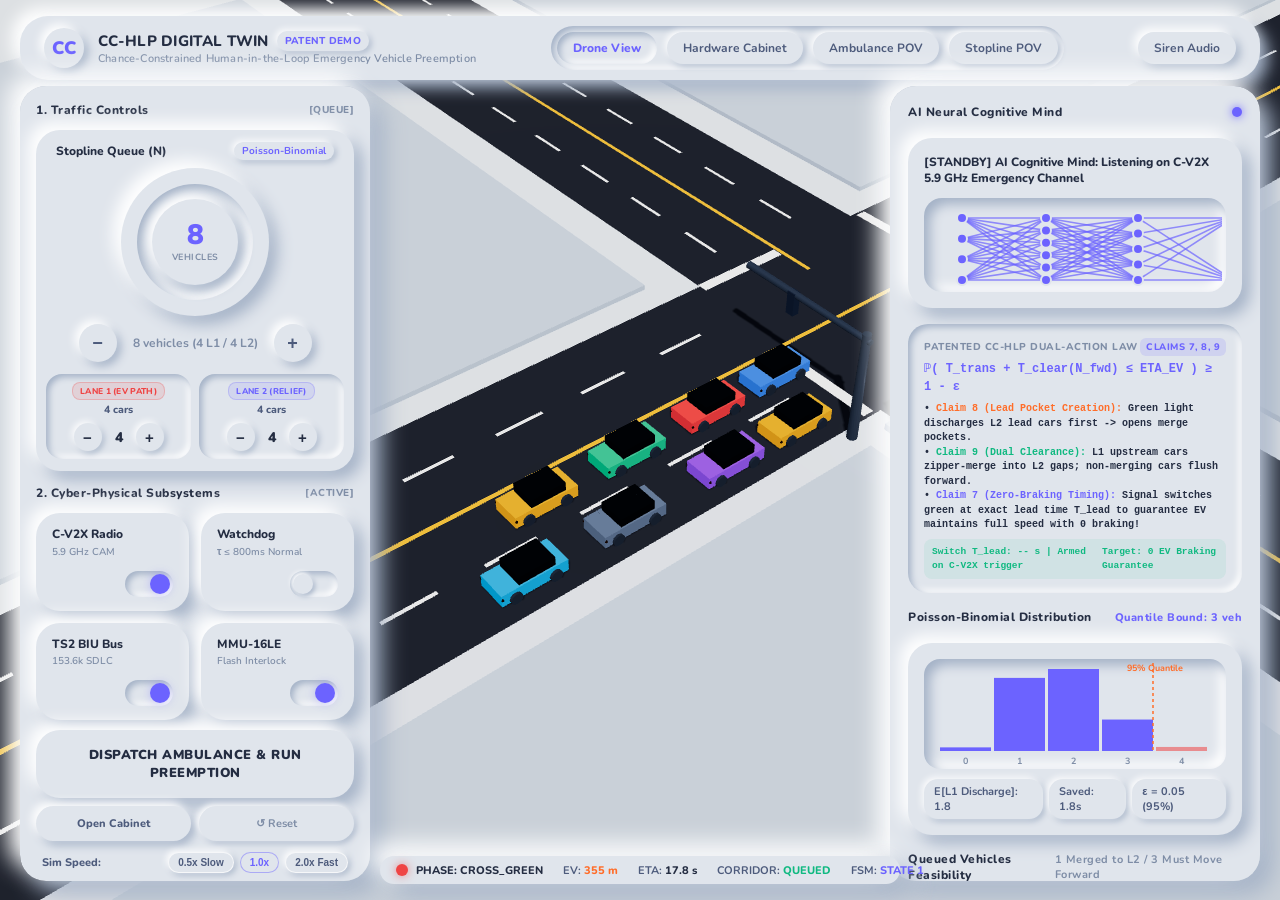
<file: index.html>
<!DOCTYPE html>
<html lang="en">
<head>
  <meta charset="UTF-8">
  <meta name="viewport" content="width=device-width, initial-scale=1.0">
  <title>CC-HLP Cyber-Physical Digital Twin // Neumorphic Smart-Control Suite</title>
  <link rel="icon" type="image/svg+xml" href="favicon.svg">
  <link rel="preconnect" href="https://fonts.googleapis.com">
  <link rel="preconnect" href="https://fonts.gstatic.com" crossorigin>
  <link href="https://fonts.googleapis.com/css2?family=Nunito:wght@400;600;700;800;900&family=Poppins:wght@400;500;600;700&display=swap" rel="stylesheet">
  <style>
    :root {
      /* Neumorphism Signature Palette */
      --neu-bg: #E0E5EC;
      --neu-light: #FFFFFF;
      --neu-dark: #A3B1C6;
      --neu-slate: #4D5B7C;
      --neu-dark-slate: #242D42;
      --neu-muted: #7E8DA6;
      
      /* Accessibility & Emergency Accents */
      --accent-purple: #6C63FF;
      --accent-purple-glow: rgba(108, 99, 255, 0.35);
      --accent-orange: #FF6D29;
      --accent-green: #10B981;
      --accent-red: #EF4444;
      --accent-amber: #F59E0B;
      --accent-cyan: #0284C7;

      /* Standard Shadows */
      --shadow-extruded: -8px -8px 16px var(--neu-light), 8px 8px 16px var(--neu-dark);
      --shadow-extruded-lg: -12px -12px 24px var(--neu-light), 12px 12px 24px var(--neu-dark);
      --shadow-extruded-sm: -4px -4px 10px var(--neu-light), 4px 4px 10px var(--neu-dark);
      --shadow-extruded-xs: -2px -2px 6px var(--neu-light), 2px 2px 6px var(--neu-dark);

      /* Inset (Pressed / Wells / Tracks) */
      --shadow-inset: inset 4px 4px 8px var(--neu-dark), inset -4px -4px 8px var(--neu-light);
      --shadow-inset-deep: inset 6px 6px 12px var(--neu-dark), inset -6px -6px 12px var(--neu-light);
      --shadow-inset-sm: inset 3px 3px 6px var(--neu-dark), inset -3px -3px 6px var(--neu-light);

      --font-stack: 'Nunito', 'Poppins', -apple-system, BlinkMacSystemFont, "Segoe UI", Roboto, sans-serif;
    }

    * {
      box-sizing: border-box;
      margin: 0;
      padding: 0;
      user-select: none;
      -webkit-font-smoothing: antialiased;
    }

    body, html {
      width: 100%;
      height: 100%;
      overflow: hidden;
      background-color: var(--neu-bg);
      font-family: var(--font-stack);
      color: var(--neu-slate);
    }

    /* 3D WebGL Canvas Layer */
    #webgl-canvas {
      position: absolute;
      top: 0;
      left: 0;
      width: 100%;
      height: 100%;
      z-index: 1;
      outline: none;
    }

    /* Neumorphic Top Navigation Bar */
    header {
      position: absolute;
      top: 16px;
      left: 20px;
      right: 20px;
      height: 64px;
      z-index: 10;
      display: flex;
      align-items: center;
      justify-content: space-between;
      padding: 0 24px;
      background: var(--neu-bg);
      border-radius: 28px;
      box-shadow: var(--shadow-extruded);
    }

    .brand-group {
      display: flex;
      align-items: center;
      gap: 14px;
    }

    .logo-badge {
      width: 40px;
      height: 40px;
      border-radius: 50%;
      background: var(--neu-bg);
      box-shadow: var(--shadow-extruded-sm);
      display: flex;
      align-items: center;
      justify-content: center;
      font-weight: 900;
      font-size: 18px;
      color: var(--accent-purple);
    }

    .brand-title h1 {
      font-size: 15px;
      font-weight: 800;
      color: var(--neu-dark-slate);
      letter-spacing: 0.3px;
      display: flex;
      align-items: center;
      gap: 8px;
    }

    .brand-title p {
      font-size: 11px;
      font-weight: 600;
      color: var(--neu-muted);
      letter-spacing: 0.2px;
    }

    /* Camera Switcher Buttons (Neumorphic Inset/Extruded Toggle Group) */
    .camera-switcher {
      display: flex;
      gap: 10px;
      background: var(--neu-bg);
      padding: 6px;
      border-radius: 24px;
      box-shadow: var(--shadow-inset-sm);
    }

    .cam-btn {
      background: var(--neu-bg);
      border: none;
      color: var(--neu-slate);
      padding: 8px 16px;
      border-radius: 20px;
      font-size: 12px;
      font-weight: 700;
      font-family: inherit;
      cursor: pointer;
      transition: all 0.2s cubic-bezier(0.4, 0, 0.2, 1);
      display: flex;
      align-items: center;
      gap: 6px;
      box-shadow: var(--shadow-extruded-xs);
    }

    .cam-btn:hover {
      color: var(--neu-dark-slate);
      transform: translateY(-1px);
    }

    .cam-btn.active {
      color: var(--accent-purple);
      box-shadow: var(--shadow-inset-sm);
      transform: translateY(0);
      font-weight: 800;
    }

    .header-actions {
      display: flex;
      align-items: center;
      gap: 12px;
    }

    .siren-toggle {
      background: var(--neu-bg);
      border: none;
      border-radius: 20px;
      color: var(--neu-slate);
      padding: 8px 16px;
      font-size: 12px;
      font-weight: 700;
      font-family: inherit;
      cursor: pointer;
      display: flex;
      align-items: center;
      gap: 6px;
      box-shadow: var(--shadow-extruded-sm);
      transition: all 0.2s ease;
    }

    .siren-toggle:hover {
      transform: translateY(-1px);
    }

    .siren-toggle.active {
      box-shadow: var(--shadow-inset-sm);
      color: var(--accent-red);
      font-weight: 800;
    }

    /* Left Control Sidebar in Soft Neumorphism */
    .left-panel {
      position: absolute;
      top: 86px;
      left: 20px;
      width: 350px;
      max-height: calc(100vh - 105px);
      z-index: 10;
      background: var(--neu-bg);
      border-radius: 26px;
      padding: 16px 16px 36px 16px;
      overflow-y: auto;
      overflow-x: hidden;
      box-shadow: var(--shadow-extruded-lg);
      display: flex;
      flex-direction: column;
      gap: 10px;
      transition: transform 0.4s cubic-bezier(0.16, 1, 0.3, 1), opacity 0.35s ease;
    }

    .left-panel::-webkit-scrollbar,
    .right-panel::-webkit-scrollbar {
      width: 4px;
    }
    .left-panel::-webkit-scrollbar-track,
    .right-panel::-webkit-scrollbar-track {
      background: transparent;
    }
    .left-panel::-webkit-scrollbar-thumb,
    .right-panel::-webkit-scrollbar-thumb {
      background: rgba(148, 163, 184, 0.4);
      border-radius: 4px;
    }
    .left-panel::-webkit-scrollbar-thumb:hover,
    .right-panel::-webkit-scrollbar-thumb:hover {
      background: rgba(148, 163, 184, 0.7);
    }

    .panel-heading {
      font-size: 12px;
      font-weight: 800;
      letter-spacing: 0.5px;
      color: var(--neu-dark-slate);
      display: flex;
      align-items: center;
      justify-content: space-between;
      padding-bottom: 2px;
    }

    /* =========================================================================
       SIGNATURE NEUMORPHIC THERMOSTAT DIAL (QUEUE COUNT N)
       ========================================================================= */
    .dial-card {
      background: var(--neu-bg);
      border-radius: 24px;
      padding: 12px 10px;
      box-shadow: var(--shadow-extruded);
      display: flex;
      flex-direction: column;
      align-items: center;
      gap: 8px;
    }

    .dial-header {
      width: 100%;
      display: flex;
      justify-content: space-between;
      align-items: center;
      padding: 0 10px;
    }

    .dial-header h3 {
      font-size: 12px;
      font-weight: 800;
      color: var(--neu-dark-slate);
    }

    .dial-header span {
      font-size: 10px;
      font-weight: 700;
      color: var(--accent-purple);
      background: var(--neu-bg);
      padding: 2px 8px;
      border-radius: 10px;
      box-shadow: var(--shadow-extruded-xs);
    }

    .thermostat-dial-wrapper {
      position: relative;
      width: 148px;
      height: 148px;
      display: flex;
      align-items: center;
      justify-content: center;
    }

    /* Outer Extruded Base Ring */
    .dial-outer-ring {
      width: 148px;
      height: 148px;
      border-radius: 50%;
      background: var(--neu-bg);
      box-shadow: var(--shadow-extruded);
      display: flex;
      align-items: center;
      justify-content: center;
    }

    /* Concave Inset Track Ring */
    .dial-inset-track {
      width: 116px;
      height: 116px;
      border-radius: 50%;
      background: var(--neu-bg);
      box-shadow: var(--shadow-inset-deep);
      display: flex;
      align-items: center;
      justify-content: center;
    }

    /* Center Extruded Knob */
    .dial-center-knob {
      width: 86px;
      height: 86px;
      border-radius: 50%;
      background: var(--neu-bg);
      box-shadow: -5px -5px 12px var(--neu-light), 5px 5px 12px var(--neu-dark);
      display: flex;
      flex-direction: column;
      align-items: center;
      justify-content: center;
      cursor: pointer;
      transition: transform 0.2s cubic-bezier(0.175, 0.885, 0.32, 1.275);
    }

    .dial-center-knob:hover {
      transform: scale(1.02);
    }

    .dial-center-knob:active {
      box-shadow: var(--shadow-inset-sm);
    }

    .dial-val-number {
      font-size: 28px;
      font-weight: 900;
      line-height: 1;
      color: var(--accent-purple);
      letter-spacing: -1px;
    }

    .dial-val-label {
      font-size: 9px;
      font-weight: 700;
      color: var(--neu-muted);
      text-transform: uppercase;
      letter-spacing: 0.5px;
      margin-top: 2px;
    }

    /* Stepper Buttons for Circular Dial */
    .dial-controls {
      display: flex;
      align-items: center;
      gap: 16px;
    }

    .dial-btn {
      width: 38px;
      height: 38px;
      border-radius: 50%;
      background: var(--neu-bg);
      border: none;
      box-shadow: var(--shadow-extruded-sm);
      color: var(--neu-slate);
      font-size: 18px;
      font-weight: 800;
      cursor: pointer;
      display: flex;
      align-items: center;
      justify-content: center;
      transition: all 0.15s ease;
    }

    .dial-btn:hover {
      color: var(--accent-purple);
      transform: scale(1.05);
    }

    .dial-btn:active {
      box-shadow: var(--shadow-inset-sm);
      transform: scale(0.96);
    }

    /* Independent Dual-Lane Stepper Grid */
    .lane-queue-grid {
      width: 100%;
      display: grid;
      grid-template-columns: 1fr 1fr;
      gap: 8px;
      margin-top: 4px;
    }

    .lane-queue-card {
      background: var(--neu-bg);
      border-radius: 16px;
      padding: 8px 6px;
      box-shadow: var(--shadow-inset-sm);
      display: flex;
      flex-direction: column;
      align-items: center;
      gap: 6px;
    }

    .lane-queue-header {
      display: flex;
      flex-direction: column;
      align-items: center;
      gap: 2px;
      width: 100%;
    }

    .lane-badge {
      font-size: 8.5px;
      font-weight: 800;
      padding: 2px 7px;
      border-radius: 8px;
      letter-spacing: 0.3px;
    }

    .l1-badge {
      background: rgba(239, 68, 68, 0.12);
      color: var(--accent-red);
      border: 1px solid rgba(239, 68, 68, 0.25);
    }

    .l2-badge {
      background: rgba(108, 99, 255, 0.12);
      color: var(--accent-purple);
      border: 1px solid rgba(108, 99, 255, 0.25);
    }

    .lane-count-val {
      font-size: 10.5px;
      font-weight: 800;
      color: var(--neu-slate);
    }

    .lane-stepper-row {
      display: flex;
      align-items: center;
      justify-content: center;
      gap: 8px;
    }

    .dial-btn-sm {
      width: 28px;
      height: 28px;
      border-radius: 50%;
      background: var(--neu-bg);
      border: none;
      box-shadow: var(--shadow-extruded-xs);
      color: var(--neu-dark-slate);
      font-size: 15px;
      font-weight: 800;
      cursor: pointer;
      display: flex;
      align-items: center;
      justify-content: center;
      transition: all 0.15s ease;
    }

    .dial-btn-sm:hover {
      box-shadow: -2px -2px 6px var(--neu-light), 2px 2px 6px var(--neu-dark);
      color: var(--accent-purple);
    }

    .dial-btn-sm:active {
      box-shadow: var(--shadow-inset-xs);
      transform: scale(0.94);
    }

    .lane-stepper-display {
      font-size: 14px;
      font-weight: 900;
      color: var(--neu-dark-slate);
      min-width: 18px;
      text-align: center;
    }

    /* =========================================================================
       4 ROOM TOGGLE CARDS (CYBER-PHYSICAL SUBSYSTEMS)
       ========================================================================= */
    .toggle-grid {
      display: grid;
      grid-template-columns: repeat(2, 1fr);
      gap: 12px;
    }

    .neu-toggle-card {
      background: var(--neu-bg);
      border-radius: 24px;
      padding: 14px 16px;
      box-shadow: var(--shadow-extruded);
      display: flex;
      flex-direction: column;
      justify-content: space-between;
      gap: 12px;
      transition: all 0.2s ease;
      cursor: pointer;
    }

    .neu-toggle-card:hover {
      transform: translateY(-2px);
    }

    .toggle-text h4 {
      font-size: 12px;
      font-weight: 800;
      color: var(--neu-dark-slate);
      line-height: 1.3;
    }

    .toggle-text p {
      font-size: 10px;
      font-weight: 600;
      color: var(--neu-muted);
      margin-top: 2px;
    }

    /* Neumorphic Sliding Switch */
    .neu-switch {
      align-self: flex-end;
      width: 48px;
      height: 26px;
      border-radius: 13px;
      background: var(--neu-bg);
      box-shadow: var(--shadow-inset-sm);
      position: relative;
      cursor: pointer;
      transition: background 0.25s ease;
    }

    .neu-switch-knob {
      position: absolute;
      top: 3px;
      left: 3px;
      width: 20px;
      height: 20px;
      border-radius: 50%;
      background: var(--neu-bg);
      box-shadow: -2px -2px 5px var(--neu-light), 2px 2px 5px var(--neu-dark);
      transition: transform 0.25s cubic-bezier(0.175, 0.885, 0.32, 1.275), background 0.2s ease;
    }

    .neu-toggle-card.active .neu-switch-knob {
      transform: translateX(22px);
      background: var(--accent-purple);
      box-shadow: 0 0 10px var(--accent-purple-glow);
    }

    .neu-toggle-card.danger.active .neu-switch-knob {
      transform: translateX(22px);
      background: var(--accent-red);
      box-shadow: 0 0 10px rgba(239, 68, 68, 0.5);
    }

    /* =========================================================================
       PILL SLIDERS (CONTINUOUS SIMULATION PARAMETERS)
       ========================================================================= */
    .slider-card {
      background: var(--neu-bg);
      border-radius: 24px;
      padding: 16px 18px;
      box-shadow: var(--shadow-extruded);
      display: flex;
      flex-direction: column;
      gap: 10px;
    }

    .slider-label-row {
      display: flex;
      justify-content: space-between;
      align-items: center;
      font-size: 12px;
      font-weight: 700;
      color: var(--neu-slate);
    }

    .slider-val-tag {
      font-weight: 800;
      color: var(--accent-purple);
      font-size: 12px;
    }

    /* Inset Pill Slider Track */
    .pill-slider-container {
      position: relative;
      width: 100%;
      height: 16px;
      background: var(--neu-bg);
      border-radius: 8px;
      box-shadow: var(--shadow-inset-deep);
      display: flex;
      align-items: center;
      cursor: pointer;
    }

    .pill-slider-fill {
      height: 10px;
      margin-left: 3px;
      border-radius: 5px;
      background: linear-gradient(90deg, #6C63FF, #8B85FF);
      pointer-events: none;
      transition: width 0.08s ease;
    }

    .pill-slider-input {
      position: absolute;
      top: 0;
      left: 0;
      width: 100%;
      height: 100%;
      opacity: 0;
      cursor: pointer;
      margin: 0;
    }

    /* =========================================================================
       TACTILE ACTION BUTTONS
       ========================================================================= */
    .btn-neu-primary {
      background: var(--neu-bg);
      color: var(--neu-dark-slate);
      border: none;
      padding: 16px 20px;
      border-radius: 24px;
      font-family: inherit;
      font-weight: 900;
      font-size: 13px;
      letter-spacing: 0.5px;
      cursor: pointer;
      display: flex;
      align-items: center;
      justify-content: center;
      gap: 10px;
      box-shadow: var(--shadow-extruded);
      transition: all 0.2s cubic-bezier(0.16, 1, 0.3, 1);
    }

    .btn-neu-primary:hover {
      transform: translateY(-2px);
      color: var(--accent-purple);
      box-shadow: var(--shadow-extruded-lg);
    }

    .btn-neu-primary:active, .btn-neu-primary.running {
      transform: translateY(1px);
      box-shadow: var(--shadow-inset);
      color: var(--accent-purple);
    }

    .btn-neu-cabinet {
      background: var(--neu-bg);
      border: none;
      color: var(--neu-slate);
      padding: 13px 18px;
      border-radius: 20px;
      font-family: inherit;
      font-weight: 800;
      font-size: 12px;
      cursor: pointer;
      display: flex;
      align-items: center;
      justify-content: center;
      gap: 8px;
      box-shadow: var(--shadow-extruded-sm);
      transition: all 0.2s ease;
    }

    .btn-neu-cabinet:hover {
      color: var(--accent-purple);
      transform: translateY(-1px);
    }

    .btn-neu-cabinet:active {
      box-shadow: var(--shadow-inset-sm);
      transform: translateY(0);
    }

    .btn-neu-reset {
      background: var(--neu-bg);
      border: none;
      color: var(--neu-muted);
      padding: 11px 16px;
      border-radius: 18px;
      font-family: inherit;
      font-weight: 700;
      font-size: 12px;
      cursor: pointer;
      box-shadow: var(--shadow-extruded-xs);
      transition: all 0.2s;
    }

    .btn-neu-reset:hover {
      color: var(--neu-dark-slate);
    }

    .btn-neu-reset:active {
      box-shadow: var(--shadow-inset-sm);
    }

    .sim-speed-btn {
      background: var(--neu-bg);
      border: 1px solid rgba(255, 255, 255, 0.7);
      border-radius: 12px;
      padding: 4px 9px;
      font-size: 10px;
      font-weight: 800;
      color: var(--neu-slate);
      box-shadow: var(--shadow-extruded-xs);
      cursor: pointer;
      transition: all 0.2s cubic-bezier(0.16, 1, 0.3, 1);
    }

    .sim-speed-btn:hover {
      color: var(--accent-purple);
      transform: translateY(-1px);
    }

    .sim-speed-btn.active {
      box-shadow: var(--shadow-inset-xs);
      color: var(--accent-purple);
      border-color: rgba(108, 99, 255, 0.45);
      background: var(--neu-bg);
    }

    /* =========================================================================
       RIGHT AI MIND & PATENT COGNITIVE PANEL
       ========================================================================= */
    .right-panel {
      position: absolute;
      top: 86px;
      right: 20px;
      width: 370px;
      max-height: calc(100vh - 105px);
      z-index: 10;
      background: var(--neu-bg);
      border-radius: 26px;
      padding: 18px 18px 36px 18px;
      overflow-y: auto;
      overflow-x: hidden;
      box-shadow: var(--shadow-extruded-lg);
      display: flex;
      flex-direction: column;
      gap: 12px;
      transition: transform 0.4s cubic-bezier(0.16, 1, 0.3, 1), opacity 0.35s ease;
    }

    /* AI Neural Cognitive Monitor */
    .neu-neural-card {
      background: var(--neu-bg);
      border-radius: 24px;
      padding: 16px;
      box-shadow: var(--shadow-extruded);
      display: flex;
      flex-direction: column;
      gap: 12px;
    }

    .thinking-status {
      display: flex;
      align-items: center;
      gap: 8px;
      font-size: 12px;
      font-weight: 800;
      color: var(--neu-dark-slate);
    }

    .pulse-dot {
      width: 10px;
      height: 10px;
      border-radius: 50%;
      background: var(--accent-purple);
      box-shadow: 0 0 10px var(--accent-purple);
      animation: pulse-ring 1.8s infinite;
    }

    @keyframes pulse-ring {
      0% { transform: scale(0.9); opacity: 0.6; }
      50% { transform: scale(1.3); opacity: 1; }
      100% { transform: scale(0.9); opacity: 0.6; }
    }

    .neu-svg-box {
      width: 100%;
      height: 94px;
      background: var(--neu-bg);
      border-radius: 18px;
      box-shadow: var(--shadow-inset-deep);
      overflow: hidden;
      padding: 4px;
    }

    /* Math Formula Block */
    .neu-math-block {
      background: var(--neu-bg);
      border-radius: 20px;
      padding: 14px 16px;
      box-shadow: var(--shadow-inset-sm);
      font-family: 'Courier New', monospace;
      font-size: 12px;
      line-height: 1.5;
      color: var(--neu-dark-slate);
    }

    .math-formula-title {
      font-size: 10px;
      text-transform: uppercase;
      color: var(--neu-muted);
      margin-bottom: 4px;
      font-family: var(--font-stack);
      font-weight: 800;
      letter-spacing: 0.5px;
    }

    /* Distribution Canvas Card */
    .neu-dist-card {
      background: var(--neu-bg);
      border-radius: 24px;
      padding: 16px;
      box-shadow: var(--shadow-extruded);
      display: flex;
      flex-direction: column;
      gap: 10px;
    }

    .cvs-inset-well {
      width: 100%;
      height: 110px;
      border-radius: 16px;
      background: var(--neu-bg);
      box-shadow: var(--shadow-inset-deep);
      overflow: hidden;
      display: flex;
      align-items: center;
      justify-content: center;
    }

    #dist-canvas {
      width: 100%;
      height: 110px;
      display: block;
    }

    .dist-meta {
      display: flex;
      justify-content: space-between;
      gap: 6px;
    }

    .dist-badge {
      background: var(--neu-bg);
      padding: 5px 10px;
      border-radius: 14px;
      box-shadow: var(--shadow-extruded-xs);
      font-size: 11px;
      font-weight: 700;
      color: var(--neu-slate);
    }

    /* Live Queued Vehicles Feasibility Feed */
    .vehicle-p-list {
      display: flex;
      flex-direction: column;
      gap: 8px;
      max-height: 160px;
      overflow-y: auto;
      padding: 4px;
    }

    .neu-v-item {
      display: flex;
      align-items: center;
      justify-content: space-between;
      background: var(--neu-bg);
      padding: 10px 14px;
      border-radius: 18px;
      box-shadow: var(--shadow-extruded-sm);
      font-size: 12px;
      font-weight: 700;
      transition: all 0.2s ease;
    }

    .neu-v-item:hover {
      transform: translateX(2px);
    }

    .neu-p-bar-track {
      width: 64px;
      height: 8px;
      background: var(--neu-bg);
      box-shadow: var(--shadow-inset-sm);
      border-radius: 4px;
      overflow: hidden;
      margin-left: 8px;
    }

    .neu-p-bar-fill {
      height: 100%;
      border-radius: 4px;
      transition: width 0.3s ease;
    }

    /* =========================================================================
       BOTTOM TELEMETRY BANNER
       ========================================================================= */
    .telemetry-banner {
      position: absolute;
      bottom: 16px;
      left: 50%;
      transform: translateX(-50%);
      z-index: 20;
      background: var(--neu-bg);
      border-radius: 20px;
      padding: 6px 16px;
      display: flex;
      align-items: center;
      gap: 10px;
      font-size: 11px;
      font-weight: 700;
      box-shadow: var(--shadow-extruded-lg);
      color: var(--neu-slate);
      white-space: nowrap;
      pointer-events: auto;
      max-width: calc(100vw - 760px);
    }
    @media (max-width: 1180px) {
      .telemetry-banner {
        font-size: 10px;
        padding: 5px 12px;
        gap: 8px;
        max-width: calc(100vw - 720px);
      }
    }

    .signal-indicator {
      display: flex;
      align-items: center;
      gap: 8px;
      font-weight: 800;
      color: var(--neu-dark-slate);
    }

    .signal-bulb {
      width: 12px;
      height: 12px;
      border-radius: 50%;
      background: var(--accent-red);
      box-shadow: 0 0 10px rgba(239, 68, 68, 0.6);
      transition: all 0.3s ease;
    }

    .signal-bulb.green {
      background: var(--accent-green);
      box-shadow: 0 0 12px rgba(16, 185, 129, 0.8);
    }

    .signal-bulb.amber {
      background: var(--accent-amber);
      box-shadow: 0 0 12px rgba(245, 158, 11, 0.8);
    }

    .telemetry-divider {
      width: 2px;
      height: 16px;
      background: var(--neu-dark);
      border-radius: 1px;
      opacity: 0.5;
    }

    /* =========================================================================
       NEMA TS2 CABINET HARDWARE INSPECTION CARDS (RIGHT PANEL INTEGRATION)
       ========================================================================= */
    #panel-cabinet-view {
      animation: fadeIn 0.3s cubic-bezier(0.16, 1, 0.3, 1);
    }

    @keyframes fadeIn {
      from { opacity: 0; transform: translateY(8px); }
      to { opacity: 1; transform: translateY(0); }
    }

    .neu-hw-card {
      background: var(--neu-bg);
      border-radius: 16px;
      padding: 9px 12px;
      box-shadow: var(--shadow-extruded-sm);
      cursor: pointer;
      transition: all 0.2s;
      display: flex;
      flex-direction: column;
      gap: 4px;
      border: 1px solid rgba(255, 255, 255, 0.6);
    }

    .neu-hw-card:hover {
      transform: translateY(-2px);
      box-shadow: var(--shadow-extruded);
    }

    .neu-hw-card.selected {
      box-shadow: var(--shadow-inset-sm);
      background: var(--neu-bg);
      border-color: rgba(108, 99, 255, 0.4);
    }

    .hw-icon {
      font-size: 16px;
    }

    .hw-name {
      font-size: 12px;
      font-weight: 800;
      color: var(--neu-dark-slate);
    }

    .hw-claim {
      font-size: 9.5px;
      color: var(--accent-purple);
      font-weight: 800;
    }

    .hw-desc {
      font-size: 10.5px;
      font-weight: 600;
      color: var(--neu-muted);
      line-height: 1.35;
    }

    .neu-hw-detail {
      background: var(--neu-bg);
      border-radius: 16px;
      padding: 12px 14px;
      box-shadow: var(--shadow-inset-sm);
      font-size: 11px;
      line-height: 1.45;
    }

    /* Custom Neumorphic Scrollbar */
    ::-webkit-scrollbar {
      width: 6px;
    }
    ::-webkit-scrollbar-track {
      background: var(--neu-bg);
    }
    ::-webkit-scrollbar-thumb {
      background: var(--neu-dark);
      border-radius: 3px;
    }
  </style>
  <script src="three.min.js"></script>
</head>
<body>

  <!-- WebGL Render Canvas -->
  <div id="webgl-canvas"></div>

  <!-- Neumorphic Header -->
  <header>
    <div class="brand-group">
      <div class="logo-badge">CC</div>
      <div class="brand-title">
        <h1>CC-HLP DIGITAL TWIN <span style="font-size:10px; padding:3px 8px; border-radius:12px; background:var(--neu-bg); color:var(--accent-purple); box-shadow:var(--shadow-extruded-xs); font-weight:800;">PATENT DEMO</span></h1>
        <p>Chance-Constrained Human-in-the-Loop Emergency Vehicle Preemption</p>
      </div>
    </div>

    <!-- Camera Switcher -->
    <div class="camera-switcher">
      <button class="cam-btn active" id="btn-cam-drone" title="Wide Corridor Aerial View">Drone View</button>
      <button class="cam-btn" id="btn-cam-cabinet" title="Zoom into roadside hardware">Hardware Cabinet</button>
      <button class="cam-btn" id="btn-cam-ambulance" title="Follow approaching ambulance">Ambulance POV</button>
      <button class="cam-btn" id="btn-cam-stopline" title="Queued cars at stopline">Stopline POV</button>
    </div>

    <!-- Actions -->
    <div class="header-actions">
      <button class="siren-toggle" id="btn-siren-audio">Siren Audio</button>
    </div>
  </header>

  <!-- Left Simulation Controls Panel -->
  <div class="left-panel">
    <div class="panel-heading">
      <span>1. Traffic Controls</span>
      <span style="font-size:10px; font-weight:800; color:var(--neu-muted);">[QUEUE]</span>
    </div>

    <!-- SIGNATURE NEUMORPHIC THERMOSTAT DIAL (QUEUE COUNT N) -->
    <div class="dial-card">
      <div class="dial-header">
        <h3>Stopline Queue (N)</h3>
        <span id="dial-badge">Poisson-Binomial</span>
      </div>

      <div class="thermostat-dial-wrapper">
        <div class="dial-outer-ring">
          <div class="dial-inset-track">
            <div class="dial-center-knob" id="dial-knob" title="Click or use buttons to adjust cars">
              <span class="dial-val-number" id="dial-queue-num">8</span>
              <span class="dial-val-label">Vehicles</span>
            </div>
          </div>
        </div>
      </div>

      <!-- Stepper Buttons for Queue Dial -->
      <div class="dial-controls">
        <button class="dial-btn" id="btn-dial-minus" title="Decrease Queue">−</button>
        <span style="font-size:12px; font-weight:700; color:var(--neu-muted);" id="val-queue-count">8 vehicles (4 L1 / 4 L2)</span>
        <button class="dial-btn" id="btn-dial-plus" title="Increase Queue">+</button>
      </div>

      <!-- Independent Dual-Lane Steppers -->
      <div class="lane-queue-grid">
        <!-- Lane 1 Stepper -->
        <div class="lane-queue-card l1-card">
          <div class="lane-queue-header">
            <span class="lane-badge l1-badge">LANE 1 (EV PATH)</span>
            <span class="lane-count-val" id="val-l1-count">4 cars</span>
          </div>
          <div class="lane-stepper-row">
            <button class="dial-btn-sm" id="btn-l1-minus" title="Decrease Lane 1 Queue">−</button>
            <span class="lane-stepper-display" id="num-l1-display">4</span>
            <button class="dial-btn-sm" id="btn-l1-plus" title="Increase Lane 1 Queue">+</button>
          </div>
        </div>

        <!-- Lane 2 Stepper -->
        <div class="lane-queue-card l2-card">
          <div class="lane-queue-header">
            <span class="lane-badge l2-badge">LANE 2 (RELIEF)</span>
            <span class="lane-count-val" id="val-l2-count">4 cars</span>
          </div>
          <div class="lane-stepper-row">
            <button class="dial-btn-sm" id="btn-l2-minus" title="Decrease Lane 2 Queue">−</button>
            <span class="lane-stepper-display" id="num-l2-display">4</span>
            <button class="dial-btn-sm" id="btn-l2-plus" title="Increase Lane 2 Queue">+</button>
          </div>
        </div>
      </div>

      <!-- Hidden standard slider for sync & backward compatibility -->
      <input type="range" id="slider-queue" min="2" max="20" step="1" value="8" style="display:none;">
    </div>

    <div class="panel-heading" style="margin-top:4px;">
      <span>2. Cyber-Physical Subsystems</span>
      <span style="font-size:10px; font-weight:800; color:var(--neu-muted);">[ACTIVE]</span>
    </div>

    <!-- 4 ROOM TOGGLE CARDS (MATCHING USER REFERENCE DESIGN) -->
    <div class="toggle-grid">
      <!-- Card 1: C-V2X Radio / Participatory App -->
      <div class="neu-toggle-card active" id="card-toggle-v2x" title="Toggle 5.9 GHz C-V2X vehicular radio (CAM messages)">
        <div class="toggle-text">
          <h4>C-V2X Radio</h4>
          <p id="sub-v2x">5.9 GHz CAM</p>
        </div>
        <div class="neu-switch" id="switch-v2x">
          <div class="neu-switch-knob"></div>
        </div>
      </div>

      <!-- Card 2: Latency Watchdog -->
      <div class="neu-toggle-card danger" id="btn-toggle-latency" title="Toggle controller heartbeat watchdog timer (&tau; &le; 800ms)">
        <div class="toggle-text">
          <h4>Watchdog</h4>
          <p id="sub-watchdog">&tau; &le; 800ms Normal</p>
        </div>
        <div class="neu-switch" id="switch-latency">
          <div class="neu-switch-knob"></div>
        </div>
        <input type="checkbox" id="check-latency" style="display:none;">
      </div>

      <!-- Card 3: NEMA TS2 BIU Bus -->
      <div class="neu-toggle-card active" id="card-toggle-biu" title="Toggle 153.6 kbps NEMA TS2 BIU SDLC detector bus">
        <div class="toggle-text">
          <h4>TS2 BIU Bus</h4>
          <p id="sub-biu">153.6k SDLC</p>
        </div>
        <div class="neu-switch" id="switch-biu">
          <div class="neu-switch-knob"></div>
        </div>
      </div>

      <!-- Card 4: MMU Conflict Interlock -->
      <div class="neu-toggle-card active" id="card-toggle-mmu" title="Toggle MMU-16LE hardware conflict monitor interlock">
        <div class="toggle-text">
          <h4>MMU-16LE</h4>
          <p id="sub-mmu">Flash Interlock</p>
        </div>
        <div class="neu-switch" id="switch-mmu">
          <div class="neu-switch-knob"></div>
        </div>
      </div>
    </div>

    <!-- Prominent Action Controls -->
    <div style="display:flex; flex-direction:column; gap:8px;">
      <button class="btn-neu-primary" id="btn-run-preemption">
        <span>DISPATCH AMBULANCE & RUN PREEMPTION</span>
      </button>

      <div style="display:grid; grid-template-columns: 1fr 1fr; gap:8px;">
        <button class="btn-neu-cabinet" id="btn-open-cabinet-direct" style="padding:10px 8px; font-size:11px;">
          <span>Open Cabinet</span>
        </button>
        <button class="btn-neu-reset" id="btn-reset-sim" style="padding:10px 8px; font-size:11px;">
          <span>↺ Reset</span>
        </button>
      </div>

      <!-- Simulation Playback Speed -->
      <div style="display:flex; align-items:center; justify-content:space-between; padding:3px 6px;">
        <span style="font-size:11px; font-weight:800; color:var(--neu-slate);">Sim Speed:</span>
        <div style="display:flex; gap:6px;">
          <button class="sim-speed-btn" data-speed="0.5">0.5x Slow</button>
          <button class="sim-speed-btn active" data-speed="1.0">1.0x</button>
          <button class="sim-speed-btn" data-speed="2.0">2.0x Fast</button>
        </div>
      </div>
    </div>

    <div class="panel-heading" style="margin-top:2px;">
      <span>3. Dynamic Parameters</span>
      <span style="font-size:10px; font-weight:800; color:var(--neu-muted);">[PARAMS]</span>
    </div>

    <!-- Pill Slider 1: Ambulance Speed -->
    <div class="slider-card" style="padding:12px 14px; gap:6px;">
      <div class="slider-label-row">
        <span>Ambulance Velocity (v_EV)</span>
        <span class="slider-val-tag" id="val-speed">72 km/h (20 m/s)</span>
      </div>
      <div class="pill-slider-container" id="track-speed">
        <div class="pill-slider-fill" id="fill-speed" style="width: 65%;"></div>
        <input type="range" class="pill-slider-input" id="slider-speed" min="20" max="100" step="5" value="72">
      </div>
    </div>

    <!-- Pill Slider 2: Participatory Adoption -->
    <div class="slider-card" style="padding:12px 14px; gap:6px;">
      <div class="slider-label-row">
        <span>App Adoption (ρ_app)</span>
        <span class="slider-val-tag" id="val-adoption">75%</span>
      </div>
      <div class="pill-slider-container" id="track-adoption">
        <div class="pill-slider-fill" id="fill-adoption" style="width: 75%;"></div>
        <input type="range" class="pill-slider-input" id="slider-adoption" min="0" max="100" step="5" value="75">
      </div>
    </div>

    <!-- Pill Slider 3: Driver Reaction Profile -->
    <div class="slider-card" style="padding:12px 14px; gap:6px;">
      <div class="slider-label-row">
        <span>Driver Reaction Profile (μ)</span>
        <span class="slider-val-tag" id="val-profile">Alerted (μ=1.7s)</span>
      </div>
      <div class="pill-slider-container" id="track-profile">
        <div class="pill-slider-fill" id="fill-profile" style="width: 50%;"></div>
        <input type="range" class="pill-slider-input" id="slider-profile" min="1" max="3" step="1" value="2">
      </div>
    </div>
  </div>

  <!-- Right AI Mind & Patent Brain Panel (Dual Mode: AI Mind / Cabinet Rack) -->
  <div class="right-panel">
    <!-- View A: AI Neural Cognitive Mind (For Corridor Simulation) -->
    <div id="panel-ai-view" style="display:flex; flex-direction:column; gap:16px;">
      <div class="panel-heading">
        <span>AI Neural Cognitive Mind</span>
        <span class="pulse-dot"></span>
      </div>

      <!-- Real-Time AI Mind Activity Card -->
      <div class="neu-neural-card">
        <div class="thinking-status" id="neural-status-text">
          <span>COGNITIVE STATE: IDLE // READY</span>
        </div>
        <div class="neu-svg-box">
          <svg id="neural-svg" width="100%" height="94" style="display:block;"></svg>
        </div>
      </div>

      <!-- Patent Mathematical Law -->
      <div class="neu-math-block">
        <div class="math-formula-title" style="display:flex; justify-content:space-between; align-items:center;">
          <span>Patented CC-HLP Dual-Action Law</span>
          <span style="font-size:9.5px; background:rgba(108,99,255,0.15); color:var(--accent-purple); padding:2px 6px; border-radius:6px; font-weight:800;">CLAIMS 7, 8, 9</span>
        </div>
        <div style="font-weight:800; color:var(--accent-purple); font-size:12px; margin-top:4px;">
          ℙ( T_trans + T_clear(N_fwd) ≤ ETA_EV ) ≥ 1 - ε
        </div>
        <div style="color:var(--neu-dark-slate); font-size:10px; margin-top:6px; font-weight:700; line-height:1.45;">
          • <span style="color:var(--accent-orange);">Claim 8 (Lead Pocket Creation):</span> Green light discharges L2 lead cars first -> opens merge pockets.<br>
          • <span style="color:var(--accent-green);">Claim 9 (Dual Clearance):</span> L1 upstream cars zipper-merge into L2 gaps; non-merging cars flush forward.<br>
          • <span style="color:var(--accent-purple);">Claim 7 (Zero-Braking Timing):</span> Signal switches green at exact lead time T_lead to guarantee EV maintains full speed with 0 braking!
        </div>
        <div style="margin-top:6px; padding:6px 8px; border-radius:8px; background:rgba(16,185,129,0.08); font-size:9.5px; font-weight:700; color:var(--accent-green); display:flex; justify-content:space-between;">
          <span id="patent-dynamic-timing">T_lead: -- s | Forward: -- veh</span>
          <span id="patent-ev-guarantee">Clearance: 100% Guaranteed</span>
        </div>
      </div>

      <div class="panel-heading">
        <span>Poisson-Binomial Distribution</span>
        <span style="font-size:11px; font-weight:800; color:var(--accent-purple);" id="pb-crit-badge">N_leave: --</span>
      </div>

      <!-- Live Distribution Canvas Card -->
      <div class="neu-dist-card">
        <div class="cvs-inset-well">
          <canvas id="dist-canvas"></canvas>
        </div>
        <div class="dist-meta">
          <span class="dist-badge" id="lbl-mean-rem">E[N_leave]: --</span>
          <span class="dist-badge" id="lbl-lead-saved">Saved: --</span>
          <span class="dist-badge" id="lbl-risk-tol">&epsilon; = 0.05 (95%)</span>
        </div>
      </div>

      <div class="panel-heading">
        <span>Queued Vehicles Feasibility</span>
        <span style="font-size:11px; font-weight:700; color:var(--neu-muted);" id="lbl-queue-summary">--</span>
      </div>

      <!-- Live Vehicle Probability List -->
      <div class="vehicle-p-list" id="vehicle-p-container">
        <div style="font-size:12px; color:var(--neu-muted); padding:16px 0; text-align:center; font-weight:600;">
          Vehicles will be scanned upon ambulance approach.
        </div>
      </div>
    </div>

    <!-- View B: Hardware Rack Modules (For Cabinet Inspection - ZERO OVERLAP) -->
    <div id="panel-cabinet-view" style="display:none; flex-direction:column; gap:12px;">
      <div class="panel-heading">
        <span>Roadside Hardware Rack (NEMA TS2)</span>
        <span style="font-size:10px; font-weight:800; color:var(--accent-green); background:var(--neu-bg); padding:2px 8px; border-radius:10px; box-shadow:var(--shadow-extruded-xs);">NEMA TS2 TYPE 1</span>
      </div>

      <div style="display:flex; flex-direction:column; gap:8px;">
        <!-- 1. Edge Compute -->
        <div class="neu-hw-card selected" data-hw="edge">
          <div style="display:flex; align-items:center; justify-content:space-between;">
            <div style="display:flex; align-items:center; gap:8px;">
              <span class="hw-icon">[CPU]</span>
              <span class="hw-name">Edge Processor</span>
            </div>
            <span class="hw-claim">CLAIM 1 & 15</span>
          </div>
          <div class="hw-desc">Raspberry Pi 5 / Jetson Orin running 100ms deterministic CC-HLP daemon.</div>
        </div>

        <!-- 2. Galvanic Isolation -->
        <div class="neu-hw-card" data-hw="relay">
          <div style="display:flex; align-items:center; justify-content:space-between;">
            <div style="display:flex; align-items:center; gap:8px;">
              <span class="hw-icon">[RLY]</span>
              <span class="hw-name">Optocoupler Relay</span>
            </div>
            <span class="hw-claim">CLAIM 3</span>
          </div>
          <div class="hw-desc">2500 Vrms optical galvanic isolation to Preempt Test inputs.</div>
        </div>

        <!-- 3. TS2 BIU Backplane -->
        <div class="neu-hw-card" data-hw="ts2">
          <div style="display:flex; align-items:center; justify-content:space-between;">
            <div style="display:flex; align-items:center; gap:8px;">
              <span class="hw-icon">[BIU]</span>
              <span class="hw-name">NEMA TS2 BIU</span>
            </div>
            <span class="hw-claim">CLAIM 4</span>
          </div>
          <div class="hw-desc">153.6 kbps Port 1 SDLC synchronous bus to signal load switches.</div>
        </div>

        <!-- 4. MMU Interlock -->
        <div class="neu-hw-card" data-hw="mmu">
          <div style="display:flex; align-items:center; justify-content:space-between;">
            <div style="display:flex; align-items:center; gap:8px;">
              <span class="hw-icon">[MMU]</span>
              <span class="hw-name">MMU-16LE Monitor</span>
            </div>
            <span class="hw-claim">CLAIM 5 & 14</span>
          </div>
          <div class="hw-desc">Independent conflict crowbar trips flash within ≤ 450ms.</div>
        </div>

        <!-- 5. Watchdog Timer -->
        <div class="neu-hw-card" data-hw="watchdog">
          <div style="display:flex; align-items:center; justify-content:space-between;">
            <div style="display:flex; align-items:center; gap:8px;">
              <span class="hw-icon">[WDG]</span>
              <span class="hw-name">800ms Watchdog</span>
            </div>
            <span class="hw-claim">CLAIM 12</span>
          </div>
          <div class="hw-desc">Hardware heartbeat failsafe drops to State 3 on packet loss.</div>
        </div>

        <!-- 6. C-V2X Telematics -->
        <div class="neu-hw-card" data-hw="v2x">
          <div style="display:flex; align-items:center; justify-content:space-between;">
            <div style="display:flex; align-items:center; gap:8px;">
              <span class="hw-icon">[V2X]</span>
              <span class="hw-name">C-V2X Transceiver</span>
            </div>
            <span class="hw-claim">CLAIM 2</span>
          </div>
          <div class="hw-desc">5.9 GHz vehicular transceiver decoding ambulance & civilian CAMs.</div>
        </div>
      </div>

      <!-- Active Hardware Detail Callout -->
      <div class="neu-hw-detail" id="hw-active-detail">
        <strong style="color:var(--accent-purple);" id="hw-detail-title">EDGE COMPUTING PROCESSOR (RASPBERRY PI 5 / JETSON ORIN)</strong><br>
        <span id="hw-detail-body" style="color:var(--neu-muted);">
          Executes the CC-HLP decision loop deterministically at 100 ms discrete cycle intervals. Computes the exact discrete Poisson-Binomial recursive convolution in &lt;1.5 ms for up to 30 queued vehicles. Subordinate to the independent hardware conflict monitor.
        </span>
      </div>

      <button class="btn-neu-primary" id="btn-return-corridor" style="margin-top:4px;">
        <span>Back to Corridor View</span>
      </button>
    </div>
  </div>

  <!-- Bottom Telemetry Banner -->
  <div class="telemetry-banner">
    <div class="signal-indicator">
      <div class="signal-bulb" id="active-bulb"></div>
      <span id="lbl-signal-phase">CROSS_GREEN</span>
    </div>
    <div class="telemetry-divider"></div>
    <div>EV: <span style="font-weight:800; color:var(--accent-orange);" id="lbl-ev-dist">-- m</span></div>
    <div class="telemetry-divider"></div>
    <div>ETA: <span style="font-weight:800; color:var(--neu-dark-slate);" id="lbl-ev-eta">-- s</span></div>
    <div class="telemetry-divider"></div>
    <div>CORRIDOR: <span style="font-weight:800; color:var(--accent-green);" id="lbl-seam-width">OPEN</span></div>
    <div class="telemetry-divider"></div>
    <div>FSM: <span style="font-weight:800; color:var(--accent-purple);" id="lbl-fsm-mode">STATE 1</span></div>
  </div>

  <!-- Procedural 3D World & Simulation Engine -->
  <script>
    // =========================================================================
    // 1. BRAND PALETTE & CONSTANTS
    // =========================================================================
    const BRAND = {
      orange: 0xFF6D29,
      purple: 0x6C63FF,
      darkSlate: 0x242D42,
      slate: 0x4D5B7C,
      grey: 0xE0E5EC,
      white: 0xFFFFFF,
      green: 0x10B981,
      amber: 0xF59E0B,
      red: 0xEF4444,
      cyan: 0x0284C7,
      asphalt: 0x222630,
      curb: 0xB0BCCB,
    };

    // =========================================================================
    // 2. THREE.JS SCENE, CAMERA, & RENDERER SETUP
    // =========================================================================
    const container = document.getElementById('webgl-canvas');
    const scene = new THREE.Scene();
    
    // Daylit Neumorphic Atmosphere with clean linear depth fog
    scene.background = new THREE.Color(0xE0E5EC);
    scene.fog = new THREE.Fog(0xE0E5EC, 250, 950);

    const camera = new THREE.PerspectiveCamera(40, window.innerWidth / window.innerHeight, 0.5, 800);
    
    // Camera Preset Targets
    const CAM_PRESETS = {
      drone: { pos: new THREE.Vector3(42, 46, 52), look: new THREE.Vector3(2.0, 0, 20.0) },
      cabinet: { pos: new THREE.Vector3(9.6, 2.15, 12.8), look: new THREE.Vector3(11.2, 1.85, 7.2) },
      ambulance: { pos: new THREE.Vector3(2.0, 7.5, 22), look: new THREE.Vector3(2.0, 1.8, -20), isDynamic: true },
      stopline: { pos: new THREE.Vector3(2.0, 3.2, 1.0), look: new THREE.Vector3(2.0, 2.0, 45.0) },
    };

    let activeCamPreset = 'drone';
    let targetCamPos = CAM_PRESETS.drone.pos.clone();
    let targetCamLook = CAM_PRESETS.drone.look.clone();
    let currentCamLook = CAM_PRESETS.drone.look.clone();

    camera.position.copy(targetCamPos);
    camera.lookAt(currentCamLook);

    let renderer;
    try {
      renderer = new THREE.WebGLRenderer({ antialias: true, powerPreference: 'high-performance' });
    } catch (e) {
      console.warn('WebGLRenderer unavailable, using headless mock renderer:', e);
      renderer = {
        domElement: document.createElement('canvas'),
        setPixelRatio: () => {},
        setSize: () => {},
        shadowMap: {},
        render: () => {}
      };
    }
    renderer.setPixelRatio(Math.min(window.devicePixelRatio, 2.0));
    renderer.setSize(window.innerWidth, window.innerHeight);
    renderer.shadowMap.enabled = true;
    renderer.shadowMap.type = THREE.PCFSoftShadowMap;
    renderer.toneMapping = THREE.ACESFilmicToneMapping;
    renderer.toneMappingExposure = 1.2;
    container.appendChild(renderer.domElement);

    // =========================================================================
    // 3. LIGHTING (Crisp Architectural Daytime Sunlight)
    // =========================================================================
    const ambLight = new THREE.AmbientLight(0xE2E8F0, 1.6);
    scene.add(ambLight);

    const sunLight = new THREE.DirectionalLight(0xFFFFFF, 2.4);
    sunLight.position.set(60, 100, 45);
    sunLight.castShadow = true;
    sunLight.shadow.mapSize.width = 2048;
    sunLight.shadow.mapSize.height = 2048;
    sunLight.shadow.camera.near = 10;
    sunLight.shadow.camera.far = 250;
    const shadowExtent = 55;
    sunLight.shadow.camera.left = -shadowExtent;
    sunLight.shadow.camera.right = shadowExtent;
    sunLight.shadow.camera.top = shadowExtent;
    sunLight.shadow.camera.bottom = -shadowExtent;
    sunLight.shadow.bias = -0.0003;
    scene.add(sunLight);

    // Spotlight on Roadside Cabinet
    const cabinetSpot = new THREE.SpotLight(0x6C63FF, 2.4, 30, Math.PI / 4, 0.35);
    cabinetSpot.position.set(13.0, 9.0, 12.0);
    cabinetSpot.target.position.set(10.5, 1.85, 7.2);
    scene.add(cabinetSpot);
    scene.add(cabinetSpot.target);

    // =========================================================================
    // 4. PROCEDURAL 3D INTERSECTION ENVIRONMENT
    // =========================================================================
    const worldGroup = new THREE.Group();
    scene.add(worldGroup);

    // Ground Plane seamlessly matching Neumorphic surface
    const groundGeo = new THREE.PlaneGeometry(1600, 1600);
    const groundMat = new THREE.MeshStandardMaterial({ color: 0xD8DFE9, roughness: 0.95 });
    const groundMesh = new THREE.Mesh(groundGeo, groundMat);
    groundMesh.rotation.x = -Math.PI / 2;
    groundMesh.position.set(0, 0, 240);
    groundMesh.receiveShadow = true;
    worldGroup.add(groundMesh);

    // Road Ribbons
    function createRoadRibbon(w, l, posX = 0, posZ = 0, rotY = 0) {
      const roadGeo = new THREE.PlaneGeometry(w, l);
      const roadMat = new THREE.MeshStandardMaterial({
        color: BRAND.asphalt,
        roughness: 0.85,
        metalness: 0.1,
      });
      const road = new THREE.Mesh(roadGeo, roadMat);
      road.rotation.x = -Math.PI / 2;
      road.rotation.z = rotY;
      road.position.set(posX, 0.02, posZ);
      road.receiveShadow = true;
      worldGroup.add(road);
      return road;
    }

    // Main Corridor (Z axis, Width 16m = 4 lanes, extends from Z=-185m to Z=+665m)
    createRoadRibbon(16, 850, 0, 240, 0);
    // Cross Street (X axis, Width 14m = 4 lanes, extends from X=-210m to X=+210m)
    createRoadRibbon(14, 420, 0, 0, Math.PI / 2);

    // Sidewalk Blocks
    function createSidewalk(x, z, sx, sz) {
      const swGeo = new THREE.BoxGeometry(sx, 0.35, sz);
      const swMat = new THREE.MeshStandardMaterial({ color: BRAND.curb, roughness: 0.7 });
      const sw = new THREE.Mesh(swGeo, swMat);
      sw.position.set(x, 0.175, z);
      sw.receiveShadow = true;
      worldGroup.add(sw);
    }
    createSidewalk(40, 40, 60, 60);
    createSidewalk(-40, 40, 60, 60);
    createSidewalk(40, -40, 60, 60);
    createSidewalk(-40, -40, 60, 60);

    // Road Markings
    function createMarking(w, l, x, z, color = 0xFFFFFF) {
      const mGeo = new THREE.PlaneGeometry(w, l);
      const mMat = new THREE.MeshBasicMaterial({ color: color });
      const m = new THREE.Mesh(mGeo, mMat);
      m.rotation.x = -Math.PI / 2;
      m.position.set(x, 0.04, z);
      worldGroup.add(m);
      return m;
    }

    // Stoplines
    createMarking(7.6, 0.8, 4.0, 7.8, 0xFFFFFF); // Main EV approach stopline
    createMarking(7.6, 0.8, -4.0, -7.8, 0xFFFFFF);
    createMarking(0.8, 6.8, 7.8, -3.6, 0xFFFFFF);
    createMarking(0.8, 6.8, -7.8, 3.6, 0xFFFFFF);

    // Yellow Center Dividers
    createMarking(0.3, 660, 0, 330, 0xF59E0B); // South approach (Z = 0 to 660m)
    createMarking(0.3, 180, 0, -90, 0xF59E0B); // North outbound (Z = 0 to -180m)
    createMarking(200, 0.3, 105, 0, 0xF59E0B); // East cross street (X = 5 to 205m)
    createMarking(200, 0.3, -105, 0, 0xF59E0B); // West cross street (X = -5 to -205m)

    // White Lane Dashes - Main Corridor
    for (let z = 12; z <= 660; z += 6) {
      createMarking(0.25, 3.2, 4.0, z, 0xFFFFFF);
      createMarking(0.25, 3.2, -4.0, z, 0xFFFFFF);
    }
    for (let z = 12; z <= 180; z += 6) {
      createMarking(0.25, 3.2, 4.0, -z, 0xFFFFFF);
      createMarking(0.25, 3.2, -4.0, -z, 0xFFFFFF);
    }

    // White Lane Dashes - Cross Street
    for (let x = 12; x <= 200; x += 6) {
      createMarking(3.2, 0.25, x, 3.5, 0xFFFFFF);
      createMarking(3.2, 0.25, x, -3.5, 0xFFFFFF);
      createMarking(3.2, 0.25, -x, 3.5, 0xFFFFFF);
      createMarking(3.2, 0.25, -x, -3.5, 0xFFFFFF);
    }

    // =========================================================================
    // 5. INTERSECTION TRAFFIC SIGNAL MAST ARMS & 3-ASPECT HEADS
    // =========================================================================
    const signalHeads = {};

    function createSignalGantry(x, z, rotY) {
      const gantryGroup = new THREE.Group();
      gantryGroup.position.set(x, 0, z);
      gantryGroup.rotation.y = rotY;

      // Vertical Steel Pole
      const poleGeo = new THREE.CylinderGeometry(0.25, 0.32, 7.2, 16);
      const steelMat = new THREE.MeshStandardMaterial({ color: 0x475569, metalness: 0.6, roughness: 0.3 });
      const pole = new THREE.Mesh(poleGeo, steelMat);
      pole.position.y = 3.6;
      pole.castShadow = true;
      gantryGroup.add(pole);

      // Horizontal Mast Arm
      const armGeo = new THREE.CylinderGeometry(0.18, 0.22, 9.5, 16);
      const arm = new THREE.Mesh(armGeo, steelMat);
      arm.rotation.z = Math.PI / 2;
      arm.position.set(4.4, 6.8, 0);
      arm.castShadow = true;
      gantryGroup.add(arm);

      // Signal Head Box
      const headGeo = new THREE.BoxGeometry(0.55, 1.45, 0.45);
      const headMat = new THREE.MeshStandardMaterial({ color: 0x1E293B, roughness: 0.5 });
      const head = new THREE.Mesh(headGeo, headMat);
      head.position.set(5.5, 6.2, 0);
      gantryGroup.add(head);

      // Bulbs
      function createBulb(yOffset, color) {
        const bGeo = new THREE.SphereGeometry(0.16, 16, 16);
        const bMat = new THREE.MeshStandardMaterial({
          color: 0x222222,
          emissive: 0x000000,
          roughness: 0.2,
        });
        const bulb = new THREE.Mesh(bGeo, bMat);
        bulb.position.set(0, yOffset, 0.24);
        head.add(bulb);
        return bulb;
      }

      const redBulb = createBulb(0.42, BRAND.red);
      const amberBulb = createBulb(0.0, BRAND.amber);
      const greenBulb = createBulb(-0.42, BRAND.green);

      worldGroup.add(gantryGroup);
      return { redBulb, amberBulb, greenBulb };
    }

    signalHeads.approach = createSignalGantry(8.6, 10.0, Math.PI);
    signalHeads.cross = createSignalGantry(10.0, -8.6, -Math.PI / 2);

    function setSignalPhase(phase) {
      function setBulbState(bulb, activeColor, isOn) {
        if (isOn) {
          bulb.material.color.setHex(activeColor);
          bulb.material.emissive.setHex(activeColor);
          bulb.material.emissiveIntensity = 2.4;
        } else {
          bulb.material.color.setHex(0x222222);
          bulb.material.emissive.setHex(0x000000);
          bulb.material.emissiveIntensity = 0.0;
        }
      }

      const a = signalHeads.approach;
      const c = signalHeads.cross;
      const activeBulbEl = document.getElementById('active-bulb');
      const phaseLabelEl = document.getElementById('lbl-signal-phase');

      if (phase === 'CROSS_GREEN') {
        setBulbState(a.redBulb, BRAND.red, true);
        setBulbState(a.amberBulb, BRAND.amber, false);
        setBulbState(a.greenBulb, BRAND.green, false);

        setBulbState(c.redBulb, BRAND.red, false);
        setBulbState(c.amberBulb, BRAND.amber, false);
        setBulbState(c.greenBulb, BRAND.green, true);

        activeBulbEl.className = 'signal-bulb';
        phaseLabelEl.innerText = 'PHASE: CROSS_GREEN';
      } else if (phase === 'TRANS_YELLOW') {
        setBulbState(a.redBulb, BRAND.red, true);
        setBulbState(a.amberBulb, BRAND.amber, false);
        setBulbState(a.greenBulb, BRAND.green, false);

        setBulbState(c.redBulb, BRAND.red, false);
        setBulbState(c.amberBulb, BRAND.amber, true);
        setBulbState(c.greenBulb, BRAND.green, false);

        activeBulbEl.className = 'signal-bulb amber';
        phaseLabelEl.innerText = 'PHASE: TRANS_YELLOW';
      } else if (phase === 'ALL_RED') {
        setBulbState(a.redBulb, BRAND.red, true);
        setBulbState(a.amberBulb, BRAND.amber, false);
        setBulbState(a.greenBulb, BRAND.green, false);

        setBulbState(c.redBulb, BRAND.red, true);
        setBulbState(c.amberBulb, BRAND.amber, false);
        setBulbState(c.greenBulb, BRAND.green, false);

        activeBulbEl.className = 'signal-bulb';
        phaseLabelEl.innerText = 'PHASE: ALL_RED';
      } else if (phase === 'PREEMPT_GREEN') {
        setBulbState(a.redBulb, BRAND.red, false);
        setBulbState(a.amberBulb, BRAND.amber, false);
        setBulbState(a.greenBulb, BRAND.green, true);

        setBulbState(c.redBulb, BRAND.red, true);
        setBulbState(c.amberBulb, BRAND.amber, false);
        setBulbState(c.greenBulb, BRAND.green, false);

        activeBulbEl.className = 'signal-bulb green';
        phaseLabelEl.innerText = 'PHASE: PREEMPT_GREEN';
      } else if (phase === 'FAILSAFE_FLASH') {
        const flashOn = (Date.now() % 1000) > 500;
        setBulbState(a.redBulb, BRAND.red, flashOn);
        setBulbState(a.amberBulb, BRAND.amber, false);
        setBulbState(a.greenBulb, BRAND.green, false);

        setBulbState(c.redBulb, BRAND.red, flashOn);
        setBulbState(c.amberBulb, BRAND.amber, false);
        setBulbState(c.greenBulb, BRAND.green, false);

        activeBulbEl.className = 'signal-bulb';
        phaseLabelEl.innerText = 'PHASE: FAILSAFE_FLASH (MMU 1.0 Hz CROWBAR)';
      }
    }

    setSignalPhase('CROSS_GREEN');

    // =========================================================================
    // 6. ROADSIDE CONTROLLER CABINET (NEMA TS2 TYPE 1 / IRC:SP:41)
    // =========================================================================
    const cabinetGroup = new THREE.Group();
    cabinetGroup.position.set(10.5, 0, 7.2);
    worldGroup.add(cabinetGroup);

    // Concrete Equipment Pad
    const padGeo = new THREE.BoxGeometry(2.4, 0.45, 1.8);
    const padMat = new THREE.MeshStandardMaterial({ color: 0x94A3B8, roughness: 0.9 });
    const pad = new THREE.Mesh(padGeo, padMat);
    pad.position.y = 0.225;
    pad.receiveShadow = true;
    cabinetGroup.add(pad);

    // Brushed Aluminum Materials
    const brushedAlumMat = new THREE.MeshStandardMaterial({
      color: 0xCBD5E1,
      metalness: 0.85,
      roughness: 0.25,
    });
    const darkRackMat = new THREE.MeshStandardMaterial({
      color: 0x1E293B,
      metalness: 0.5,
      roughness: 0.7,
    });
    const railMat = new THREE.MeshStandardMaterial({
      color: 0x94A3B8,
      metalness: 0.9,
      roughness: 0.2,
    });

    // Open-Front Cabinet Shell (Back, Sides, Floor, Roof)
    // 1. Back Wall
    const backWallGeo = new THREE.BoxGeometry(1.8, 2.6, 0.06);
    const backWall = new THREE.Mesh(backWallGeo, brushedAlumMat);
    backWall.position.set(0, 1.75, -0.57);
    backWall.castShadow = true;
    cabinetGroup.add(backWall);

    // 2. Left Wall
    const sideWallGeo = new THREE.BoxGeometry(0.06, 2.6, 1.2);
    const leftWall = new THREE.Mesh(sideWallGeo, brushedAlumMat);
    leftWall.position.set(-0.87, 1.75, 0);
    leftWall.castShadow = true;
    cabinetGroup.add(leftWall);

    // 3. Right Wall
    const rightWall = new THREE.Mesh(sideWallGeo, brushedAlumMat);
    rightWall.position.set(0.87, 1.75, 0);
    rightWall.castShadow = true;
    cabinetGroup.add(rightWall);

    // 4. Floor Plate
    const floorGeo = new THREE.BoxGeometry(1.8, 0.06, 1.2);
    const floorMesh = new THREE.Mesh(floorGeo, brushedAlumMat);
    floorMesh.position.set(0, 0.48, 0);
    cabinetGroup.add(floorMesh);

    // 5. Rain Hood (Roof)
    const roofGeo = new THREE.BoxGeometry(1.9, 0.12, 1.3);
    const roof = new THREE.Mesh(roofGeo, brushedAlumMat);
    roof.position.set(0, 3.1, 0);
    roof.castShadow = true;
    cabinetGroup.add(roof);

    // C-V2X Dome Antenna
    const antPoleGeo = new THREE.CylinderGeometry(0.04, 0.04, 2.8, 12);
    const antPole = new THREE.Mesh(antPoleGeo, new THREE.MeshStandardMaterial({ color: 0x334155, metalness: 0.8 }));
    antPole.position.set(0.7, 4.4, 0);
    cabinetGroup.add(antPole);

    const antDomeGeo = new THREE.SphereGeometry(0.18, 16, 16);
    const antDome = new THREE.Mesh(antDomeGeo, new THREE.MeshStandardMaterial({ color: BRAND.purple }));
    antDome.position.set(0.7, 5.8, 0);
    cabinetGroup.add(antDome);

    // Interior Dark Backboard
    const rackBackGeo = new THREE.BoxGeometry(1.64, 2.4, 0.03);
    const rackBack = new THREE.Mesh(rackBackGeo, darkRackMat);
    rackBack.position.set(0, 1.75, -0.52);
    cabinetGroup.add(rackBack);

    // Dual 19-inch Vertical Mounting Rails
    const railGeo = new THREE.BoxGeometry(0.04, 2.4, 0.05);
    const railL = new THREE.Mesh(railGeo, railMat);
    railL.position.set(-0.74, 1.75, 0.38);
    cabinetGroup.add(railL);

    const railR = new THREE.Mesh(railGeo, railMat);
    railR.position.set(0.74, 1.75, 0.38);
    cabinetGroup.add(railR);

    // Internal Illuminated Rack Lighting
    const rackLight = new THREE.PointLight(0xFFFFFF, 2.5, 6.0);
    rackLight.position.set(0, 2.2, 0.45);
    cabinetGroup.add(rackLight);

    // Rack Modules & Shelves
    const hwRackModules = [];

    function createRackModule(yOffset, h, label, color, type) {
      const modGroup = new THREE.Group();
      modGroup.position.set(0, yOffset, 0.0);

      // Shelf Base
      const shelfGeo = new THREE.BoxGeometry(1.48, 0.02, 0.8);
      const shelf = new THREE.Mesh(shelfGeo, railMat);
      shelf.position.y = -h / 2 - 0.01;
      modGroup.add(shelf);

      // Module Chasis
      const faceGeo = new THREE.BoxGeometry(1.44, h, 0.7);
      const faceMat = new THREE.MeshStandardMaterial({
        color: color,
        metalness: 0.75,
        roughness: 0.3,
      });
      const face = new THREE.Mesh(faceGeo, faceMat);
      face.position.z = 0.02;
      modGroup.add(face);

      // OLED Status Panel on Module Face
      const screenGeo = new THREE.PlaneGeometry(0.45, h * 0.45);
      const screenMat = new THREE.MeshBasicMaterial({ color: 0x090D16 });
      const screen = new THREE.Mesh(screenGeo, screenMat);
      screen.position.set(-0.35, 0, 0.375);
      modGroup.add(screen);

      // Status LED
      const ledGeo = new THREE.SphereGeometry(0.04, 12, 12);
      const ledMat = new THREE.MeshBasicMaterial({ color: 0x10B981 });
      const led = new THREE.Mesh(ledGeo, ledMat);
      led.position.set(0.55, 0, 0.38);
      modGroup.add(led);

      cabinetGroup.add(modGroup);
      hwRackModules.push({ group: modGroup, type: type, led: led });
      return modGroup;
    }

    createRackModule(2.55, 0.40, 'EDGE_COMPUTE', 0x2A3547, 'edge');
    createRackModule(2.05, 0.35, 'RELAY_MODULE', 0x134E4A, 'relay');
    createRackModule(1.60, 0.38, 'TS2_BIU', 0x334155, 'ts2');
    createRackModule(1.10, 0.42, 'MMU_16LE', 0x7F1D1D, 'mmu');
    createRackModule(0.65, 0.30, 'WATCHDOG', 0x78350F, 'watchdog');

    // Dual Doors Hinged
    const doorLGroup = new THREE.Group();
    doorLGroup.position.set(-0.87, 1.75, 0.60);
    cabinetGroup.add(doorLGroup);

    const doorRGroup = new THREE.Group();
    doorRGroup.position.set(0.87, 1.75, 0.60);
    cabinetGroup.add(doorRGroup);

    const doorGeo = new THREE.BoxGeometry(0.87, 2.5, 0.04);
    const doorL = new THREE.Mesh(doorGeo, brushedAlumMat);
    doorL.position.x = 0.435;
    doorLGroup.add(doorL);

    const doorR = new THREE.Mesh(doorGeo, brushedAlumMat);
    doorR.position.x = -0.435;
    doorRGroup.add(doorR);

    // Patent Plaque
    const plaqueGeo = new THREE.PlaneGeometry(0.48, 0.32);
    const plaqueMat = new THREE.MeshBasicMaterial({ color: BRAND.purple });
    const plaque = new THREE.Mesh(plaqueGeo, plaqueMat);
    plaque.position.set(0.435, 0.3, 0.025);
    doorLGroup.add(plaque);

    let cabinetDoorsOpen = false;
    let targetDoorAngle = 0.0;
    let currentDoorAngle = 0.0;

    function toggleCabinetDoors(open) {
      cabinetDoorsOpen = open;
      targetDoorAngle = open ? (Math.PI * 0.62) : 0.0;
    }

    // =========================================================================
    // 7. HIGH-FIDELITY EMERGENCY AMBULANCE
    // =========================================================================
    const ambulanceGroup = new THREE.Group();
    worldGroup.add(ambulanceGroup);

    function buildAmbulance() {
      const amb = new THREE.Group();

      const whiteMat = new THREE.MeshStandardMaterial({ color: 0xFFFFFF, roughness: 0.25, metalness: 0.2 });
      const orangeMat = new THREE.MeshStandardMaterial({ color: BRAND.orange, roughness: 0.2, metalness: 0.1 });
      const glassMat = new THREE.MeshStandardMaterial({ color: 0x1E293B, roughness: 0.1, metalness: 0.9 });
      const tireMat = new THREE.MeshStandardMaterial({ color: 0x1F2937, roughness: 0.85 });

      // Medical Body
      const bodyGeo = new THREE.BoxGeometry(2.1, 1.8, 4.2);
      const body = new THREE.Mesh(bodyGeo, whiteMat);
      body.position.set(0, 1.35, -0.4);
      body.castShadow = true;
      amb.add(body);

      // Cab
      const cabGeo = new THREE.BoxGeometry(2.0, 1.3, 1.8);
      const cab = new THREE.Mesh(cabGeo, whiteMat);
      cab.position.set(0, 1.1, 1.8);
      cab.castShadow = true;
      amb.add(cab);

      // Windshield
      const wsGeo = new THREE.BoxGeometry(1.85, 0.75, 0.8);
      const ws = new THREE.Mesh(wsGeo, glassMat);
      ws.position.set(0, 1.35, 1.95);
      amb.add(ws);

      // Stripe
      const stripeGeo = new THREE.BoxGeometry(2.15, 0.38, 4.4);
      const stripe = new THREE.Mesh(stripeGeo, orangeMat);
      stripe.position.set(0, 1.25, -0.2);
      amb.add(stripe);

      // Lightbar
      const barGeo = new THREE.BoxGeometry(1.5, 0.22, 0.55);
      const bar = new THREE.Mesh(barGeo, orangeMat);
      bar.position.set(0, 2.38, 0.8);
      amb.add(bar);

      // Strobes
      const strobeLight1 = new THREE.PointLight(0xFF6D29, 3.5, 20);
      strobeLight1.position.set(-0.6, 2.5, 0.8);
      amb.add(strobeLight1);

      const strobeLight2 = new THREE.PointLight(0x6C63FF, 3.5, 20);
      strobeLight2.position.set(0.6, 2.5, 0.8);
      amb.add(strobeLight2);

      // Wheels
      [[-1.1, 0.45, 1.4], [1.1, 0.45, 1.4], [-1.1, 0.45, -1.4], [1.1, 0.45, -1.4]].forEach(([wx, wy, wz]) => {
        const wheelGeo = new THREE.CylinderGeometry(0.45, 0.45, 0.32, 16);
        const wheel = new THREE.Mesh(wheelGeo, tireMat);
        wheel.rotation.z = Math.PI / 2;
        wheel.position.set(wx, wy, wz);
        wheel.castShadow = true;
        amb.add(wheel);
      });

      return { amb, strobe1: strobeLight1, strobe2: strobeLight2 };
    }

    const { amb: ambulanceMesh, strobe1: evStrobe1, strobe2: evStrobe2 } = buildAmbulance();
    ambulanceGroup.add(ambulanceMesh);

    let evState = {
      z: 280.0,
      v: 20.0,
      active: false,
      braking: false,
      brakingEpisodes: 0,
      eta: 0.0,
    };

    ambulanceGroup.position.set(2.0, 0, evState.z);

    let countL1 = 4;
    let countL2 = 4;

    function getMeanReactionTime() {
      const el = document.getElementById('slider-profile');
      const v = el ? parseInt(el.value) : 2;
      return v === 1 ? 2.1 : (v === 3 ? 1.4 : 1.7);
    }

    // Dynamic clearance runway calculator (Guarantees zero-braking emergency vehicle passage)
    function computeRequiredEvDistance() {
      const STOPLINE_Z = 9.8;
      const VEHICLE_LENGTH = 5.8;
      const numL1 = (vehicles && vehicles.length > 0)
        ? vehicles.filter(v => v.spawnLane === 'L1').length
        : countL1;
      const queueTailZ = STOPLINE_Z + (numL1 * VEHICLE_LENGTH);
      const muReaction = getMeanReactionTime();
      const T_trans = 3.4; // 2.2s Yellow + 1.2s All-Red
      // True clearance runway: Staggered reaction delay + progressive zipper merge / discharge of Lane 1 queue
      const T_clear = muReaction + (numL1 * 2.0);
      const clearanceRunwaySec = T_trans + T_clear + 3.5; // 3.5s safety buffer
      const reqDist = queueTailZ + (evState.v * clearanceRunwaySec);
      return Math.min(650.0, Math.max(260.0, Math.round(reqDist)));
    }

    function syncEvStartingDistance() {
      if (!simRunning) {
        evState.z = computeRequiredEvDistance();
        ambulanceGroup.position.set(2.0, 0, evState.z);
        const distToStopline = Math.max(0, evState.z - 9.8);
        const etaStopline = Math.max(0, distToStopline / Math.max(1.0, evState.v));
        const lblDist = document.getElementById('lbl-ev-dist');
        const lblEta = document.getElementById('lbl-ev-eta');
        if (lblDist) lblDist.innerText = `${Math.round(distToStopline)} m`;
        if (lblEta) lblEta.innerText = `${etaStopline.toFixed(1)} s`;
      }
    }

    // =========================================================================
    // 8. DYNAMIC VEHICLE QUEUE SYSTEM (DUAL FILLED LANES - ZERO HARDCODING)
    // =========================================================================
    let vehicles = [];
    const CAR_COLORS = [0x3B82F6, 0xEF4444, 0x10B981, 0xF59E0B, 0x8B5CF6, 0x64748B, 0x0EA5E9];

    function createProceduralCar(color) {
      const car = new THREE.Group();

      const bodyMat = new THREE.MeshStandardMaterial({ color: color, roughness: 0.35, metalness: 0.2 });
      const glassMat = new THREE.MeshStandardMaterial({ color: 0x1E293B, roughness: 0.1, metalness: 0.85 });
      const tireMat = new THREE.MeshStandardMaterial({ color: 0x1F2937, roughness: 0.9 });
      const blinkerMat = new THREE.MeshBasicMaterial({ color: 0x332200 });
      const brakeMat = new THREE.MeshBasicMaterial({ color: 0x440000 });

      // Body
      const bGeo = new THREE.BoxGeometry(1.85, 0.75, 4.0);
      const b = new THREE.Mesh(bGeo, bodyMat);
      b.position.y = 0.55;
      b.castShadow = true;
      car.add(b);

      // Cabin
      const cGeo = new THREE.BoxGeometry(1.65, 0.65, 2.2);
      const c = new THREE.Mesh(cGeo, glassMat);
      c.position.set(0, 1.15, -0.2);
      c.castShadow = true;
      car.add(c);

      // Indicators (Front)
      const indGeo = new THREE.SphereGeometry(0.08, 8, 8);
      const indL = new THREE.Mesh(indGeo, blinkerMat);
      indL.position.set(-0.94, 0.65, 1.95);
      car.add(indL);

      const indR = new THREE.Mesh(indGeo, blinkerMat.clone());
      indR.position.set(0.94, 0.65, 1.95);
      car.add(indR);

      // Brake Lights (Rear)
      const brakeGeo = new THREE.BoxGeometry(0.32, 0.14, 0.06);
      const brakeL = new THREE.Mesh(brakeGeo, brakeMat);
      brakeL.position.set(-0.68, 0.65, -2.01);
      car.add(brakeL);

      const brakeR = new THREE.Mesh(brakeGeo, brakeMat.clone());
      brakeR.position.set(0.68, 0.65, -2.01);
      car.add(brakeR);

      // Wheels
      [[-0.95, 0.35, 1.2], [0.95, 0.35, 1.2], [-0.95, 0.35, -1.2], [0.95, 0.35, -1.2]].forEach(([wx, wy, wz]) => {
        const wGeo = new THREE.CylinderGeometry(0.35, 0.35, 0.25, 16);
        const w = new THREE.Mesh(wGeo, tireMat);
        w.rotation.z = Math.PI / 2;
        w.position.set(wx, wy, wz);
        w.castShadow = true;
        car.add(w);
      });

      return { car, indL, indR, brakeL, brakeR };
    }

    let simStartTimeSec = 0;
    let simTickCount = 0;

    const ACTIONS = {
      CONTINUE_FORWARD: 'CONTINUE_FORWARD',
      STAGE_A_PREPARE: 'STAGE_A_PREPARE',
      STAGE_B_MERGE: 'STAGE_B_MERGE',
      ACCELERATE_TO_POSITION: 'ACCELERATE_TO_POSITION',
      PREPARE_TO_MERGE_BEHIND: 'PREPARE_TO_MERGE_BEHIND',
      PREPARE_TO_MERGE_AHEAD: 'PREPARE_TO_MERGE_AHEAD',
      REQUEST_COOPERATIVE_GAP: 'REQUEST_COOPERATIVE_GAP',
      WAIT_FOR_SAFE_OPPORTUNITY: 'WAIT_FOR_SAFE_OPPORTUNITY'
    };

    const MANOEUVRE_STATE = {
      NONE: 'NONE',
      EVALUATING: 'EVALUATING',
      PREPARING: 'PREPARING',
      COMMITTED: 'COMMITTED',
      IN_PROGRESS: 'IN_PROGRESS',
      COMPLETED: 'COMPLETED',
      CANCELLED: 'CANCELLED'
    };

    const STATE = {
      NORMAL_DRIVING: 'NORMAL_DRIVING',
      EMERGENCY_ALERT_RECEIVED: 'EMERGENCY_ALERT_RECEIVED',
      ROUTE_CONFLICT_CHECK: 'ROUTE_CONFLICT_CHECK',
      CLEARING_FORWARD: 'CLEARING_FORWARD',
      SEARCHING_FOR_GAP: 'SEARCHING_FOR_GAP',
      CREATING_GAP: 'CREATING_GAP',
      LANE_CHANGE_IN_PROGRESS: 'LANE_CHANGE_IN_PROGRESS',
      YIELDED_IN_ADJACENT_LANE: 'YIELDED_IN_ADJACENT_LANE',
      WAITING_FOR_SAFE_OPPORTUNITY: 'WAITING_FOR_SAFE_OPPORTUNITY',
      RESUMING_NORMAL_ROUTE: 'RESUMING_NORMAL_ROUTE'
    };

    function randomizeVehicleTurnIntents() {
      const mu = getMeanReactionTime();
      vehicles.forEach(v => {
        const r = Math.random();
        if (v.spawnLane === 'L1') {
          if (v.rank === 1) {
            v.turnIntent = r < 0.45 ? 'STRAIGHT' : (r < 0.85 ? 'LEFT' : 'RIGHT');
          } else {
            v.turnIntent = r < 0.40 ? 'STRAIGHT' : (r < 0.75 ? 'LEFT' : 'RIGHT');
          }
        } else {
          if (v.rank === 1) {
            v.turnIntent = r < 0.50 ? 'STRAIGHT' : (r < 0.90 ? 'RIGHT' : 'LEFT');
          } else {
            v.turnIntent = r < 0.45 ? 'STRAIGHT' : (r < 0.85 ? 'RIGHT' : 'LEFT');
          }
        }
        v.reactionDelay = Math.max(0.4, (mu * 0.5) + Math.random() * (mu * 0.9));
        v.alertPerceived = false;
        v.conflictsWithAmbulance = (v.spawnLane === 'L1');
        v.ambulancePassed = false;
        v.state = STATE.NORMAL_DRIVING;
        v.intendedAction = ACTIONS.CONTINUE_FORWARD;
        v.manoeuvreState = MANOEUVRE_STATE.NONE;
        v.currentLane = v.spawnLane;
        v.targetLane = v.spawnLane;
        v.mustYieldToL2 = false;
        v.mergeStage = 'NONE';
        v.lateralProgress = 0.0;
        v.gapAccepted = false;
        v.candidateManoeuvre = null;
        v.replanCount = 0;
        v.cooperativeRole = 'NONE';
        v.cooperativeTargetId = null;
        v.cooperativePartnerId = null;
        v.cooperativeDecel = 0.0;
        v.stateTimer = 0.0;
        v.decisionCooldown = 0.0;
        v.yieldingForPartner = false;
        v.partnerId = null;
        v.cognitiveThought = 'Stopped at red light — normal commute';
        v.blinkingL = false;
        v.blinkingR = false;
        v.hasYielded = false;
        v.hasMerged = false;
        v.laneChange = {
          active: false,
          startX: v.currentX,
          targetX: v.currentX,
          progress: 0.0,
          duration: 2.2,
          partnerId: null
        };
      });
    }

    function spawnQueue(nL1 = null, nL2 = null) {
      if (simRunning) resetSimulation();
      vehicles.forEach(v => {
        if (v.mesh && v.mesh.parent) worldGroup.remove(v.mesh);
      });
      vehicles = [];

      if (nL1 !== null && nL2 !== null) {
        countL1 = Math.max(1, Math.min(10, nL1));
        countL2 = Math.max(0, Math.min(10, nL2));
      } else if (nL1 !== null) {
        const total = Math.max(2, Math.min(20, nL1));
        countL1 = Math.ceil(total / 2);
        countL2 = Math.floor(total / 2);
      }
      const totalCount = countL1 + countL2;
      const nLeft = countL1;
      const nRight = countL2;

      const STOPLINE_Z_L1 = 9.8;
      const STOPLINE_Z_L2 = 12.0; // Naturally staggered queue stopline to prevent parallel block
      const VEH_LEN = 4.4;

      let curZ1 = STOPLINE_Z_L1;
      let curZ2 = STOPLINE_Z_L2;

      // 1. Populate Lane 1 (Left Lane, X_nominal = 2.0m: Queue starts neatly in Lane 1)
      for (let k = 1; k <= nLeft; k++) {
        const headway = k === 1 ? 0.8 : (1.4 + Math.random() * 1.6);
        const zPos = curZ1;
        curZ1 += VEH_LEN + headway;

        const color = CAR_COLORS[(k - 1) % CAR_COLORS.length];
        const { car, indL, indR, brakeL, brakeR } = createProceduralCar(color);

        car.position.set(2.0, 0, zPos);
        worldGroup.add(car);

        vehicles.push({
          id: vehicles.length + 1,
          mesh: car,
          indL: indL,
          indR: indR,
          brakeL: brakeL,
          brakeR: brakeR,
          spawnLane: 'L1',
          currentLane: 'L1',
          targetLane: 'L1',
          mustYieldToL2: false,
          mergeStage: 'NONE',
          lateralProgress: 0.0,
          gapAccepted: false,
          cooperativePartnerId: null,
          spawnX: 2.0,
          spawnZ: zPos,
          lane: 'L1',
          laneName: 'Lane 1 (EV Path)',
          rank: k,
          turnIntent: 'STRAIGHT', // Randomized by randomizeVehicleTurnIntents()
          baseX: 2.0,
          targetX: 2.0, // Stays in Lane 1 until signal turns green
          currentX: 2.0,
          baseZ: zPos,
          targetZ: zPos,
          currentZ: zPos,
          headway: headway,
          speedZ: 0.0,
          velocity: 0.0,
          acceleration: 0.0,
          maxSpeed: 10.5 + Math.random() * 1.5,
          safeGap: 2.0,
          timeHeadway: 1.3,
          maxAccel: 2.2,
          comfDecel: 2.4,
          length: 4.4,
          width: 1.9,
          yaw: 0.0,
          turnActive: false,
          turnCompleted: false,
          navState: 'QUEUED',
          p_yield: 0.0,
          willYield: false,
          hasYielded: false,
          hasCleared: false,
          isBlocked: true,
          mustLeave: false,
          blinkingL: false,
          blinkingR: false,
          braking: true,
          isMerging: false,
          hasMerged: false,
          actionReason: '',
          reactionDelay: 0.8 + Math.random() * 1.4,
          alertPerceived: false,
          conflictsWithAmbulance: true,
          ambulancePassed: false,
          state: STATE.NORMAL_DRIVING,
          intendedAction: ACTIONS.CONTINUE_FORWARD,
          manoeuvreState: MANOEUVRE_STATE.NONE,
          candidateManoeuvre: null,
          replanCount: 0,
          cooperativeRole: 'NONE',
          cooperativeTargetId: null,
          cooperativeDecel: 0.0,
          stateTimer: 0.0,
          decisionCooldown: 0.0,
          yieldingForPartner: false,
          partnerId: null,
          laneChange: {
            active: false,
            startX: 2.0,
            targetX: 2.0,
            progress: 0.0,
            duration: 2.2,
            partnerId: null
          },
          cognitiveThought: 'Stopped at red light — normal commute'
        });
      }

      // 2. Populate Lane 2 (Right Lane, X_nominal = 6.0m: Queue starts neatly in Lane 2)
      for (let k = 1; k <= nRight; k++) {
        const headway = k === 1 ? 0.8 : (1.4 + Math.random() * 1.6);
        const zPos = curZ2;
        curZ2 += VEH_LEN + headway;

        const color = CAR_COLORS[(k + 2) % CAR_COLORS.length];
        const { car, indL, indR, brakeL, brakeR } = createProceduralCar(color);

        car.position.set(6.0, 0, zPos);
        worldGroup.add(car);

        vehicles.push({
          id: vehicles.length + 1,
          mesh: car,
          indL: indL,
          indR: indR,
          brakeL: brakeL,
          brakeR: brakeR,
          spawnLane: 'L2',
          currentLane: 'L2',
          targetLane: 'L2',
          mustYieldToL2: false,
          mergeStage: 'NONE',
          lateralProgress: 0.0,
          gapAccepted: false,
          cooperativePartnerId: null,
          spawnX: 6.0,
          spawnZ: zPos,
          lane: 'L2',
          laneName: 'Lane 2 (Adjacent)',
          rank: k,
          turnIntent: 'STRAIGHT', // Randomized by randomizeVehicleTurnIntents()
          baseX: 6.0,
          targetX: 6.0, // Stays in Lane 2 until signal turns green
          currentX: 6.0,
          baseZ: zPos,
          targetZ: zPos,
          currentZ: zPos,
          headway: headway,
          speedZ: 0.0,
          velocity: 0.0,
          acceleration: 0.0,
          maxSpeed: 10.5 + Math.random() * 1.5,
          safeGap: 2.0,
          timeHeadway: 1.3,
          maxAccel: 2.2,
          comfDecel: 2.4,
          length: 4.4,
          width: 1.9,
          yaw: 0.0,
          turnActive: false,
          turnCompleted: false,
          navState: 'QUEUED',
          p_yield: 0.95,
          willYield: true,
          hasYielded: false,
          hasCleared: false,
          isBlocked: false,
          mustLeave: false,
          blinkingL: false,
          blinkingR: false,
          braking: true,
          isMerging: false,
          hasMerged: false,
          actionReason: '',
          reactionDelay: 0.8 + Math.random() * 1.4,
          alertPerceived: false,
          conflictsWithAmbulance: false,
          ambulancePassed: false,
          state: STATE.NORMAL_DRIVING,
          intendedAction: ACTIONS.CONTINUE_FORWARD,
          manoeuvreState: MANOEUVRE_STATE.NONE,
          candidateManoeuvre: null,
          replanCount: 0,
          cooperativeRole: 'NONE',
          cooperativeTargetId: null,
          cooperativeDecel: 0.0,
          stateTimer: 0.0,
          decisionCooldown: 0.0,
          yieldingForPartner: false,
          partnerId: null,
          laneChange: {
            active: false,
            startX: 6.0,
            targetX: 6.0,
            progress: 0.0,
            duration: 2.2,
            partnerId: null
          },
          cognitiveThought: 'Stopped at red light — normal commute'
        });
      }

      randomizeVehicleTurnIntents();

      // Update Thermostat Dial & Lane Steppers Display
      const dialNum = document.getElementById('dial-queue-num');
      if (dialNum) dialNum.innerText = totalCount;
      const valQueue = document.getElementById('val-queue-count');
      if (valQueue) valQueue.innerText = `${totalCount} vehicles (${nLeft} L1 / ${nRight} L2)`;
      const sliderQ = document.getElementById('slider-queue');
      if (sliderQ) sliderQ.value = totalCount;

      const numL1Disp = document.getElementById('num-l1-display');
      if (numL1Disp) numL1Disp.innerText = nLeft;
      const valL1Count = document.getElementById('val-l1-count');
      if (valL1Count) valL1Count.innerText = `${nLeft} cars`;

      const numL2Disp = document.getElementById('num-l2-display');
      if (numL2Disp) numL2Disp.innerText = nRight;
      const valL2Count = document.getElementById('val-l2-count');
      if (valL2Count) valL2Count.innerText = `${nRight} cars`;

      runAINeuralYieldingInference();
      syncEvStartingDistance();
    }

    // =========================================================================
    // 9. AI NEURAL YIELDING MODEL & POISSON-BINOMIAL QUANTILE INVERSION
    // =========================================================================
    let trainedNeuralWeights = null;
    fetch('model_weights.json')
      .then(res => res.json())
      .then(data => {
        trainedNeuralWeights = data;
        console.log("[OK] Trained PyTorch weights loaded into WebGL engine:", data.architecture);
        runAINeuralYieldingInference();
      })
      .catch(err => {
        console.warn("Using embedded fallback weights:", err);
      });

    // Real-Time Matrix Forward Pass: 8 -> 64 -> 32 -> 16 -> 1 MLP
    function neuralForwardPass(features) {
      if (!trainedNeuralWeights || !trainedNeuralWeights.scaler_means || !trainedNeuralWeights.weights) {
        return Math.min(0.95, Math.max(0.08, features[4] > 4.5 ? 0.85 : 0.12));
      }

      const means = trainedNeuralWeights.scaler_means;
      const stds = trainedNeuralWeights.scaler_stds;
      const W = trainedNeuralWeights.weights;

      // Z-score normalization
      const x = features.map((val, idx) => (val - means[idx]) / stds[idx]);

      // Layer 1: ReLU(W1 * x + b1) -> 64
      const h1 = new Float32Array(64);
      for (let j = 0; j < 64; j++) {
        let sum = W.b1[j];
        const wRow = W.w1[j];
        for (let i = 0; i < 8; i++) sum += wRow[i] * x[i];
        h1[j] = sum > 0 ? sum : 0.0;
      }

      // Layer 2: ReLU(W2 * h1 + b2) -> 32
      const h2 = new Float32Array(32);
      for (let j = 0; j < 32; j++) {
        let sum = W.b2[j];
        const wRow = W.w2[j];
        for (let i = 0; i < 64; i++) sum += wRow[i] * h1[i];
        h2[j] = sum > 0 ? sum : 0.0;
      }

      // Layer 3: ReLU(W3 * h2 + b3) -> 16
      const h3 = new Float32Array(16);
      for (let j = 0; j < 16; j++) {
        let sum = W.b3[j];
        const wRow = W.w3[j];
        for (let i = 0; i < 32; i++) sum += wRow[i] * h2[i];
        h3[j] = sum > 0 ? sum : 0.0;
      }

      // Output Layer: Sigmoid(W4 * h3 + b4) -> p_i
      let out = W.b4[0];
      const wRow = W.w4[0];
      for (let i = 0; i < 16; i++) out += wRow[i] * h3[i];

      return 1.0 / (1.0 + Math.exp(-out));
    }

    function runAINeuralYieldingInference() {
      const adoption = parseFloat(document.getElementById('slider-adoption').value) / 100.0;
      const profile = parseInt(document.getElementById('slider-profile').value);
      const isLatencyStale = document.getElementById('check-latency').checked;
      const v_ev = evState.v;

      const neuralText = document.getElementById('neural-status-text');
      if (neuralText) {
        if (simRunning) {
          neuralText.innerHTML = `<span>[AI ACTIVE] Preemption Engaged: Evaluating ${vehicles.length} queued cars across Lane 1 & Lane 2</span>`;
        } else {
          neuralText.innerHTML = `<span>[STANDBY] AI Cognitive Mind: Listening on C-V2X 5.9 GHz Emergency Channel</span>`;
        }
      }

      // Minimum longitudinal headway needed to angle front wheels without clipping vehicle ahead
      const MIN_STEER_HEADWAY_M = 2.5;

      vehicles.forEach(v => {
        if (isLatencyStale) {
          v.p_yield = 0.0;
          v.willYield = false;
          v.isBlocked = true;
          v.mustLeave = true;
          v.actionReason = 'Watchdog Stale (Zero V2X Telemetry)';
          return;
        }

        const carDist = Math.max(5.0, evState.z - v.currentZ);
        const carDeadline = Math.max(0.5, (carDist - 15.0) / Math.max(1.0, v_ev));
        const queueRankNorm = v.rank / 10.0;
        const driverTrait = profile === 3 ? 0.25 : (profile === 2 ? 0.45 : 0.70);
        const hasApp = (Math.random() < adoption) ? 1.0 : 0.0;
        const sirenDb = Math.min(95.0, Math.max(55.0, 110.0 - 20.0 * Math.log10(carDist)));

        // 1. Physical Turning & Stopline Confinement Test
        const isLane1 = (v.lane === 'L1');
        const isStoplineTrapped = isLane1 && (v.rank === 1);

        if (isStoplineTrapped) {
          // Front stopline car in Lane 1: boxed in by crosswalk and Lane 2 stopped traffic.
          // It MUST MOVE forward through the green traffic light to clear Lane 1!
          v.p_yield = 0.05;
          v.mustLeave = true;
          v.willYield = false;
          v.actionReason = 'Stopline Trap in Lane 1 -> Moves Front on Green to Clear Lane 1';
        } else if (isLane1) {
          // UPSTREAM QUEUED VEHICLES IN LANE 1 (Rank >= 2):
          // Directly in the path of the incoming ambulance in Lane 1!
          // When signal turns green and front cars discharge, they MOVE FRONT & ALIGN into Lane 2!
          const rawFeatures = [
            carDist,
            v_ev,
            carDeadline,
            queueRankNorm,
            v.headway,
            hasApp,
            driverTrait,
            sirenDb
          ];

          const prob = neuralForwardPass(rawFeatures);
          v.p_yield = parseFloat(Math.min(0.96, Math.max(0.72, prob)).toFixed(4));
          v.mustLeave = false;

          if (v.p_yield >= 0.50) {
            v.willYield = true;
            v.actionReason = v.rank === 2
              ? 'Moves Front & Aligns into Lane 2 once Lead Car Clears'
              : `Waits for Car #${v.id - 1} -> Moves Front & Aligns into Lane 2`;
          } else {
            v.willYield = false;
            v.actionReason = 'Delayed Alert -> Remains Stuck in Lane 1 (Triggers EV Braking)';
          }
        } else {
          // CARS IN LANE 2 (Adjacent Lane):
          // Rank 1 discharges on green to open merge space.
          // Rank >= 2 waits patiently until all Lane 1 merges have completed!
          v.p_yield = 0.95;
          v.willYield = true;
          v.mustLeave = (v.rank === 1);
          v.actionReason = v.rank === 1
            ? 'Front Car in Lane 2 -> Starts Going on Green to Open Merge Space'
            : 'Back Car in Lane 2 -> Waits for Lane 1 Merges to Complete';
        }

        if (!simRunning) {
          v.mustLeave = false;
          v.willYield = false;
          v.isMerging = false;
          v.hasMerged = false;
          v.blinkingR = false;
          v.blinkingL = false;
          v.actionReason = 'Stopped at red light — normal commute';
          v.cognitiveThought = 'Stopped at red light — normal commute';
        }
        v.isBlocked = !v.willYield;
      });

      updatePoissonBinomialAnalytics();
      renderVehicleProbList();
      drawNeuralSvg(true);
    }

    // Exact O(N^2) Recursive Poisson-Binomial Convolution Engine
    let currentNcrit = 0;
    let l2DischargeCount = 2;

    // Dynamic & Randomized Dual-Action Role Assignment
    // Rank 1 at stopline always flushes forward on green.
    // Upstream vehicles (rank >= 2) are dynamically randomized across runs so different vehicles merge each time.
    function assignDualActionRoles(randomize = true) {
      const lane1Cars = vehicles.filter(v => v.spawnLane === 'L1');
      const N1 = lane1Cars.length;
      if (N1 === 0) return;

      const numMergePlanned = Math.max(1, N1 - currentNcrit);
      const candidates = lane1Cars.filter(v => v.rank >= 2);

      let yieldingIds = new Set();
      if (candidates.length > 0 && numMergePlanned > 0) {
        if (randomize) {
          // Dynamic shuffle so different vehicles yield and merge on each run
          const shuffled = [...candidates].sort(() => Math.random() - 0.5);
          yieldingIds = new Set(shuffled.slice(0, Math.min(candidates.length, numMergePlanned)).map(v => v.id));
        } else {
          yieldingIds = new Set(candidates.slice(-numMergePlanned).map(v => v.id));
        }
      }

      vehicles.forEach(v => {
        if (v.spawnLane === 'L1') {
          if (v.rank === 1) {
            // Front car facing green signal always clears straight forward
            v.mustYieldToL2 = false;
            v.targetLane = 'L1';
          } else if (yieldingIds.has(v.id)) {
            v.mustYieldToL2 = true;
            v.targetLane = 'L2';
          } else {
            v.mustYieldToL2 = false;
            v.targetLane = 'L1';
          }
        } else {
          v.mustYieldToL2 = false;
          v.targetLane = 'L2';
        }

        // Apply realistic human driver behavioral variance
        if (randomize) {
          const baseMu = getMeanReactionTime() + (v2xActive ? 0.0 : 1.5);
          v.reactionDelay = Math.max(0.6, baseMu * (0.8 + 0.4 * Math.random()));
          v.stageADuration = 0.9 + 0.5 * Math.random();
          v.stageBDuration = 1.9 + 0.6 * Math.random();
          v.nudgeTargetOffset = 0.85 + 0.15 * (Math.random() - 0.5);
          v.courtesyDecelTarget = -1.0 - 0.4 * Math.random();
        }
      });
    }

    function updatePoissonBinomialAnalytics() {
      const lane1Cars = vehicles.filter(v => v.spawnLane === 'L1');
      const N1 = lane1Cars.length;
      if (N1 === 0) return;

      const pArr = lane1Cars.map(v => v.p_yield);
      const qArr = pArr.map(p => 1.0 - p);

      let dp = [1.0];

      for (let i = 0; i < N1; i++) {
        const q_i = qArr[i];
        const p_i = pArr[i];
        let nextDp = new Array(dp.length + 1).fill(0.0);

        for (let j = 0; j < dp.length; j++) {
          nextDp[j] += dp[j] * p_i;
          nextDp[j + 1] += dp[j] * q_i;
        }
        dp = nextDp;
      }

      // Invert 95% Quantile
      const epsilon = 0.05;
      let cumProb = 0.0;
      let Ncrit = N1;

      for (let k = 0; k <= N1; k++) {
        cumProb += dp[k];
        if (cumProb >= (1.0 - epsilon)) {
          Ncrit = k;
          break;
        }
      }

      // Guarantee dual-action law demonstration (at least 1 vehicle merges to L2 if N1 >= 2)
      if (N1 >= 2 && Ncrit >= N1) {
        Ncrit = N1 - 1;
      }

      currentNcrit = Ncrit;

      // Assign Dual-Action Law roles dynamically with randomization (Claim 7 & 9):
      assignDualActionRoles(true);

      const eRem = qArr.reduce((a, b) => a + b, 0);
      const HEADWAY_S = 1.8;
      const t_lost = 1.8;
      const biuMargin = biuActive ? 0.0 : 5.0; // TS2 BIU fail-safe pad when SDLC bus offline
      const T_clear = Ncrit === 0 ? 0.0 : (t_lost + (Ncrit * HEADWAY_S)) + biuMargin;
      const T_trans = 3.4;
      const T_lead = T_clear + T_trans + 2.5;
      const savedGreen = Math.max(0, (N1 - Ncrit) * HEADWAY_S);

      const pbCritBadge = document.getElementById('pb-crit-badge');
      if (pbCritBadge) pbCritBadge.innerText = `Quantile Bound: ${Ncrit} veh`;
      const lblMean = document.getElementById('lbl-mean-rem');
      if (lblMean) lblMean.innerText = `E[L1 Discharge]: ${eRem.toFixed(1)}`;
      const lblSaved = document.getElementById('lbl-lead-saved');
      if (lblSaved) lblSaved.innerText = `Saved: ${savedGreen.toFixed(1)}s`;
      
      updateLiveQueueMetrics();
      
      const patentTiming = document.getElementById('patent-dynamic-timing');
      if (patentTiming) {
        if (simRunning) {
          patentTiming.innerText = `Switch T_lead: ${T_lead.toFixed(1)}s (Chance-Constrained)`;
        } else {
          patentTiming.innerText = `Switch T_lead: -- s | Armed on C-V2X trigger`;
        }
      }

      renderDistributionChart(dp, Ncrit, N1);
    }

    // Dynamic Live Queue Feasibility Counter (Updates with real-time vehicle motions)
    function updateLiveQueueMetrics() {
      const lblQueue = document.getElementById('lbl-queue-summary');
      const patentEv = document.getElementById('patent-ev-guarantee');
      const lblLeaveAlign = document.getElementById('lbl-leave-align-status');
      const lblSeam = document.getElementById('lbl-seam-width');

      const l1Cars = vehicles.filter(v => v.spawnLane === 'L1');
      const N1 = l1Cars.length;
      const l2Cars = vehicles.filter(v => v.spawnLane === 'L2');
      const N2 = l2Cars.length;

      if (!simRunning) {
        if (lblQueue) {
          const nMergePlanned = Math.max(0, N1 - currentNcrit);
          lblQueue.innerText = `${nMergePlanned} Merged to L2 / ${currentNcrit} Must Move Forward`;
          lblQueue.style.color = 'var(--neu-muted)';
        }
        if (lblSeam) lblSeam.innerText = 'QUEUED';
        if (lblLeaveAlign) lblLeaveAlign.innerText = 'STANDBY';
        if (patentEv) patentEv.innerText = 'Target: 0 EV Braking Guarantee';
        return;
      }

      // Real-time counts directly from live physical state:
      const mergedCount = vehicles.filter(v => v.spawnLane === 'L1' && (v.currentLane === 'L2' || v.mergeStage === 'MERGED' || v.currentX > 3.8)).length;
      const fwdCount = vehicles.filter(v => v.spawnLane === 'L1' && v.currentLane === 'L1' && v.currentX <= 3.8 && (v.currentZ < 8.0 || v.turnCompleted || v.turnActive)).length;
      const remainingInL1 = vehicles.filter(v => v.spawnLane === 'L1' && v.currentX <= 3.8 && v.currentZ >= 8.0 && !v.turnCompleted).length;

      if (remainingInL1 === 0) {
        if (lblQueue) {
          lblQueue.innerText = `[OK] Corridor Cleared (${fwdCount} Cleared Fwd / ${mergedCount} Yielded to L2)`;
          lblQueue.style.color = 'var(--accent-green)';
        }
        if (lblSeam) lblSeam.innerText = '100% CLEAR';
        if (lblLeaveAlign) lblLeaveAlign.innerText = `${fwdCount} FWD / ${mergedCount} YLD`;
        if (patentEv) patentEv.innerText = `${mergedCount} Merged to L2 | 0 EV Braking`;
      } else {
        if (lblQueue) {
          lblQueue.innerText = `Live: ${fwdCount} Cleared Fwd | ${mergedCount} Yielded L2 | ${remainingInL1} In Corridor`;
          lblQueue.style.color = 'var(--accent-purple)';
        }
        if (lblSeam) lblSeam.innerText = `${remainingInL1} CLEARING`;
        if (lblLeaveAlign) lblLeaveAlign.innerText = `${fwdCount} FWD / ${mergedCount} YLD`;
        if (patentEv) patentEv.innerText = `${mergedCount} Merged to L2 | ${evState.brakingEpisodes} EV Braking`;
      }
    }

    // HTML5 Canvas Poisson-Binomial Chart (Neumorphic Slate / Purple Theme)
    function renderDistributionChart(dp, Ncrit, N) {
      const cvs = document.getElementById('dist-canvas');
      const ctx = cvs.getContext('2d');
      const w = cvs.clientWidth || 340;
      const h = cvs.clientHeight || 110;
      cvs.width = w * window.devicePixelRatio;
      cvs.height = h * window.devicePixelRatio;
      ctx.scale(window.devicePixelRatio, window.devicePixelRatio);

      ctx.clearRect(0, 0, w, h);

      const maxP = Math.max(...dp, 0.25);
      const barW = Math.max(7, (w - 32) / (N + 1));

      for (let k = 0; k <= N; k++) {
        const prob = dp[k];
        const barH = (prob / maxP) * (h - 28);
        const x = 16 + k * barW;
        const y = h - 18 - barH;

        if (k <= Ncrit) {
          ctx.fillStyle = '#6C63FF'; // Within 95% Conf
        } else {
          ctx.fillStyle = 'rgba(239, 68, 68, 0.55)'; // Rejected tail risk
        }

        ctx.fillRect(x, y, barW - 3, barH);

        if (N <= 10 || k % 2 === 0) {
          ctx.fillStyle = '#7E8DA6';
          ctx.font = 'bold 9px Nunito, sans-serif';
          ctx.textAlign = 'center';
          ctx.fillText(String(k), x + (barW - 3) / 2, h - 5);
        }
      }

      // Quantile Threshold Line
      const threshX = 16 + (Ncrit + 1) * barW - 3;
      ctx.strokeStyle = '#FF6D29';
      ctx.lineWidth = 1.5;
      ctx.setLineDash([3, 3]);
      ctx.beginPath();
      ctx.moveTo(threshX, 4);
      ctx.lineTo(threshX, h - 18);
      ctx.stroke();
      ctx.setLineDash([]);

      ctx.fillStyle = '#FF6D29';
      ctx.font = 'bold 9px Nunito, sans-serif';
      ctx.fillText(`95% Quantile`, Math.min(w - 42, threshX + 2), 12);
    }

    // Live Vehicle Prob List in Right Panel (Real-Time Driver Cognition & Thoughts)
    function renderVehicleProbList() {
      const listContainer = document.getElementById('vehicle-p-container');
      if (!listContainer) return;
      listContainer.innerHTML = '';

      vehicles.forEach(v => {
        const item = document.createElement('div');
        item.className = 'neu-v-item';

        const pct = Math.round(v.p_yield * 100);
        let barColor = '#10B981';
        let actionLabel = '';
        let statusColor = 'var(--accent-green)';
        let thought = v.cognitiveThought || 'Stopped at red light — normal commute';

        if (!simRunning) {
          barColor = '#6C63FF';
          actionLabel = '⏸️ QUEUED AT RED';
          statusColor = 'var(--neu-muted)';
          thought = 'Stopped at red light — normal commute';
        } else if (v.ambulancePassed || v.state === STATE.RESUMING_NORMAL_ROUTE) {
          barColor = '#10B981';
          actionLabel = 'RESUMING ROUTE';
          statusColor = 'var(--accent-green)';
        } else if (v.turnCompleted) {
          barColor = '#8B5CF6';
          actionLabel = 'CRUISING (Cross Street)';
          statusColor = 'var(--accent-purple)';
        } else if (v.turnActive) {
          barColor = '#F59E0B';
          actionLabel = `↩️ TURNING ${v.turnIntent}`;
          statusColor = 'var(--accent-orange)';
        } else if (v.mergeStage === 'STAGE_B_MERGE') {
          barColor = '#F59E0B';
          actionLabel = 'STAGE B: DIAGONAL MERGE';
          statusColor = 'var(--accent-orange)';
        } else if (v.mergeStage === 'STAGE_A_PREPARE') {
          barColor = '#F59E0B';
          actionLabel = 'STAGE A: BOUNDARY NUDGE';
          statusColor = 'var(--accent-orange)';
        } else if (v.cooperativeRole === 'YIELDING_FOR_MERGE') {
          barColor = '#F59E0B';
          actionLabel = 'COURTESY EASING (-1.2 m/s²);'
          statusColor = 'var(--accent-orange)';
        } else if (v.mergeStage === 'MERGED' || (v.currentLane === 'L2' && v.spawnLane === 'L1')) {
          barColor = '#10B981';
          actionLabel = 'YIELDED IN LANE 2';
          statusColor = 'var(--accent-green)';
        } else if (v.state === STATE.CLEARING_FORWARD || v.intendedAction === ACTIONS.CONTINUE_FORWARD) {
          barColor = '#10B981';
          actionLabel = 'CLEARING FORWARD';
          statusColor = 'var(--accent-green)';
        } else if (!v.alertPerceived) {
          barColor = '#94A3B8';
          actionLabel = '⏳ AWARENESS DELAY';
          statusColor = 'var(--neu-muted)';
        } else {
          barColor = '#3B82F6';
          actionLabel = 'EVALUATING GAP';
          statusColor = 'var(--accent-purple)';
        }

        let turnBadge = '⬆️ Straight';
        if (v.turnIntent === 'LEFT') turnBadge = '⬅️ Left Turn';
        else if (v.turnIntent === 'RIGHT') turnBadge = 'Right Turn';

        const latPct = Math.min(100, Math.max(0, Math.round(((v.currentX - 2.0) / 4.0) * 100)));
        const coopStatus = v.cooperativeRole === 'YIELDING_FOR_MERGE'
          ? 'Yielding (-1.2m/s²)'
          : (v.cooperativePartnerId ? `Partner: #${v.cooperativePartnerId}` : 'None');

        const telemetryRow = `
          <div style="display:flex; justify-content:space-between; align-items:center; font-size:9px; font-weight:700; color:var(--neu-muted); padding:3px 6px; background:rgba(0,0,0,0.03); border-radius:4px; font-family:monospace; margin:2px 0;">
            <span style="color:var(--neu-dark-slate);">${v.currentLane} -> ${v.targetLane}</span>
            <span style="color:${v.mergeStage === 'MERGED' ? 'var(--accent-green)' : (v.mergeStage !== 'NONE' ? 'var(--accent-orange)' : 'var(--neu-muted)')};">${v.mergeStage}</span>
            <span>X=${v.currentX.toFixed(2)}m (${latPct}%)</span>
            <span>${v.gapAccepted ? 'Gap: ACCEPTED' : 'Gap: SEARCHING'}</span>
            <span style="color:${v.cooperativeRole === 'YIELDING_FOR_MERGE' ? 'var(--accent-orange)' : 'var(--neu-muted)'};">${coopStatus}</span>
          </div>
        `;

        item.innerHTML = `
          <div style="display:flex; flex-direction:column; gap:3px; width:100%;">
            <div style="display:flex; align-items:center; justify-content:space-between; width:100%;">
              <div style="display:flex; align-items:center; gap:6px;">
                <span style="font-weight:900; color:var(--neu-dark-slate); font-size:11px;">#${v.id}</span>
                <span style="font-size:9.5px; font-weight:800; padding:1px 5px; border-radius:6px; background:${v.spawnLane === 'L1' ? 'rgba(239,68,68,0.15)' : 'rgba(108,99,255,0.15)'}; color:${v.spawnLane === 'L1' ? 'var(--accent-red)' : 'var(--accent-purple)'};">${v.spawnLane === 'L1' ? 'L1 EV PATH' : 'L2 ADJACENT'} R#${v.rank}</span>
                <span style="color:${statusColor}; font-weight:800; font-size:10px;">${actionLabel}</span>
              </div>
              <div style="display:flex; align-items:center; gap:6px;">
                <span style="color:${barColor}; font-weight:800; font-size:11px;">${pct}%</span>
                <div class="neu-p-bar-track" style="width:48px;">
                  <div class="neu-p-bar-fill" style="width:${pct}%; background:${barColor};"></div>
                </div>
              </div>
            </div>
            ${telemetryRow}
            <div style="font-size:9.5px; font-weight:600; color:var(--neu-muted); padding-left:2px; display:flex; justify-content:space-between; align-items:center;">
              <span style="color:var(--neu-dark-slate); font-weight:700;">[INTENT] "${thought}"</span>
              <span style="font-size:9px; font-weight:700; color:var(--accent-purple); padding:1px 4px; border-radius:4px; background:rgba(108,99,255,0.12);">${turnBadge}</span>
            </div>
          </div>
        `;
        listContainer.appendChild(item);
      });
    }

    // Draw Neural Network Synapses in Right Panel
    function drawNeuralSvg(isThinking = false) {
      const svg = document.getElementById('neural-svg');
      svg.innerHTML = '';

      const layers = [4, 6, 5, 2];
      const layerX = [34, 118, 210, 305];

      for (let l = 0; l < layers.length - 1; l++) {
        const x1 = layerX[l];
        const x2 = layerX[l + 1];
        const n1 = layers[l];
        const n2 = layers[l + 1];

        for (let i = 0; i < n1; i++) {
          const y1 = 16 + (i * (62 / (n1 - 1)));
          for (let j = 0; j < n2; j++) {
            const y2 = 16 + (j * (62 / (n2 - 1)));
            const line = document.createElementNS('http://www.w3.org/2000/svg', 'line');
            line.setAttribute('x1', x1);
            line.setAttribute('y1', y1);
            line.setAttribute('x2', x2);
            line.setAttribute('y2', y2);
            line.setAttribute('stroke', isThinking ? 'rgba(108, 99, 255, 0.7)' : 'rgba(77, 91, 124, 0.35)');
            line.setAttribute('stroke-width', isThinking ? '1.6' : '1.0');
            svg.appendChild(line);
          }
        }
      }

      for (let l = 0; l < layers.length; l++) {
        const x = layerX[l];
        const count = layers[l];
        for (let i = 0; i < count; i++) {
          const y = 16 + (i * (62 / (count - 1)));
          const circle = document.createElementNS('http://www.w3.org/2000/svg', 'circle');
          circle.setAttribute('cx', x);
          circle.setAttribute('cy', y);
          circle.setAttribute('r', '5.0');
          circle.setAttribute('fill', isThinking ? '#6C63FF' : '#4D5B7C');
          circle.setAttribute('stroke', '#E0E5EC');
          circle.setAttribute('stroke-width', '2.0');
          svg.appendChild(circle);
        }
      }
    }

    drawNeuralSvg(false);

    // =========================================================================
    // 10. SIMULATION DISPATCH & PREEMPTION TIMELINE
    // =========================================================================
    let simTimer = null;
    let simRunning = false;
    let simSpeedMult = 1.0;
    let preemptionTimeouts = [];
    let preemptionGreenActive = false;

    function clearPreemptionTimers() {
      preemptionTimeouts.forEach(t => clearTimeout(t));
      preemptionTimeouts = [];
      preemptionGreenActive = false;
    }

    function dispatchAmbulanceSimulation() {
      if (simRunning) return;
      simRunning = true;
      clearPreemptionTimers();

      simStartTimeSec = clock.getElapsedTime();
      simTickCount = 0;
      randomizeVehicleTurnIntents();

      // Dynamically scale ambulance starting distance based on clearance runway requirement:
      // Invariant: Guarantees sufficient travel runway for Yellow + All-Red + Stopline Discharge + Lane 1 Merge
      evState.z = computeRequiredEvDistance();
      evState.active = true;
      evState.braking = false;
      evState.brakingEpisodes = 0;
      ambulanceGroup.position.set(2.0, 0, evState.z);

      runAINeuralYieldingInference();
      assignDualActionRoles(true);
      updateLiveQueueMetrics();
      renderVehicleProbList();

      if (audioSirenActive) startSirenSynth();

      const btn = document.getElementById('btn-run-preemption');
      btn.innerText = 'AI PREEMPTION IN PROGRESS...';
      btn.classList.add('running');

      let phaseTriggered = false;

      if (simTimer) clearInterval(simTimer);

      const dt = 0.04;

      simTimer = setInterval(() => {
        simTickCount++;
        if (simTickCount % 5 === 0) {
          updateLiveQueueMetrics();
          renderVehicleProbList();
        }

        const STOPLINE_Z = 9.8;
        const VEHICLE_LENGTH = 5.8;
        const numL1 = vehicles.filter(v => v.spawnLane === 'L1').length || countL1;
        const queueTailZ = STOPLINE_Z + (numL1 * VEHICLE_LENGTH);
        const distToStopline = evState.z - STOPLINE_Z;
        const distToQueueTail = Math.max(0, evState.z - queueTailZ);
        const etaStopline = Math.max(0, distToStopline / Math.max(1.0, evState.v));
        const etaQueueTail = Math.max(0, distToQueueTail / Math.max(1.0, evState.v));

        document.getElementById('lbl-ev-dist').innerText = `${Math.max(0, Math.round(distToStopline))} m`;
        document.getElementById('lbl-ev-eta').innerText = `${etaStopline.toFixed(1)} s`;

        const isWatchdogTripped = document.getElementById('check-latency').checked;
        const isMmuTripped = !mmuActive;

        if (isMmuTripped) {
          const fsmEl = document.getElementById('lbl-fsm-mode');
          if (fsmEl) {
            fsmEl.innerText = 'STATE 4: MMU FLASH';
            fsmEl.style.color = 'var(--accent-red)';
          }
          setSignalPhase('FAILSAFE_FLASH');
          preemptionGreenActive = false;
          evState.v = Math.min(evState.v, 4.2); // 15 km/h cautious crawl
        } else if (isWatchdogTripped) {
          const fsmEl = document.getElementById('lbl-fsm-mode');
          if (fsmEl) {
            fsmEl.innerText = 'STATE 3: WATCHDOG';
            fsmEl.style.color = 'var(--accent-red)';
          }
          setSignalPhase('FAILSAFE_FLASH');
          preemptionGreenActive = false;
          evState.v = Math.min(evState.v, 11.1); // 40 km/h failsafe crossing
        } else {
          const fsmEl = document.getElementById('lbl-fsm-mode');
          if (fsmEl) {
            fsmEl.innerText = 'STATE 1: PREDICTIVE';
            fsmEl.style.color = 'var(--accent-purple)';
          }

          // Patented Chance-Constrained Preemption Invariant (Claim 7):
          // Invariant: Transition begins when ETA to queue tail equals T_lead + margin
          const biuMargin = biuActive ? 0.0 : 5.0; // TS2 BIU bus loss adds +5.0s safety pad
          const muReaction = getMeanReactionTime() + (v2xActive ? 0.0 : 1.5);
          const T_trans = 3.4; // 2.2s Yellow + 1.2s All-Red
          const T_clear = muReaction + (numL1 * 1.9) + biuMargin;
          const T_lead = T_clear + T_trans;

          // Trigger preemption transition:
          if ((etaQueueTail <= (T_lead + 3.0) || distToQueueTail <= (evState.v * (T_lead + 3.0))) && !phaseTriggered) {
            phaseTriggered = true;
            setSignalPhase('TRANS_YELLOW');

            // Yellow clearance interval: 2.2 seconds
            const t1 = setTimeout(() => {
              setSignalPhase('ALL_RED');

              // All-red safety interval: 1.2 seconds
              const t2 = setTimeout(() => {
                if (mmuActive && !document.getElementById('check-latency').checked) {
                  setSignalPhase('PREEMPT_GREEN');
                  preemptionGreenActive = true;
                }
              }, 1200 / simSpeedMult);
              preemptionTimeouts.push(t2);
            }, 2200 / simSpeedMult);
            preemptionTimeouts.push(t1);
          }
        }

        // 4. Collision Guard & Lane 1 Obstruction Check along X = 2.0
        let blockedAhead = false;
        let blockingCar = null;

        vehicles.forEach(v => {
          // A vehicle blocks Lane 1 if its center X position is still within [0.4m, 3.8m] and it is in the queue approach corridor (Z > 2.0m)
          const inLane1 = (v.currentX >= 0.4 && v.currentX <= 3.8 && v.currentZ > 2.0);
          const aheadDist = evState.z - v.currentZ;
          if (inLane1 && aheadDist > 0 && aheadDist < 12.0) {
            blockedAhead = true;
            blockingCar = v;
          }
        });

        const simElapsedSec = Math.max(0, clock.getElapsedTime() - simStartTimeSec);

        if (blockedAhead && blockingCar) {
          // Obstacle detected in Lane 1! Apply brakes to avoid collision
          if (!evState.braking) {
            evState.brakingEpisodes++;
          }
          evState.braking = true;
          const safeZ = blockingCar.currentZ + 6.8;
          evState.z = Math.max(safeZ, evState.z - 2.5 * dt * simSpeedMult);
          ambulanceGroup.position.set(2.0, 0, evState.z);
          document.getElementById('neural-status-text').innerHTML = 
            `<span style="color:var(--accent-red); font-weight:800;">[BRAKING] APPROACH QUEUE DECELERATING // LANE 1 BLOCKED BY #${blockingCar.id} (${blockingCar.laneName})</span>`;
        } else {
          // Staggered departure / approach phase:
          // In the first 2.5 seconds, the emergency vehicle scans corridor clearance while queue begins departure
          let currentEvSpeed = evState.v;
          if (simElapsedSec < 2.5) {
            currentEvSpeed = evState.v * 0.45;
            document.getElementById('neural-status-text').innerHTML = 
              `<span>[BROADCAST] C-V2X Siren Triggered // Approach Queue Rolling Forward (2.5s Clearance Runway)</span>`;
          } else if (evState.brakingEpisodes === 0) {
            const coopPair = vehicles.find(v => v.candidateManoeuvre && v.candidateManoeuvre.type === 'COOPERATIVE');
            if (coopPair && coopPair.candidateManoeuvre && coopPair.candidateManoeuvre.rear) {
              document.getElementById('neural-status-text').innerHTML = 
                `<span>[ZIPPER MERGE] #${coopPair.id} Merging | #${coopPair.candidateManoeuvre.rear.id} Easing Speed (-1.2 m/s²)</span>`;
            } else {
              document.getElementById('neural-status-text').innerHTML = 
                `<span>[CORRIDOR OPEN] Cruising along 100% Vacated Lane 1 (${(evState.v * 3.6).toFixed(0)} km/h)</span>`;
            }
          }

          evState.braking = false;
          evState.z -= currentEvSpeed * dt * simSpeedMult;
          ambulanceGroup.position.set(2.0, 0, evState.z);
        }

        if (evState.z <= -50.0) {
          clearInterval(simTimer);
          simRunning = false;
          btn.innerText = 'DISPATCH AMBULANCE & RUN PREEMPTION';
          btn.classList.remove('running');
          updateLiveQueueMetrics();
          renderVehicleProbList();
          if (evState.brakingEpisodes === 0) {
            document.getElementById('neural-status-text').innerHTML = 
              '<span>[CORRIDOR CLEARED] LANE 1 FULLY VACATED // AMBULANCE TRANSIT COMPLETED (Zero Braking Episodes)</span>';
          } else {
            document.getElementById('neural-status-text').innerHTML = 
              `<span style="color:var(--accent-red);">[PASSAGE SLOWED] ${evState.brakingEpisodes} BRAKING OCCURRENCES DETECTED IN LANE 1</span>`;
          }
          stopSirenSynth();
        }

        if (activeCamPreset === 'ambulance') {
          targetCamPos.set(2.0, 7.5, evState.z + 18.0);
          targetCamLook.set(2.0, 1.8, evState.z - 25.0);
        }
      }, 40);
    }

    function resetSimulation() {
      if (simTimer) clearInterval(simTimer);
      clearPreemptionTimers();
      simRunning = false;
      stopSirenSynth();

      syncEvStartingDistance();

      evState.active = false;
      evState.braking = false;
      evState.brakingEpisodes = 0;

      vehicles.forEach(v => {
        v.lane = v.spawnLane;
        v.laneName = (v.spawnLane === 'L1' ? 'Lane 1 (EV Path)' : 'Lane 2 (Adjacent)');
        v.baseX = v.spawnX;
        v.targetX = v.spawnX;
        v.currentX = v.spawnX;
        v.mesh.position.x = v.spawnX;
        v.baseZ = v.spawnZ;
        v.targetZ = v.spawnZ;
        v.currentZ = v.spawnZ;
        v.mesh.position.z = v.spawnZ;
        v.mesh.rotation.y = 0.0;
        v.yaw = 0.0;
        v.turnActive = false;
        v.turnCompleted = false;
        v.navState = 'QUEUED';
        v.speedZ = 0.0;
        v.velocity = 0.0;
        v.acceleration = 0.0;
        v.blinkingL = false;
        v.blinkingR = false;
        v.braking = true;
        v.hasYielded = false;
        v.hasCleared = false;
        v.isMerging = false;
        v.hasMerged = false;
        v.alertPerceived = false;
        v.conflictsWithAmbulance = (v.spawnLane === 'L1');
        v.ambulancePassed = false;
        v.state = STATE.NORMAL_DRIVING;
        v.stateTimer = 0.0;
        v.decisionCooldown = 0.0;
        v.yieldingForPartner = false;
        v.partnerId = null;
        v.laneChange = {
          active: false,
          startX: v.spawnX,
          targetX: v.spawnX,
          progress: 0.0,
          duration: 2.0,
          partnerId: null
        };
        v.cognitiveThought = 'Stopped at red light — normal commute';
      });

      randomizeVehicleTurnIntents();
      preemptionGreenActive = false;

      setSignalPhase('CROSS_GREEN');
      document.getElementById('lbl-fsm-mode').innerText = 'STATE 0: STANDBY';
      document.getElementById('lbl-fsm-mode').style.color = 'var(--neu-muted)';

      const btn = document.getElementById('btn-run-preemption');
      btn.innerText = 'DISPATCH AMBULANCE & RUN PREEMPTION';
      btn.classList.remove('running');
      document.getElementById('neural-status-text').innerHTML = '<span>[STANDBY] AI Cognitive Mind: Listening on C-V2X 5.9 GHz Emergency Channel</span>';
      drawNeuralSvg(false);
      runAINeuralYieldingInference();
      updateLiveQueueMetrics();
      renderVehicleProbList();
    }

    // =========================================================================
    // 11. WEB AUDIO API SYNTHESIZED EMERGENCY YELP SIREN
    // =========================================================================
    let audioCtx = null;
    let sirenOsc = null;
    let sirenGain = null;
    let sirenLfo = null;
    let audioSirenActive = false;

    function initAudio() {
      if (!audioCtx) {
        audioCtx = new (window.AudioContext || window.webkitAudioContext)();
      }
    }

    function startSirenSynth() {
      initAudio();
      if (sirenOsc) return;

      sirenOsc = audioCtx.createOscillator();
      sirenOsc.type = 'sawtooth';
      sirenOsc.frequency.setValueAtTime(650, audioCtx.currentTime);

      sirenGain = audioCtx.createGain();
      sirenGain.gain.setValueAtTime(0.08, audioCtx.currentTime);

      sirenLfo = audioCtx.createOscillator();
      sirenLfo.frequency.setValueAtTime(3.2, audioCtx.currentTime);
      const lfoGain = audioCtx.createGain();
      lfoGain.gain.setValueAtTime(320, audioCtx.currentTime);

      sirenLfo.connect(lfoGain);
      lfoGain.connect(sirenOsc.frequency);

      sirenOsc.connect(sirenGain);
      sirenGain.connect(audioCtx.destination);

      sirenOsc.start();
      sirenLfo.start();
    }

    function stopSirenSynth() {
      if (sirenOsc) {
        try {
          sirenOsc.stop();
          sirenLfo.stop();
          sirenOsc.disconnect();
          sirenLfo.disconnect();
        } catch (_) {}
        sirenOsc = null;
        sirenLfo = null;
      }
    }

    document.getElementById('btn-siren-audio').addEventListener('click', (e) => {
      audioSirenActive = !audioSirenActive;
      e.target.classList.toggle('active', audioSirenActive);
      e.target.innerText = audioSirenActive ? 'Siren Audio: ACTIVE' : 'Siren Audio: MUTED';
      if (!audioSirenActive) stopSirenSynth();
    });

    // =========================================================================
    // 12. HARDWARE COMPONENT INTERACTION CARDS
    // =========================================================================
    const HW_SPECS = {
      edge: {
        title: 'EDGE COMPUTING UNIT (RASPBERRY PI 5 / JETSON ORIN)',
        claim: 'CLAIM 1 & 15',
        desc: 'Quad-core 64-bit embedded microprocessor running the real-time CC-HLP daemon at 100 ms discrete cycle intervals. Computes the exact discrete Poisson-Binomial recursive convolution in <1.5 ms for up to 30 queued vehicles. Subordinate to the independent hardware conflict monitor.',
      },
      relay: {
        title: 'OPTICALLY ISOLATED RELAY BOARD (NEMA TS1 / IRC:SP:41)',
        claim: 'CLAIM 3',
        desc: 'Provides 2500 Vrms optical galvanic isolation between the low-voltage microprocessor GPIO bus and high-voltage municipal cabinet wiring. Drives physical dry-contact relay closures across cabinet Preempt Test inputs to request phase transitions without electrical noise.',
      },
      ts2: {
        title: 'NEMA TS2 BIU & SDLC PORT 1 INTERFACE',
        claim: 'CLAIM 4',
        desc: 'Communicates synchronously across the standardized Port 1 SDLC serial bus at 153.6 kbps, formatting NEMA TS 2-2016 Section 3 preemption call frames directly to the Bus Interface Unit (BIU) and solid-state load switches.',
      },
      mmu: {
        title: 'HARDWARE MALFUNCTION MANAGEMENT UNIT (MMU-16LE / CMU)',
        claim: 'CLAIM 5 & 14',
        desc: 'Autonomous, non-programmable physical safety interlock. Continuously samples AC terminal voltages on field signal lamps. If software attempts concurrent greens or violates minimum yellow change intervals (t_yellow ≥ 3.5s), the MMU physically de-energizes the flash transfer relay within ≤ 450 ms.',
      },
      watchdog: {
        title: 'HARDWARE 800-MS LATENCY WATCHDOG MODULE',
        claim: 'CLAIM 12',
        desc: 'Asynchronous hardware-timed circuit monitoring C-V2X telematics heartbeat packets. If incoming message latency exceeds τ_latency > 800 ms, the watchdog trips, forcing P_mobile ≡ 0 and recovering the safe conservative passive queue clearance schedule.',
      },
      v2x: {
        title: 'C-V2X / DSRC & MULTI-BAND GNSS RECEIVER',
        claim: 'CLAIM 2',
        desc: 'Ruggedized 5.9 GHz vehicular transceiver decoding 3GPP Rel-16 Cellular-V2X and IEEE 802.11p Cooperative Awareness Messages (CAM) from approaching ambulances and participating civilian client smartphones.',
      },
    };

    document.querySelectorAll('.neu-hw-card').forEach(card => {
      card.addEventListener('click', () => {
        document.querySelectorAll('.neu-hw-card').forEach(c => c.classList.remove('selected'));
        card.classList.add('selected');
        const key = card.getAttribute('data-hw');
        const data = HW_SPECS[key];
        document.getElementById('hw-detail-title').innerText = `${data.title} [${data.claim}]`;
        document.getElementById('hw-detail-body').innerText = data.desc;

        hwRackModules.forEach(m => {
          if (m.type === key) {
            m.led.material.color.setHex(0x6C63FF);
            m.group.position.z = 0.15;
          } else {
            m.led.material.color.setHex(0x10B981);
            m.group.position.z = 0.0;
          }
        });
      });
    });

    // =========================================================================
    // 13. NEUMORPHIC UI CONTROLS & EVENT LISTENERS
    // =========================================================================
    // Circular Thermostat Dial Controls
    const dialNumEl = document.getElementById('dial-queue-num');
    const dialKnob = document.getElementById('dial-knob');
    const btnDialPlus = document.getElementById('btn-dial-plus');
    const btnDialMinus = document.getElementById('btn-dial-minus');

    function adjustLaneQueue(lane, delta) {
      if (lane === 'L1') {
        countL1 = Math.min(10, Math.max(1, countL1 + delta));
      } else if (lane === 'L2') {
        countL2 = Math.min(10, Math.max(0, countL2 + delta));
      }
      spawnQueue(countL1, countL2);
    }

    function adjustQueue(delta) {
      let total = countL1 + countL2 + delta;
      total = Math.min(20, Math.max(2, total));
      countL1 = Math.ceil(total / 2);
      countL2 = Math.floor(total / 2);
      if (dialKnob) {
        dialKnob.style.transform = delta > 0 ? 'rotate(18deg) scale(0.97)' : 'rotate(-18deg) scale(0.97)';
        setTimeout(() => { dialKnob.style.transform = ''; }, 220);
      }
      spawnQueue(countL1, countL2);
    }

    if (btnDialPlus) btnDialPlus.addEventListener('click', () => adjustQueue(1));
    if (btnDialMinus) btnDialMinus.addEventListener('click', () => adjustQueue(-1));
    if (dialKnob) {
      dialKnob.addEventListener('click', () => adjustQueue(1));
      dialKnob.addEventListener('wheel', (e) => {
        e.preventDefault();
        adjustQueue(e.deltaY < 0 ? 1 : -1);
      }, { passive: false });
    }

    const btnL1Minus = document.getElementById('btn-l1-minus');
    const btnL1Plus = document.getElementById('btn-l1-plus');
    const btnL2Minus = document.getElementById('btn-l2-minus');
    const btnL2Plus = document.getElementById('btn-l2-plus');

    if (btnL1Minus) btnL1Minus.addEventListener('click', () => adjustLaneQueue('L1', -1));
    if (btnL1Plus) btnL1Plus.addEventListener('click', () => adjustLaneQueue('L1', 1));
    if (btnL2Minus) btnL2Minus.addEventListener('click', () => adjustLaneQueue('L2', -1));
    if (btnL2Plus) btnL2Plus.addEventListener('click', () => adjustLaneQueue('L2', 1));

    // Pill Slider: Ambulance Speed
    const sliderSpeed = document.getElementById('slider-speed');
    const fillSpeed = document.getElementById('fill-speed');
    const valSpeed = document.getElementById('val-speed');

    sliderSpeed.addEventListener('input', (e) => {
      const v = parseInt(e.target.value);
      evState.v = v / 3.6;
      valSpeed.innerText = `${v} km/h (${(v / 3.6).toFixed(1)} m/s)`;
      const pct = ((v - 20) / (100 - 20)) * 100;
      fillSpeed.style.width = `${pct}%`;
      runAINeuralYieldingInference();
      syncEvStartingDistance();
    });

    // Sim Speed Selectors (0.5x, 1.0x, 2.0x)
    document.querySelectorAll('.sim-speed-btn').forEach(btn => {
      btn.addEventListener('click', () => {
        document.querySelectorAll('.sim-speed-btn').forEach(b => b.classList.remove('active'));
        btn.classList.add('active');
        simSpeedMult = parseFloat(btn.getAttribute('data-speed'));
      });
    });

    // Pill Slider: Adoption
    const sliderAdoption = document.getElementById('slider-adoption');
    const fillAdoption = document.getElementById('fill-adoption');
    const valAdoption = document.getElementById('val-adoption');

    sliderAdoption.addEventListener('input', (e) => {
      valAdoption.innerText = `${e.target.value}%`;
      fillAdoption.style.width = `${e.target.value}%`;
      runAINeuralYieldingInference();
    });

    // Pill Slider: Profile
    const sliderProfile = document.getElementById('slider-profile');
    const fillProfile = document.getElementById('fill-profile');
    const valProfile = document.getElementById('val-profile');

    sliderProfile.addEventListener('input', (e) => {
      const v = parseInt(e.target.value);
      const labels = { 1: 'Distracted (μ=2.1s)', 2: 'Normal (μ=1.7s)', 3: 'Alerted (μ=1.4s)' };
      valProfile.innerText = labels[v];
      const pct = ((v - 1) / 2) * 100;
      fillProfile.style.width = `${pct}%`;
      runAINeuralYieldingInference();
    });

    // 4 Toggle Cards Event Handlers
    // 1. C-V2X
    // 1. C-V2X Radio (5.9 GHz CAM)
    const cardV2x = document.getElementById('card-toggle-v2x');
    let v2xActive = true;
    cardV2x.addEventListener('click', () => {
      v2xActive = !v2xActive;
      cardV2x.classList.toggle('active', v2xActive);
      const subV2x = document.getElementById('sub-v2x');
      if (subV2x) subV2x.innerText = v2xActive ? '5.9 GHz CAM' : 'Offline (Acoustic Only)';
      
      const valAdoption = document.getElementById('val-adoption');
      if (valAdoption) {
        valAdoption.innerText = v2xActive ? `${Math.round(document.getElementById('slider-adoption').value)}%` : '0% (Offline)';
      }
      runAINeuralYieldingInference();
      updateLiveQueueMetrics();
      renderVehicleProbList();
    });

    // 2. Watchdog / Stale Latency (τ ≤ 800ms)
    const latencyCard = document.getElementById('btn-toggle-latency');
    const latencyCheck = document.getElementById('check-latency');
    latencyCard.addEventListener('click', () => {
      latencyCheck.checked = !latencyCheck.checked;
      latencyCard.classList.toggle('active', latencyCheck.checked);
      const subWdg = document.getElementById('sub-watchdog');
      if (subWdg) subWdg.innerText = latencyCheck.checked ? 'τ > 800ms (TRIPPED)' : 'τ ≤ 800ms Normal';
      
      if (latencyCheck.checked) {
        setSignalPhase('FAILSAFE_FLASH');
        const fsmMode = document.getElementById('lbl-fsm-mode');
        if (fsmMode) {
          fsmMode.innerText = 'STATE 3: WATCHDOG';
          fsmMode.style.color = 'var(--accent-red)';
        }
      } else {
        const fsmMode = document.getElementById('lbl-fsm-mode');
        if (fsmMode) {
          fsmMode.innerText = 'STATE 1: PREDICTIVE';
          fsmMode.style.color = 'var(--accent-purple)';
        }
        if (!simRunning) setSignalPhase('CROSS_GREEN');
      }
      runAINeuralYieldingInference();
    });

    // 3. NEMA TS2 BIU Bus (153.6k SDLC)
    const cardBiu = document.getElementById('card-toggle-biu');
    let biuActive = true;
    cardBiu.addEventListener('click', () => {
      biuActive = !biuActive;
      cardBiu.classList.toggle('active', biuActive);
      const subBiu = document.getElementById('sub-biu');
      if (subBiu) subBiu.innerText = biuActive ? '153.6k SDLC' : 'Bus Dropped (+5s Pad)';
      runAINeuralYieldingInference();
      updateLiveQueueMetrics();
    });

    // 4. MMU-16LE Malfunction Management Unit (Flash Interlock)
    const cardMmu = document.getElementById('card-toggle-mmu');
    let mmuActive = true;
    cardMmu.addEventListener('click', () => {
      mmuActive = !mmuActive;
      cardMmu.classList.toggle('active', mmuActive);
      const subMmu = document.getElementById('sub-mmu');
      if (subMmu) subMmu.innerText = mmuActive ? 'Flash Interlock' : 'TRIPPED (Lockout Flash)';
      
      if (!mmuActive) {
        setSignalPhase('FAILSAFE_FLASH');
        const fsmMode = document.getElementById('lbl-fsm-mode');
        if (fsmMode) {
          fsmMode.innerText = 'STATE 4: MMU FLASH';
          fsmMode.style.color = 'var(--accent-red)';
        }
      } else {
        const fsmMode = document.getElementById('lbl-fsm-mode');
        if (fsmMode) {
          fsmMode.innerText = 'STATE 1: PREDICTIVE';
          fsmMode.style.color = 'var(--accent-purple)';
        }
        if (!simRunning) setSignalPhase('CROSS_GREEN');
      }
      runAINeuralYieldingInference();
    });

    // Camera Switch Buttons
    function setCameraPreset(key) {
      activeCamPreset = key;
      document.querySelectorAll('.cam-btn').forEach(b => b.classList.remove('active'));
      const activeBtn = document.getElementById(`btn-cam-${key}`);
      if (activeBtn) activeBtn.classList.add('active');

      const preset = CAM_PRESETS[key];
      if (preset) {
        targetCamPos.copy(preset.pos);
        targetCamLook.copy(preset.look);
      }

      const leftPanel = document.querySelector('.left-panel');
      const aiView = document.getElementById('panel-ai-view');
      const cabinetView = document.getElementById('panel-cabinet-view');

      if (key === 'cabinet') {
        if (leftPanel) {
          leftPanel.style.transform = 'translateX(-440px)';
          leftPanel.style.opacity = '0';
          leftPanel.style.pointerEvents = 'none';
        }
        if (aiView) aiView.style.display = 'none';
        if (cabinetView) cabinetView.style.display = 'flex';
        toggleCabinetDoors(true);
      } else {
        if (leftPanel) {
          leftPanel.style.transform = 'translateX(0)';
          leftPanel.style.opacity = '1';
          leftPanel.style.pointerEvents = 'all';
        }
        if (aiView) aiView.style.display = 'flex';
        if (cabinetView) cabinetView.style.display = 'none';
        toggleCabinetDoors(false);
      }
    }

    document.getElementById('btn-cam-drone').addEventListener('click', () => setCameraPreset('drone'));
    document.getElementById('btn-cam-cabinet').addEventListener('click', () => setCameraPreset('cabinet'));
    document.getElementById('btn-cam-ambulance').addEventListener('click', () => setCameraPreset('ambulance'));
    document.getElementById('btn-cam-stopline').addEventListener('click', () => setCameraPreset('stopline'));

    document.getElementById('btn-open-cabinet-direct').addEventListener('click', () => setCameraPreset('cabinet'));
    const btnReturnCorridor = document.getElementById('btn-return-corridor');
    if (btnReturnCorridor) {
      btnReturnCorridor.addEventListener('click', () => setCameraPreset('drone'));
    }

    document.getElementById('btn-run-preemption').addEventListener('click', dispatchAmbulanceSimulation);
    document.getElementById('btn-reset-sim').addEventListener('click', resetSimulation);

    // 3D Raycasting on Cabinet
    const raycaster = new THREE.Raycaster();
    const mouse = new THREE.Vector2();

    window.addEventListener('click', (e) => {
      if (e.target.closest('.left-panel') || e.target.closest('.right-panel') || e.target.closest('header')) {
        return;
      }

      mouse.x = (e.clientX / window.innerWidth) * 2 - 1;
      mouse.y = -(e.clientY / window.innerHeight) * 2 + 1;
      raycaster.setFromCamera(mouse, camera);

      const intersects = raycaster.intersectObjects(cabinetGroup.children, true);
      if (intersects.length > 0) {
        if (activeCamPreset !== 'cabinet') {
          setCameraPreset('cabinet');
        } else {
          // If already in cabinet view, find if a rack unit was clicked
          for (let hit of intersects) {
            const foundMod = hwRackModules.find(m => m.group === hit.object || m.group.children.includes(hit.object));
            if (foundMod) {
              const card = document.querySelector(`.neu-hw-card[data-hw="${foundMod.type}"]`);
              if (card) card.click();
              break;
            }
          }
        }
      }
    });

    // Mouse Orbit & Pan Interaction
    let isMouseDown = false;
    let prevMousePos = { x: 0, y: 0 };

    window.addEventListener('mousedown', (e) => {
      if (e.target.closest('.left-panel') || e.target.closest('.right-panel') || e.target.closest('header')) return;
      isMouseDown = true;
      prevMousePos = { x: e.clientX, y: e.clientY };
    });

    window.addEventListener('mouseup', () => { isMouseDown = false; });

    window.addEventListener('mousemove', (e) => {
      if (!isMouseDown || activeCamPreset !== 'drone') return;
      const dx = (e.clientX - prevMousePos.x) * 0.005;
      const dy = (e.clientY - prevMousePos.y) * 0.005;

      const offset = targetCamPos.clone().sub(targetCamLook);
      const radius = offset.length();
      let theta = Math.atan2(offset.x, offset.z) + dx;
      let phi = Math.acos(Math.max(0.1, Math.min(1.5, offset.y / radius))) + dy;

      targetCamPos.x = targetCamLook.x + radius * Math.sin(phi) * Math.sin(theta);
      targetCamPos.y = targetCamLook.y + radius * Math.cos(phi);
      targetCamPos.z = targetCamLook.z + radius * Math.sin(phi) * Math.cos(theta);

      prevMousePos = { x: e.clientX, y: e.clientY };
    });

    window.addEventListener('wheel', (e) => {
      if (e.target.closest('.left-panel') || e.target.closest('.right-panel')) return;
      const zoomFactor = e.deltaY * 0.05;
      const dir = targetCamPos.clone().sub(targetCamLook).normalize();
      const newPos = targetCamPos.clone().addScaledVector(dir, zoomFactor);
      if (newPos.distanceTo(targetCamLook) > 10 && newPos.distanceTo(targetCamLook) < 220) {
        targetCamPos.copy(newPos);
      }
    }, { passive: true });

    window.addEventListener('resize', () => {
      camera.aspect = window.innerWidth / window.innerHeight;
      camera.updateProjectionMatrix();
      renderer.setSize(window.innerWidth, window.innerHeight);
    });

    // =========================================================================
    // 13B. INTELLIGENT CIVILIAN DRIVER DECISION LOGIC & KINEMATICS
    // =========================================================================
    function quinticEase(u) {
      const clamped = Math.max(0.0, Math.min(1.0, u));
      return 10 * Math.pow(clamped, 3) - 15 * Math.pow(clamped, 4) + 6 * Math.pow(clamped, 5);
    }

    function calcIDMAccel(v, leadVehicle, virtualStoplineZ) {
      let s = 9999.0;
      let deltaV = 0.0;

      if (leadVehicle) {
        s = (v.currentZ - leadVehicle.currentZ) - leadVehicle.length;
        deltaV = v.velocity - (leadVehicle.velocity || 0.0);
      }

      if (virtualStoplineZ !== null) {
        const sObstacle = (v.currentZ - virtualStoplineZ) - (v.length / 2);
        if (sObstacle > 0 && sObstacle < s) {
          s = sObstacle;
          deltaV = v.velocity;
        }
      }

      s = Math.max(0.1, s);
      const sStar = v.safeGap + Math.max(0, v.velocity * v.timeHeadway + (v.velocity * deltaV) / (2 * Math.sqrt(v.maxAccel * v.comfDecel)));
      const aFree = v.maxAccel * (1 - Math.pow(v.velocity / Math.max(0.1, v.maxSpeed), 4));
      const aInt = -v.maxAccel * Math.pow(sStar / s, 2);

      return Math.max(-v.comfDecel * 2.5, aFree + aInt);
    }

    // Trajectory Prediction at End of Maneuver (t + T_LC)
    function predictTrajectoryGap(ego, candidateLead, candidateRear, egoAccel, T_LC = 2.2, assumedRearDecel = 0.0) {
      const egoPredZ = ego.currentZ - (ego.velocity * T_LC + 0.5 * egoAccel * T_LC * T_LC);
      const egoPredV = Math.max(0, Math.min(ego.maxSpeed, ego.velocity + egoAccel * T_LC));

      let frontClear = true;
      let rearClear = true;
      let predFrontGap = 999.0;
      let predRearGap = 999.0;

      if (candidateLead) {
        const leadPredZ = candidateLead.currentZ - (candidateLead.velocity * T_LC);
        predFrontGap = (egoPredZ - leadPredZ) - candidateLead.length;
        const reqFrontGap = ego.safeGap + egoPredV * 0.7;
        if (predFrontGap < reqFrontGap) {
          frontClear = false;
        }
      }

      if (candidateRear) {
        let rearDecel = assumedRearDecel;
        if (candidateRear.cooperativeRole === 'YIELDING_FOR_MERGE') {
          rearDecel = -1.2;
        }
        const rearPredV = Math.max(0.5, candidateRear.velocity + rearDecel * T_LC);
        const rearPredZ = candidateRear.currentZ - (candidateRear.velocity * T_LC + 0.5 * rearDecel * T_LC * T_LC);
        predRearGap = (rearPredZ - egoPredZ) - ego.length;
        const reqRearGap = candidateRear.safeGap + Math.max(1.0, rearPredV * 0.7);
        if (predRearGap < reqRearGap) {
          rearClear = false;
        }
      }

      return {
        safe: frontClear && rearClear,
        predFrontGap,
        predRearGap
      };
    }

    // Dynamic Driver Brain: Continuous Decision Evaluation & Revision
    function updateDriverDecisions(dt, simElapsed) {
      const isGreen = preemptionGreenActive;

      vehicles.forEach(v => {
        v.stateTimer += dt;
        v.decisionCooldown = Math.max(0, v.decisionCooldown - dt);

        if (!simRunning) {
          v.intendedAction = ACTIONS.CONTINUE_FORWARD;
          v.manoeuvreState = MANOEUVRE_STATE.NONE;
          v.cognitiveThought = 'Stopped at red light — normal commute';
          return;
        }

        const distToEV = evState.z - v.currentZ;
        const alertAudibleRange = v2xActive ? 350.0 : 75.0; // 5.9 GHz C-V2X (350m) vs Acoustic Siren (75m)
        const effectiveReactionDelay = v.reactionDelay + (v2xActive ? 0.0 : 1.5);

        // Staggered human alert reaction:
        if (distToEV <= alertAudibleRange) {
          if (simElapsed >= effectiveReactionDelay && !v.alertPerceived) {
            v.alertPerceived = true;
          }
        } else {
          v.alertPerceived = false;
        }

        // Check if EV has already passed this vehicle:
        if (distToEV < -10.0 && !v.ambulancePassed) {
          v.ambulancePassed = true;
          v.intendedAction = ACTIONS.CONTINUE_FORWARD;
          v.manoeuvreState = MANOEUVRE_STATE.COMPLETED;
          v.state = STATE.RESUMING_NORMAL_ROUTE;
          v.cognitiveThought = 'Ambulance has safely passed. Resuming normal driving route.';
          return;
        }

        // 1. Vehicles in Lane 2 (Relief Lane):
        if (v.currentLane === 'L2' || v.spawnLane === 'L2' || v.currentX >= 4.0) {
          v.intendedAction = ACTIONS.CONTINUE_FORWARD;
          if (v.cooperativeRole === 'YIELDING_FOR_MERGE') {
            const partner = vehicles.find(o => o.id === v.cooperativeTargetId);
            if (!partner || partner.currentLane === 'L2' || partner.currentX >= 5.8 || partner.mergeStage === 'MERGED') {
              v.cooperativeRole = 'NONE';
              v.cooperativeTargetId = null;
              v.cooperativeDecel = 0.0;
              v.yieldingForPartner = false;
              v.braking = false;
              v.cognitiveThought = 'Merge partner established. Resuming normal cruise in Lane 2.';
            }
          }
          return;
        }

        // 2. Vehicles in Lane 1 (EV Path):
        // Scenario A: Diverging Route (Left Turn at intersection) for clearing vehicles
        if (v.turnIntent === 'LEFT' && !v.mustYieldToL2) {
          v.intendedAction = ACTIONS.CONTINUE_FORWARD;
          v.conflictsWithAmbulance = false;
          v.state = STATE.CLEARING_FORWARD;
          v.blinkingL = true;
          v.cognitiveThought = isGreen
            ? 'Route diverges Westbound (Left Turn). Clearing corridor on Green.'
            : 'Route diverges Westbound (Left Turn). Holding for Green to discharge.';
          return;
        }

        // Scenario B: Leading Vehicles that flush forward on Green (rank <= Ncrit)
        if (!v.mustYieldToL2) {
          v.intendedAction = ACTIONS.CONTINUE_FORWARD;
          v.state = STATE.CLEARING_FORWARD;
          v.cognitiveThought = isGreen
            ? 'Corridor clearance forward on Green (Within Ncrit clearance budget).'
            : 'Queued for Green corridor discharge.';
          return;
        }

        // Scenario C: Trailing Vehicles that MUST Yield to Lane 2 (mustYieldToL2 === true)
        if (!v.alertPerceived) {
          v.intendedAction = ACTIONS.CONTINUE_FORWARD;
          v.cognitiveThought = v2xActive
            ? 'C-V2X Alert received. Processing reaction buffer...'
            : '[NO V2X] Sirens inaudible (>75m). Waiting at red light...';
          return;
        }

        // Two-Stage Cooperative Zipper Merge
        const lane2Cars = vehicles
          .filter(o => o.currentX >= 3.8 && !o.turnCompleted)
          .sort((a, b) => a.currentZ - b.currentZ);

        let leadInL2 = null;
        let rearInL2 = null;
        let minLeadGap = 999;
        let minRearGap = 999;

        lane2Cars.forEach(o => {
          const dz = o.currentZ - v.currentZ;
          if (dz < 0 && Math.abs(dz) < minLeadGap) {
            minLeadGap = Math.abs(dz);
            leadInL2 = o;
          } else if (dz >= 0 && dz < minRearGap) {
            minRearGap = dz;
            rearInL2 = o;
          }
        });

        // Stage Transitions:
        if (v.mergeStage === 'NONE') {
          // Enter Stage A (Preparation / Nudge)
          v.mergeStage = 'STAGE_A_PREPARE';
          v.intendedAction = ACTIONS.STAGE_A_PREPARE;
          v.state = STATE.CREATING_GAP;
          v.blinkingR = true;
          v.lateralProgress = 0.0;
          v.cognitiveThought = 'Stage A: Nudging right towards boundary line; signaling merge into Lane 2.';

          // Find adjacent or trailing vehicle in Lane 2 to request cooperative courtesy easing
          const targetRear = rearInL2 || lane2Cars[lane2Cars.length - 1];
          if (targetRear && targetRear.cooperativeRole === 'NONE') {
            v.cooperativePartnerId = targetRear.id;
            targetRear.cooperativeRole = 'YIELDING_FOR_MERGE';
            targetRear.yieldingForPartner = true;
            targetRear.cooperativeTargetId = v.id;
            targetRear.cooperativeDecel = -1.2;
            targetRear.cognitiveThought = `[COURTESY EASING] Decelerating (-1.2 m/s²) to create insertion pocket for #${v.id}.`;
          }
        } else if (v.mergeStage === 'STAGE_A_PREPARE') {
          v.intendedAction = ACTIONS.STAGE_A_PREPARE;
          v.state = STATE.CREATING_GAP;
          v.blinkingR = true;

          // Check if insertion gap in Lane 2 is safe to commit to Stage B
          const frontGap = leadInL2 ? (v.currentZ - leadInL2.currentZ - leadInL2.length) : 999;
          const rearGap = rearInL2 ? (rearInL2.currentZ - v.currentZ - v.length) : 999;

          // Gap acceptance: safe front and rear buffers, and Stage A nudge progress >= 0.7 (X >= 2.6m)
          if ((!leadInL2 || frontGap >= 1.8) && (!rearInL2 || rearGap >= 1.0) && v.lateralProgress >= 0.7) {
            v.mergeStage = 'STAGE_B_MERGE';
            v.intendedAction = ACTIONS.STAGE_B_MERGE;
            v.state = STATE.LANE_CHANGE_IN_PROGRESS;
            v.lateralProgress = 0.0;
            v.gapAccepted = true;
            v.cognitiveThought = `Stage B: Safe gap verified (+${Math.min(99, frontGap).toFixed(1)}m front / +${Math.min(99, rearGap).toFixed(1)}m rear). Committing to diagonal merge!`;
          } else {
            v.cognitiveThought = `Stage A: Nudging at boundary (X=${v.currentX.toFixed(2)}m). Waiting for Lane 2 gap (+${Math.min(99, frontGap).toFixed(1)}m / +${Math.min(99, rearGap).toFixed(1)}m)...`;
          }
        } else if (v.mergeStage === 'STAGE_B_MERGE') {
          v.intendedAction = ACTIONS.STAGE_B_MERGE;
          v.state = STATE.LANE_CHANGE_IN_PROGRESS;
          v.blinkingR = true;
        } else if (v.mergeStage === 'MERGED') {
          v.intendedAction = ACTIONS.CONTINUE_FORWARD;
          v.state = STATE.YIELDED_IN_ADJACENT_LANE;
          v.blinkingR = false;
        }
      });
    }

    // =========================================================================
    // 14. MAIN ANIMATION & RENDER LOOP
    // =========================================================================
    const clock = new THREE.Clock();

    function animate() {
      requestAnimationFrame(animate);
      const delta = clock.getDelta();
      const time = clock.getElapsedTime();

      camera.position.lerp(targetCamPos, delta * 3.5);
      currentCamLook.lerp(targetCamLook, delta * 4.0);
      camera.lookAt(currentCamLook);

      currentDoorAngle += (targetDoorAngle - currentDoorAngle) * (delta * 6.0);
      doorLGroup.rotation.y = -currentDoorAngle;
      doorRGroup.rotation.y = currentDoorAngle;

      const strobeOn = Math.sin(time * 26.0) > 0;
      evStrobe1.intensity = strobeOn ? 4.5 : 0.2;
      evStrobe2.intensity = !strobeOn ? 4.5 : 0.2;

      // -----------------------------------------------------------------------
      // REAL-TIME AUTONOMOUS AGENT DECISION LOOP & KINEMATICS
      // Quintic Smooth Trajectory, IDM Car-Following, 10-State Machine
      // -----------------------------------------------------------------------
      const MIN_BUMPER_GAP = 5.6; // 4.4m vehicle body + 1.2m bumper safety margin
      const simElapsed = simRunning ? Math.max(0, clock.getElapsedTime() - simStartTimeSec) : 0;
      const dt = Math.min(0.05, Math.max(0.001, delta * simSpeedMult));

      // 1. High-Level Decentralized Driver Decisions
      updateDriverDecisions(dt, simElapsed);

      // 2. Lateral Kinematics (Two-Stage Continuous Smooth Lateral Trajectory)
      vehicles.forEach(v => {
        if (v.turnActive || v.turnCompleted) return;

        if (v.mergeStage === 'STAGE_A_PREPARE') {
          // Stage A Nudge: 2.0m to 2.85m over 1.4s with gentle quintic easing and slight right yaw
          v.lateralProgress = Math.min(1.0, v.lateralProgress + dt / 1.4);
          const u = quinticEase(v.lateralProgress);
          v.currentX = 2.0 + u * (2.85 - 2.0);
          v.mesh.rotation.y = -0.08 * Math.sin(u * Math.PI);
          v.mesh.position.x = v.currentX;
        } else if (v.mergeStage === 'STAGE_B_MERGE') {
          // Stage B Diagonal Sweep: 2.85m to 6.00m over 2.2s with quintic easing and yaw alignment
          v.lateralProgress = Math.min(1.0, v.lateralProgress + dt / 2.2);
          const u = quinticEase(v.lateralProgress);
          v.currentX = 2.85 + u * (6.0 - 2.85);
          v.mesh.rotation.y = -0.16 * Math.sin(u * Math.PI);
          v.mesh.position.x = v.currentX;

          if (v.lateralProgress >= 1.0) {
            v.currentX = 6.0;
            v.mesh.position.x = 6.0;
            v.mesh.rotation.y = 0.0;
            v.currentLane = 'L2';
            v.targetLane = 'L2';
            v.lane = 'L2';
            v.laneName = 'Lane 2 (Merged)';
            v.mergeStage = 'MERGED';
            v.hasYielded = true;
            v.hasMerged = true;
            v.blinkingR = false;
            v.state = STATE.YIELDED_IN_ADJACENT_LANE;
            v.intendedAction = ACTIONS.CONTINUE_FORWARD;
            v.cognitiveThought = '[MERGED] Merge complete. Established in Lane 2.';

            if (v.cooperativePartnerId) {
              const partner = vehicles.find(o => o.id === v.cooperativePartnerId);
              if (partner) {
                partner.cooperativeRole = 'NONE';
                partner.cooperativeTargetId = null;
                partner.cooperativeDecel = 0.0;
                partner.yieldingForPartner = false;
                partner.cognitiveThought = 'Partner established in Lane 2. Resuming normal cruise.';
              }
              v.cooperativePartnerId = null;
            }
          }
        }
      });

      // 3. Intersection Turning & Cross-Street Cruising
      vehicles.forEach(v => {
        // Detect turn initiation at intersection
        if (!v.turnCompleted && !v.turnActive && !(v.laneChange && v.laneChange.active)) {
          if (v.turnIntent === 'LEFT' && v.currentZ <= 2.2 && v.currentX <= 4.2) {
            v.turnActive = true;
            v.blinkingL = true;
          } else if (v.turnIntent === 'RIGHT' && v.currentZ <= 5.8 && v.currentX >= 4.2) {
            v.turnActive = true;
            v.blinkingR = true;
          }
        }

        if (v.turnActive && !v.turnCompleted) {
          v.velocity = Math.min(4.8, Math.max(3.0, (v.velocity || 3.0) + 1.5 * dt));
          const dStep = v.velocity * dt;

          if (v.turnIntent === 'LEFT') {
            v.cognitiveThought = 'Executing smooth Left Turn into Westbound Street';
            const targetYaw = Math.PI / 2;
            const yawRate = 1.35 * dt;
            v.yaw = Math.min(targetYaw, (v.yaw || 0) + yawRate);
            v.mesh.rotation.y = v.yaw;

            v.currentX -= Math.sin(v.yaw) * dStep;
            v.currentZ -= Math.cos(v.yaw) * dStep;

            if (v.yaw >= targetYaw - 0.03) {
              v.yaw = targetYaw;
              v.mesh.rotation.y = targetYaw;
              v.turnCompleted = true;
              v.turnActive = false;
              v.blinkingL = false;
            }
          } else if (v.turnIntent === 'RIGHT') {
            v.cognitiveThought = 'Executing smooth Right Turn into Eastbound Street';
            const targetYaw = -Math.PI / 2;
            const yawRate = 1.35 * dt;
            v.yaw = Math.max(targetYaw, (v.yaw || 0) - yawRate);
            v.mesh.rotation.y = v.yaw;

            v.currentX -= Math.sin(v.yaw) * dStep;
            v.currentZ -= Math.cos(v.yaw) * dStep;

            if (v.yaw <= targetYaw + 0.03) {
              v.yaw = targetYaw;
              v.mesh.rotation.y = targetYaw;
              v.turnCompleted = true;
              v.turnActive = false;
              v.blinkingR = false;
            }
          }

          v.mesh.position.set(v.currentX, 0, v.currentZ);

        } else if (v.turnCompleted) {
          // Post-turn cross-street cruising
          v.cognitiveThought = 'Cruising along cross street (Car-following active, no vanishing)';
          v.velocity = Math.min(10.5, (v.velocity || 4.4) + 4.0 * dt);
          const dStep = v.velocity * dt;

          if (v.turnIntent === 'LEFT') {
            let leadAhead = null;
            let minGapX = 9999.0;
            vehicles.forEach(other => {
              if (other.id !== v.id && other.turnCompleted && other.turnIntent === 'LEFT') {
                const gap = v.currentX - other.currentX;
                if (gap > 0 && gap < minGapX) {
                  minGapX = gap;
                  leadAhead = other;
                }
              }
            });

            let actualStep = dStep;
            if (leadAhead) {
              const maxStep = Math.max(0.0, (v.currentX - leadAhead.currentX) - MIN_BUMPER_GAP);
              actualStep = Math.min(dStep, maxStep);
            }

            v.currentX -= actualStep;
            v.currentZ += (-3.5 - v.currentZ) * Math.min(1.0, 4.0 * dt);
            v.mesh.position.set(v.currentX, 0, v.currentZ);

          } else if (v.turnIntent === 'RIGHT') {
            let leadAhead = null;
            let minGapX = 9999.0;
            vehicles.forEach(other => {
              if (other.id !== v.id && other.turnCompleted && other.turnIntent === 'RIGHT') {
                const gap = other.currentX - v.currentX;
                if (gap > 0 && gap < minGapX) {
                  minGapX = gap;
                  leadAhead = other;
                }
              }
            });

            let actualStep = dStep;
            if (leadAhead) {
              const maxStep = Math.max(0.0, (leadAhead.currentX - v.currentX) - MIN_BUMPER_GAP);
              actualStep = Math.min(dStep, maxStep);
            }

            v.currentX += actualStep;
            v.currentZ += (3.5 - v.currentZ) * Math.min(1.0, 4.0 * dt);
            v.mesh.position.set(v.currentX, 0, v.currentZ);
          }
        }
      });

      // 4. Longitudinal Kinematics (IDM Car-Following for Northbound Corridor)
      vehicles.forEach(v => {
        if (v.turnActive || v.turnCompleted) return;

        // When preemption green is not yet active (Signal is RED / TRANSITION),
        // vehicles queued at or behind stopline (Z >= 8.5) must stay strictly stationary at red!
        if (!preemptionGreenActive && v.currentZ >= 8.5) {
          v.velocity = 0.0;
          v.speedZ = 0.0;
          v.acceleration = 0.0;
          v.braking = true;
          v.mesh.position.set(v.currentX, 0, v.currentZ);

          const blink = Math.sin(time * 12.0) > 0;
          if (v.indL) v.indL.material.color.setHex(v.blinkingL && blink ? 0xF59E0B : 0x221100);
          if (v.indR) v.indR.material.color.setHex(v.blinkingR && blink ? 0xF59E0B : 0x221100);
          if (v.brakeL && v.brakeR) {
            v.brakeL.material.color.setHex(0xEF4444);
            v.brakeR.material.color.setHex(0xEF4444);
          }
          return;
        }

        // Find lead vehicle in corridor (lateral distance < 2.0m)
        let leadCar = null;
        let minLeadGap = 9999.0;

        vehicles.forEach(other => {
          if (other.id !== v.id && !other.turnCompleted) {
            const lateralDist = Math.abs(other.currentX - v.currentX);
            if (lateralDist < 2.0) {
              const gap = v.currentZ - other.currentZ; // positive if other is ahead
              if (gap > 0 && gap < minLeadGap) {
                minLeadGap = gap;
                leadCar = other;
              }
            }
          }
        });

        const virtualStopline = (!preemptionGreenActive && v.currentZ > 8.0) ? 8.5 : null;

        let accel = calcIDMAccel(v, leadCar, virtualStopline);

        // Cooperative bounded courtesy easing deceleration (moderates speed, never stops to 0 km/h)
        if (v.cooperativeRole === 'YIELDING_FOR_MERGE' || v.yieldingForPartner) {
          accel = Math.min(accel, v.cooperativeDecel || -1.2);
        }

        v.acceleration = accel;
        v.velocity = Math.max(0.0, v.velocity + accel * dt);
        // Cooperative courtesy vehicle maintains safe forward crawl flow (never stops to 0 km/h if road ahead is clear)
        if (v.cooperativeRole === 'YIELDING_FOR_MERGE' || v.yieldingForPartner) {
          const isSafeAhead = !leadCar || ((v.currentZ - leadCar.currentZ) > (v.length + v.safeGap + 1.5));
          if (isSafeAhead) {
            v.velocity = Math.max(1.5, v.velocity);
          }
        }

        // Advance position forward (Z decreases Northbound)
        v.currentZ -= v.velocity * dt;
        v.speedZ = v.velocity;
        v.mesh.position.set(v.currentX, 0, v.currentZ);

        v.braking = (accel < -0.4 || v.velocity < 0.2);

        // Turn Indicators
        const blink = Math.sin(time * 12.0) > 0;
        if (v.indL) {
          v.indL.material.color.setHex(v.blinkingL && blink ? 0xF59E0B : 0x221100);
        }
        if (v.indR) {
          v.indR.material.color.setHex(v.blinkingR && blink ? 0xF59E0B : 0x221100);
        }

        // Brake Lights
        if (v.brakeL && v.brakeR) {
          if (v.braking) {
            v.brakeL.material.color.setHex(0xEF4444);
            v.brakeR.material.color.setHex(0xEF4444);
          } else {
            v.brakeL.material.color.setHex(0x331111);
            v.brakeR.material.color.setHex(0x331111);
          }
        }
      });

      hwRackModules.forEach(m => {
        const pulse = 0.5 + 0.5 * Math.sin(time * 8.0 + m.group.position.y * 3.0);
        m.led.scale.set(1 + pulse * 0.2, 1 + pulse * 0.2, 1 + pulse * 0.2);
        
        if (m.type === 'edge') {
          m.led.material.color.setHex(0x10B981);
        } else if (m.type === 'relay') {
          m.led.material.color.setHex(preemptionGreenActive ? 0x6C63FF : 0x10B981);
        } else if (m.type === 'ts2') {
          if (biuActive) {
            m.led.material.color.setHex(0x10B981);
          } else {
            const blink = Math.sin(time * 12.0) > 0;
            m.led.material.color.setHex(blink ? 0xF59E0B : 0x334155);
          }
        } else if (m.type === 'mmu') {
          if (mmuActive) {
            m.led.material.color.setHex(0x10B981);
          } else {
            const blink = Math.sin(time * 14.0) > 0;
            m.led.material.color.setHex(blink ? 0xEF4444 : 0x334155);
          }
        } else if (m.type === 'watchdog') {
          const isTripped = document.getElementById('check-latency')?.checked;
          if (!isTripped) {
            m.led.material.color.setHex(0x10B981);
          } else {
            const blink = Math.sin(time * 14.0) > 0;
            m.led.material.color.setHex(blink ? 0xEF4444 : 0x334155);
          }
        }
      });

      renderer.render(scene, camera);
    }

    // Initialize with 8 Queued Cars
    spawnQueue(8);
    animate();
  </script>
</body>
</html>
</file>
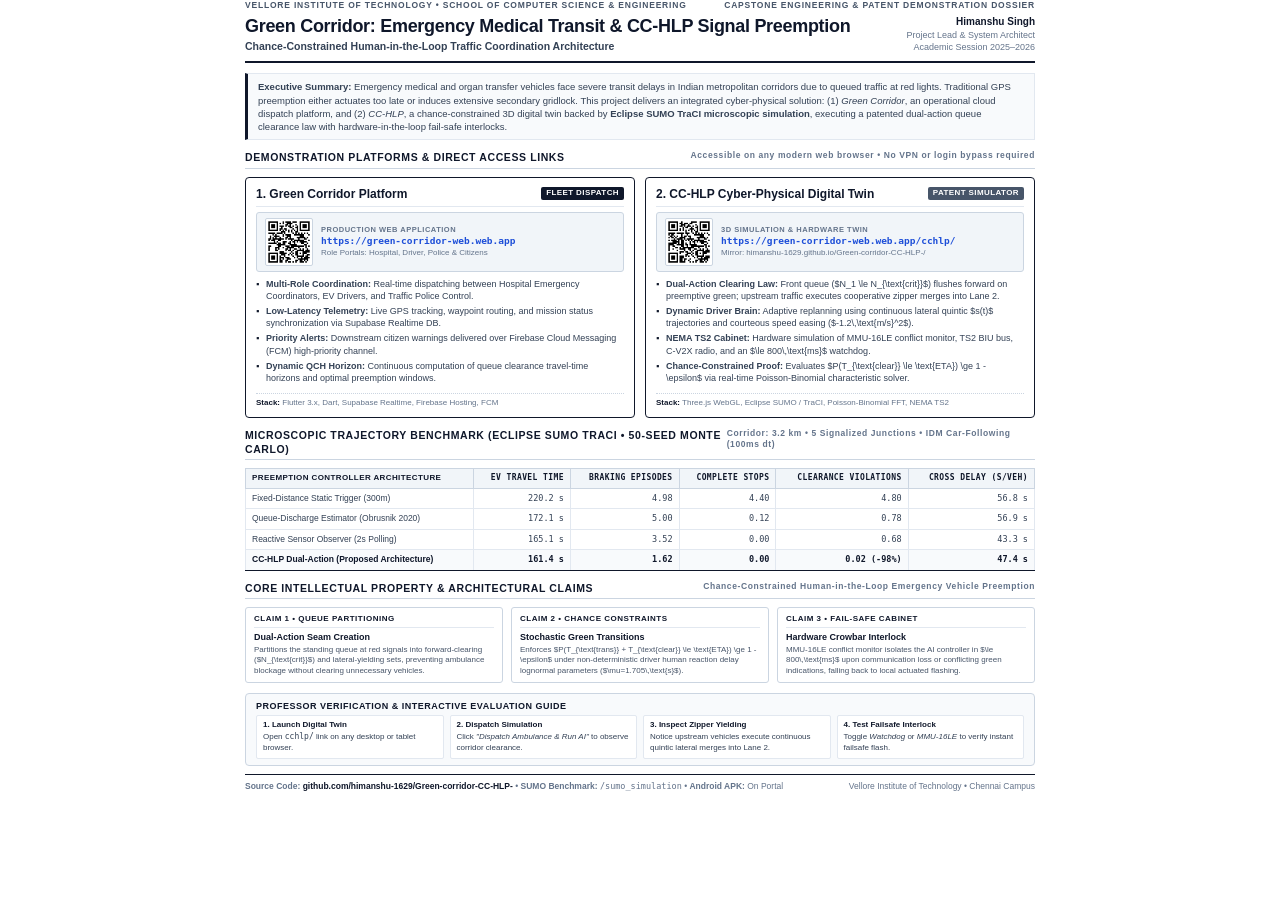
<file: PROJECT_ONE_PAGER.html>
<!DOCTYPE html>
<html lang="en">
<head>
  <meta charset="UTF-8">
  <title>Green Corridor & CC-HLP — Project Demonstration Dossier</title>
  <style>
    @page {
      size: A4 portrait;
      margin: 10mm 12mm 10mm 12mm;
    }
    * {
      box-sizing: border-box;
      margin: 0;
      padding: 0;
    }
    body {
      font-family: -apple-system, BlinkMacSystemFont, "Segoe UI", Roboto, "Helvetica Neue", Arial, sans-serif;
      color: #0f172a;
      background: #ffffff;
      line-height: 1.35;
      font-size: 10px;
      -webkit-print-color-adjust: exact;
      print-color-adjust: exact;
    }
    .container {
      width: 100%;
      max-width: 790px;
      margin: 0 auto;
    }

    /* Institutional Header */
    .header {
      border-bottom: 2px solid #0f172a;
      padding-bottom: 8px;
      margin-bottom: 10px;
    }
    .inst-line {
      display: flex;
      justify-content: space-between;
      font-size: 8.5px;
      font-weight: 700;
      letter-spacing: 0.8px;
      text-transform: uppercase;
      color: #475569;
      margin-bottom: 4px;
    }
    .title-row {
      display: flex;
      justify-content: space-between;
      align-items: flex-end;
    }
    .main-title {
      font-size: 18px;
      font-weight: 800;
      color: #0f172a;
      letter-spacing: -0.3px;
      line-height: 1.15;
    }
    .subtitle {
      font-size: 10.5px;
      font-weight: 600;
      color: #334155;
      margin-top: 2px;
    }
    .author-meta {
      text-align: right;
      font-size: 9px;
      color: #64748b;
      line-height: 1.35;
    }
    .author-meta strong {
      color: #0f172a;
      font-size: 10px;
    }

    /* Abstract / Problem Statement */
    .abstract-box {
      background: #f8fafc;
      border: 1px solid #e2e8f0;
      border-left: 3px solid #0f172a;
      padding: 6px 10px;
      font-size: 9.5px;
      color: #334155;
      margin-bottom: 10px;
      line-height: 1.4;
    }

    /* Systems Grid */
    .section-title {
      font-size: 10.5px;
      font-weight: 800;
      text-transform: uppercase;
      letter-spacing: 0.6px;
      color: #0f172a;
      border-bottom: 1px solid #cbd5e1;
      padding-bottom: 3px;
      margin-bottom: 8px;
      display: flex;
      justify-content: space-between;
    }
    .section-title span {
      font-size: 8.5px;
      font-weight: 600;
      color: #64748b;
      text-transform: none;
    }

    .dual-col {
      display: grid;
      grid-template-columns: 1fr 1fr;
      gap: 10px;
      margin-bottom: 10px;
    }
    .system-card {
      border: 1.5px solid #0f172a;
      border-radius: 4px;
      padding: 8px 10px;
      background: #ffffff;
      display: flex;
      flex-direction: column;
      justify-content: space-between;
    }
    .card-head {
      display: flex;
      justify-content: space-between;
      align-items: center;
      margin-bottom: 4px;
      border-bottom: 1px solid #e2e8f0;
      padding-bottom: 4px;
    }
    .system-card h3 {
      font-size: 12px;
      font-weight: 800;
      color: #0f172a;
    }
    .card-badge {
      font-size: 8px;
      font-weight: 700;
      text-transform: uppercase;
      padding: 1px 5px;
      border-radius: 2px;
      letter-spacing: 0.4px;
    }
    .badge-blue {
      background: #0f172a;
      color: #ffffff;
    }
    .badge-slate {
      background: #475569;
      color: #ffffff;
    }

    .url-block {
      background: #f1f5f9;
      border: 1px solid #cbd5e1;
      border-radius: 3px;
      padding: 5px 8px;
      display: flex;
      align-items: center;
      gap: 8px;
      margin: 5px 0 6px 0;
    }
    .qr-thumb {
      width: 48px;
      height: 48px;
      background: #ffffff;
      border: 1px solid #cbd5e1;
      border-radius: 2px;
      padding: 2px;
      flex-shrink: 0;
    }
    .url-text {
      flex: 1;
      min-width: 0;
    }
    .url-label {
      font-size: 7.5px;
      font-weight: 800;
      text-transform: uppercase;
      letter-spacing: 0.5px;
      color: #64748b;
    }
    .mono-link {
      font-family: SFMono-Regular, Menlo, Monaco, Consolas, monospace;
      font-size: 9.5px;
      font-weight: 700;
      color: #1d4ed8;
      text-decoration: none;
      word-break: break-all;
      display: block;
      line-height: 1.25;
    }
    .mono-link:hover {
      text-decoration: underline;
    }
    .url-aux {
      font-size: 8px;
      color: #64748b;
      margin-top: 1px;
    }

    .bullet-list {
      list-style: none;
      font-size: 9px;
      color: #334155;
      line-height: 1.35;
    }
    .bullet-list li {
      position: relative;
      padding-left: 10px;
      margin-bottom: 3px;
    }
    .bullet-list li::before {
      content: "▪";
      position: absolute;
      left: 0;
      color: #0f172a;
      font-size: 9px;
    }
    .stack-row {
      margin-top: 6px;
      padding-top: 4px;
      border-top: 1px dotted #cbd5e1;
      font-size: 8px;
      color: #64748b;
    }
    .stack-row strong {
      color: #0f172a;
    }

    /* Table Section */
    .table-section {
      margin-bottom: 10px;
    }
    .benchmark-table {
      width: 100%;
      border-collapse: collapse;
      font-size: 8.5px;
      text-align: left;
    }
    .benchmark-table th {
      background: #f1f5f9;
      color: #0f172a;
      font-weight: 700;
      padding: 4px 6px;
      border: 1px solid #cbd5e1;
      text-transform: uppercase;
      letter-spacing: 0.4px;
      font-size: 8px;
    }
    .benchmark-table td {
      padding: 4px 6px;
      border: 1px solid #e2e8f0;
      color: #334155;
    }
    .benchmark-table tr.highlight {
      background: #f8fafc;
      font-weight: 700;
    }
    .benchmark-table tr.highlight td {
      color: #0f172a;
      border-top: 1.5px solid #0f172a;
      border-bottom: 1.5px solid #0f172a;
    }
    .td-num {
      text-align: right;
      font-family: SFMono-Regular, Menlo, Monaco, Consolas, monospace;
    }

    /* Research Claims Grid */
    .claims-row {
      display: grid;
      grid-template-columns: 1fr 1fr 1fr;
      gap: 8px;
      margin-bottom: 10px;
    }
    .claim-box {
      border: 1px solid #cbd5e1;
      border-radius: 3px;
      padding: 6px 8px;
      background: #ffffff;
    }
    .claim-id {
      font-size: 8px;
      font-weight: 800;
      color: #0f172a;
      text-transform: uppercase;
      letter-spacing: 0.5px;
      border-bottom: 1px solid #e2e8f0;
      padding-bottom: 2px;
      margin-bottom: 3px;
    }
    .claim-name {
      font-size: 9px;
      font-weight: 700;
      color: #0f172a;
      margin-bottom: 2px;
    }
    .claim-text {
      font-size: 8px;
      color: #475569;
      line-height: 1.3;
    }

    /* Verification Instructions */
    .verify-box {
      background: #f8fafc;
      border: 1px solid #cbd5e1;
      border-radius: 4px;
      padding: 6px 10px;
      margin-bottom: 8px;
    }
    .verify-title {
      font-size: 9px;
      font-weight: 800;
      text-transform: uppercase;
      letter-spacing: 0.5px;
      color: #0f172a;
      margin-bottom: 3px;
    }
    .verify-steps {
      display: grid;
      grid-template-columns: repeat(4, 1fr);
      gap: 6px;
      font-size: 8px;
      color: #334155;
    }
    .step-item {
      background: #ffffff;
      border: 1px solid #e2e8f0;
      padding: 4px 6px;
      border-radius: 2px;
    }
    .step-item strong {
      color: #0f172a;
      display: block;
      margin-bottom: 1px;
    }

    /* Footer */
    .footer {
      border-top: 1px solid #0f172a;
      padding-top: 6px;
      display: flex;
      justify-content: space-between;
      align-items: center;
      font-size: 8.5px;
      color: #64748b;
    }
    .footer a {
      color: #0f172a;
      font-weight: 700;
      text-decoration: none;
    }
    .footer a:hover {
      text-decoration: underline;
    }
  </style>
</head>
<body>
  <div class="container">

    <!-- Header -->
    <div class="header">
      <div class="inst-line">
        <span>Vellore Institute of Technology • School of Computer Science & Engineering</span>
        <span>Capstone Engineering & Patent Demonstration Dossier</span>
      </div>
      <div class="title-row">
        <div>
          <div class="main-title">Green Corridor: Emergency Medical Transit & CC-HLP Signal Preemption</div>
          <div class="subtitle">Chance-Constrained Human-in-the-Loop Traffic Coordination Architecture</div>
        </div>
        <div class="author-meta">
          <strong>Himanshu Singh</strong><br>
          Project Lead & System Architect<br>
          Academic Session 2025–2026
        </div>
      </div>
    </div>

    <!-- Executive Abstract -->
    <div class="abstract-box">
      <strong>Executive Summary:</strong> Emergency medical and organ transfer vehicles face severe transit delays in Indian metropolitan corridors due to queued traffic at red lights. Traditional GPS preemption either actuates too late or induces extensive secondary gridlock. This project delivers an integrated cyber-physical solution: (1) <em>Green Corridor</em>, an operational cloud dispatch platform, and (2) <em>CC-HLP</em>, a chance-constrained 3D digital twin backed by <strong>Eclipse SUMO TraCI microscopic simulation</strong>, executing a patented dual-action queue clearance law with hardware-in-the-loop fail-safe interlocks.
    </div>

    <!-- Demonstrations Section -->
    <div class="section-title">
      Demonstration Platforms & Direct Access Links
      <span>Accessible on any modern web browser • No VPN or login bypass required</span>
    </div>

    <div class="dual-col">

      <!-- Platform Card -->
      <div class="system-card">
        <div>
          <div class="card-head">
            <h3>1. Green Corridor Platform</h3>
            <span class="card-badge badge-blue">Fleet Dispatch</span>
          </div>

          <div class="url-block">
            <img class="qr-thumb" src="[data-uri]" alt="QR Platform">
            <div class="url-text">
              <div class="url-label">Production Web Application</div>
              <a class="mono-link" href="https://green-corridor-web.web.app" target="_blank">
                https://green-corridor-web.web.app
              </a>
              <div class="url-aux">Role Portals: Hospital, Driver, Police & Citizens</div>
            </div>
          </div>

          <ul class="bullet-list">
            <li><strong>Multi-Role Coordination:</strong> Real-time dispatching between Hospital Emergency Coordinators, EV Drivers, and Traffic Police Control.</li>
            <li><strong>Low-Latency Telemetry:</strong> Live GPS tracking, waypoint routing, and mission status synchronization via Supabase Realtime DB.</li>
            <li><strong>Priority Alerts:</strong> Downstream citizen warnings delivered over Firebase Cloud Messaging (FCM) high-priority channel.</li>
            <li><strong>Dynamic QCH Horizon:</strong> Continuous computation of queue clearance travel-time horizons and optimal preemption windows.</li>
          </ul>
        </div>

        <div class="stack-row">
          <strong>Stack:</strong> Flutter 3.x, Dart, Supabase Realtime, Firebase Hosting, FCM
        </div>
      </div>

      <!-- Digital Twin Card -->
      <div class="system-card">
        <div>
          <div class="card-head">
            <h3>2. CC-HLP Cyber-Physical Digital Twin</h3>
            <span class="card-badge badge-slate">Patent Simulator</span>
          </div>

          <div class="url-block">
            <img class="qr-thumb" src="[data-uri]" alt="QR Twin">
            <div class="url-text">
              <div class="url-label">3D Simulation & Hardware Twin</div>
              <a class="mono-link" href="https://green-corridor-web.web.app/cchlp/" target="_blank">
                https://green-corridor-web.web.app/cchlp/
              </a>
              <div class="url-aux">Mirror: himanshu-1629.github.io/Green-corridor-CC-HLP-/</div>
            </div>
          </div>

          <ul class="bullet-list">
            <li><strong>Dual-Action Clearing Law:</strong> Front queue ($N_1 \le N_{\text{crit}}$) flushes forward on preemptive green; upstream traffic executes cooperative zipper merges into Lane 2.</li>
            <li><strong>Dynamic Driver Brain:</strong> Adaptive replanning using continuous lateral quintic $s(t)$ trajectories and courteous speed easing ($-1.2\,\text{m/s}^2$).</li>
            <li><strong>NEMA TS2 Cabinet:</strong> Hardware simulation of MMU-16LE conflict monitor, TS2 BIU bus, C-V2X radio, and an $\le 800\,\text{ms}$ watchdog.</li>
            <li><strong>Chance-Constrained Proof:</strong> Evaluates $P(T_{\text{clear}} \le \text{ETA}) \ge 1 - \epsilon$ via real-time Poisson-Binomial characteristic solver.</li>
          </ul>
        </div>

        <div class="stack-row">
          <strong>Stack:</strong> Three.js WebGL, Eclipse SUMO / TraCI, Poisson-Binomial FFT, NEMA TS2
        </div>
      </div>

    </div>

    <!-- Audited Benchmark Table -->
    <div class="table-section">
      <div class="section-title">
        Microscopic Trajectory Benchmark (Eclipse SUMO TraCI • 50-Seed Monte Carlo)
        <span>Corridor: 3.2 km • 5 Signalized Junctions • IDM Car-Following (100ms dt)</span>
      </div>

      <table class="benchmark-table">
        <thead>
          <tr>
            <th>Preemption Controller Architecture</th>
            <th class="td-num">EV Travel Time</th>
            <th class="td-num">Braking Episodes</th>
            <th class="td-num">Complete Stops</th>
            <th class="td-num">Clearance Violations</th>
            <th class="td-num">Cross Delay (s/veh)</th>
          </tr>
        </thead>
        <tbody>
          <tr>
            <td>Fixed-Distance Static Trigger (300m)</td>
            <td class="td-num">220.2 s</td>
            <td class="td-num">4.98</td>
            <td class="td-num">4.40</td>
            <td class="td-num">4.80</td>
            <td class="td-num">56.8 s</td>
          </tr>
          <tr>
            <td>Queue-Discharge Estimator (Obrusnik 2020)</td>
            <td class="td-num">172.1 s</td>
            <td class="td-num">5.00</td>
            <td class="td-num">0.12</td>
            <td class="td-num">0.78</td>
            <td class="td-num">56.9 s</td>
          </tr>
          <tr>
            <td>Reactive Sensor Observer (2s Polling)</td>
            <td class="td-num">165.1 s</td>
            <td class="td-num">3.52</td>
            <td class="td-num">0.00</td>
            <td class="td-num">0.68</td>
            <td class="td-num">43.3 s</td>
          </tr>
          <tr class="highlight">
            <td><strong>CC-HLP Dual-Action (Proposed Architecture)</strong></td>
            <td class="td-num"><strong>161.4 s</strong></td>
            <td class="td-num"><strong>1.62</strong></td>
            <td class="td-num"><strong>0.00</strong></td>
            <td class="td-num"><strong>0.02 (-98%)</strong></td>
            <td class="td-num"><strong>47.4 s</strong></td>
          </tr>
        </tbody>
      </table>
    </div>

    <!-- Technical Claims -->
    <div class="section-title">
      Core Intellectual Property & Architectural Claims
      <span>Chance-Constrained Human-in-the-Loop Emergency Vehicle Preemption</span>
    </div>

    <div class="claims-row">
      <div class="claim-box">
        <div class="claim-id">Claim 1 • Queue Partitioning</div>
        <div class="claim-name">Dual-Action Seam Creation</div>
        <div class="claim-text">
          Partitions the standing queue at red signals into forward-clearing ($N_{\text{crit}}$) and lateral-yielding sets, preventing ambulance blockage without clearing unnecessary vehicles.
        </div>
      </div>

      <div class="claim-box">
        <div class="claim-id">Claim 2 • Chance Constraints</div>
        <div class="claim-name">Stochastic Green Transitions</div>
        <div class="claim-text">
          Enforces $P(T_{\text{trans}} + T_{\text{clear}} \le \text{ETA}) \ge 1 - \epsilon$ under non-deterministic driver human reaction delay lognormal parameters ($\mu=1.705\,\text{s}$).
        </div>
      </div>

      <div class="claim-box">
        <div class="claim-id">Claim 3 • Fail-Safe Cabinet</div>
        <div class="claim-name">Hardware Crowbar Interlock</div>
        <div class="claim-text">
          MMU-16LE conflict monitor isolates the AI controller in $\le 800\,\text{ms}$ upon communication loss or conflicting green indications, falling back to local actuated flashing.
        </div>
      </div>
    </div>

    <!-- Verification Guide -->
    <div class="verify-box">
      <div class="verify-title">Professor Verification & Interactive Evaluation Guide</div>
      <div class="verify-steps">
        <div class="step-item">
          <strong>1. Launch Digital Twin</strong>
          Open <code>cchlp/</code> link on any desktop or tablet browser.
        </div>
        <div class="step-item">
          <strong>2. Dispatch Simulation</strong>
          Click <em>"Dispatch Ambulance & Run AI"</em> to observe corridor clearance.
        </div>
        <div class="step-item">
          <strong>3. Inspect Zipper Yielding</strong>
          Notice upstream vehicles execute continuous quintic lateral merges into Lane 2.
        </div>
        <div class="step-item">
          <strong>4. Test Failsafe Interlock</strong>
          Toggle <em>Watchdog</em> or <em>MMU-16LE</em> to verify instant failsafe flash.
        </div>
      </div>
    </div>

    <!-- Footer -->
    <div class="footer">
      <div>
        <strong>Source Code:</strong> <a href="https://github.com/himanshu-1629/Green-corridor-CC-HLP-" target="_blank">github.com/himanshu-1629/Green-corridor-CC-HLP-</a> • <strong>SUMO Benchmark:</strong> <code>/sumo_simulation</code> • <strong>Android APK:</strong> On Portal
      </div>
      <div>
        Vellore Institute of Technology • Chennai Campus
      </div>
    </div>

  </div>
</body>
</html>
</file>
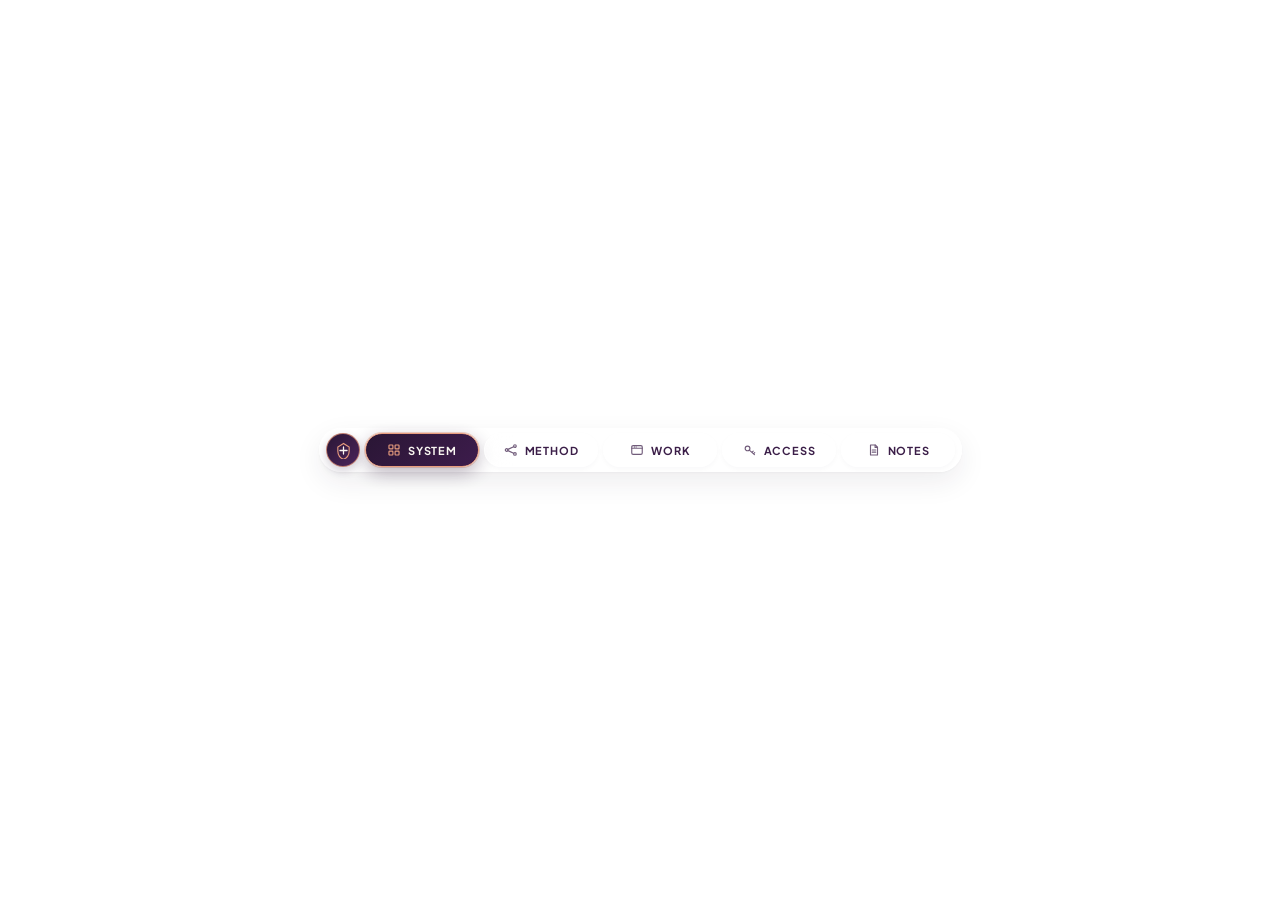
<file: web/animated-top-dock.html>
<!DOCTYPE html>
<html lang="en">
<head>
  <meta charset="utf-8">
  <meta name="viewport" content="width=device-width, initial-scale=1">
  <title>Animated Top Dock — Violet Dusk & Frosted Ivory</title>
  <link rel="preconnect" href="https://fonts.googleapis.com">
  <link rel="preconnect" href="https://fonts.gstatic.com" crossorigin>
  <link href="https://fonts.googleapis.com/css2?family=Plus+Jakarta+Sans:wght@600;700;800&family=Space+Mono:wght@700&display=swap" rel="stylesheet">
  <style>
    @font-face {
      font-family: "ThreeUI Fragment Mono";
      font-style: normal;
      font-weight: 400;
      font-display: swap;
      src: url("./fonts/fragment-mono.woff2") format("woff2");
    }

    :root {
      --deep-violet: #2A1635;
      --muted-berry: #502D55;
      --warm-peach: #E89D7E;
      --soft-ivory: #FAF7F2;
      --peach-glow: rgba(232, 157, 126, 0.35);
      --glass-surface: rgba(255, 255, 255, 0.65);
      --glass-border: rgba(255, 255, 255, 0.90);
    }

    * {
      box-sizing: border-box;
      margin: 0;
      padding: 0;
    }

    html, body {
      width: 100%;
      height: 100%;
      overflow: visible;
      background: transparent;
    }

    body {
      display: flex;
      justify-content: center;
      align-items: center;
    }

    .animated-top-dock-component {
      position: relative;
      display: flex;
      justify-content: center;
      align-items: center;
      isolation: isolate;
      width: 100%;
      height: 100%;
      overflow: visible;
    }

    /* Elongated Frosted Glass Capsule */
    .animated-top-dock__nav {
      position: relative;
      z-index: 10;
      display: flex;
      align-items: flex-start;
      gap: 5px;
      height: 44px;
      padding: 4px 6px;
      overflow: visible;
      border: 1.2px solid rgba(255, 255, 255, 0.95);
      border-radius: 40px;
      background: rgba(255, 255, 255, 0.60);
      box-shadow:
        0 10px 28px rgba(42, 22, 53, 0.08),
        0 1px 3px rgba(42, 22, 53, 0.04),
        inset 0 1px 1px rgba(255, 255, 255, 0.95);
      backdrop-filter: blur(20px) saturate(135%);
      -webkit-backdrop-filter: blur(20px) saturate(135%);
      isolation: isolate;
    }

    .animated-top-dock__item {
      position: relative;
      z-index: 6;
      display: inline-flex;
      flex: none;
      align-items: center;
      justify-content: center;
      height: 34px;
      min-width: 0;
      padding: 0 12px;
      border: 1px solid rgba(255, 255, 255, 0.80);
      border-radius: 25px;
      outline: none;
      color: #3B1E48;
      background: rgba(255, 255, 255, 0.55);
      font: 700 11px/1 'Plus Jakarta Sans', 'ThreeUI Fragment Mono', ui-monospace, sans-serif;
      letter-spacing: 0.07em;
      white-space: nowrap;
      backdrop-filter: blur(12px);
      -webkit-backdrop-filter: blur(12px);
      transform-origin: 50% 0;
      transition: color 0.16s, border-color 0.18s, background 0.18s, box-shadow 0.18s;
      will-change: width, height, transform;
      cursor: pointer;
      user-select: none;
      -webkit-user-select: none;
      box-shadow: 0 2px 5px rgba(42, 22, 53, 0.03);
    }

    /* Spring Hover State (Warm Peach specular rim & glow) */
    .animated-top-dock__item[data-dock-near="true"],
    .animated-top-dock__item:focus-visible {
      z-index: 7;
      color: #2A1635;
      border-color: rgba(232, 157, 126, 0.95);
      background: rgba(255, 255, 255, 0.95);
      box-shadow:
        0 6px 18px rgba(232, 157, 126, 0.28),
        0 2px 6px rgba(42, 22, 53, 0.07);
    }

    /* Brand Logo inside Dock */
    .animated-top-dock__logo {
      width: 34px;
      height: 34px;
      padding: 0;
      overflow: hidden;
      border-radius: 50%;
      background: linear-gradient(135deg, #2A1635 0%, #4D265C 100%);
      border: 1.2px solid rgba(232, 157, 126, 0.75);
      box-shadow: 0 4px 10px rgba(42, 22, 53, 0.20);
    }

    .animated-top-dock__logo svg {
      display: block;
      width: 17px;
      height: 17px;
    }

    /* Elongated Tabs for Proper Proportions */
    .animated-top-dock__link {
      gap: 7px;
      width: 114px;
      padding: 0 12px;
    }

    /* Active Tab (Deep Violet & Warm Peach & Soft Ivory) */
    .animated-top-dock__link[aria-pressed="true"] {
      color: #FAF7F2;
      border-color: #E89D7E;
      background: linear-gradient(135deg, #2A1635 0%, #3D1C4C 100%);
      box-shadow:
        0 6px 18px rgba(42, 22, 53, 0.32),
        0 0 0 1px rgba(232, 157, 126, 0.4);
    }

    .animated-top-dock__icon {
      display: inline-flex;
      flex: none;
      align-items: center;
      justify-content: center;
      width: 14px;
      height: 14px;
      opacity: 0.72;
      transition: opacity 0.16s, color 0.16s;
    }

    .animated-top-dock__icon svg {
      display: block;
      width: 100%;
      height: 100%;
      fill: none;
      stroke: currentColor;
      stroke-width: 1.3;
      stroke-linecap: round;
      stroke-linejoin: round;
    }

    .animated-top-dock__item[data-dock-near="true"] .animated-top-dock__icon,
    .animated-top-dock__item:focus-visible .animated-top-dock__icon {
      opacity: 1;
      color: #E89D7E;
    }

    .animated-top-dock__link[aria-pressed="true"] .animated-top-dock__icon {
      opacity: 1;
      color: #E89D7E;
    }

    @media (max-width: 600px) {
      .animated-top-dock__nav {
        gap: 2px;
        height: 38px;
        padding: 3px;
      }

      .animated-top-dock__item {
        height: 30px !important;
        transform: none !important;
      }

      .animated-top-dock__logo {
        width: 30px !important;
        height: 30px !important;
      }

      .animated-top-dock__link {
        width: auto !important;
        padding: 0 8px;
        font-size: 9px;
        letter-spacing: 0.05em;
      }

      .animated-top-dock__icon {
        display: none;
      }
    }

    @media (prefers-reduced-motion: reduce) {
      .animated-top-dock__item {
        transform: none !important;
        transition: none !important;
      }
    }
  </style>
</head>
<body>
  <div class="animated-top-dock-component">
    <nav class="animated-top-dock__nav" aria-label="Animated top dock" data-dock-state="idle" data-dock-max="0.00">
      <!-- Author brand logo -->
      <button class="animated-top-dock__item animated-top-dock__logo" data-dock-item type="button" aria-label="Home" data-id="home">
        <svg viewBox="0 0 24 24" aria-hidden="true">
          <path d="M12 2L4 7v6c0 5.25 3.4 10.15 8 11.35 4.6-1.2 8-6.1 8-11.35V7l-8-5z" fill="none" stroke="#E89D7E" stroke-width="1.6"/>
          <path d="M12 7v10M7 12h10" stroke="#FAF7F2" stroke-width="1.8" stroke-linecap="round"/>
        </svg>
      </button>

      <!-- SYSTEM -->
      <button class="animated-top-dock__item animated-top-dock__link" data-dock-item type="button" aria-pressed="true" data-id="system">
        <span class="animated-top-dock__icon" aria-hidden="true">
          <svg viewBox="0 0 16 16">
            <rect x="2.25" y="2.25" width="4.5" height="4.5" rx=".8" />
            <rect x="9.25" y="2.25" width="4.5" height="4.5" rx=".8" />
            <rect x="2.25" y="9.25" width="4.5" height="4.5" rx=".8" />
            <rect x="9.25" y="9.25" width="4.5" height="4.5" rx=".8" />
          </svg>
        </span>
        <span>SYSTEM</span>
      </button>

      <!-- METHOD -->
      <button class="animated-top-dock__item animated-top-dock__link" data-dock-item type="button" aria-pressed="false" data-id="method">
        <span class="animated-top-dock__icon" aria-hidden="true">
          <svg viewBox="0 0 16 16">
            <circle cx="3" cy="8" r="1.5" />
            <circle cx="12.5" cy="3.5" r="1.5" />
            <circle cx="12.5" cy="12.5" r="1.5" />
            <path d="M4.5 7.3 11 4.2M4.5 8.7l6.5 3.1" />
          </svg>
        </span>
        <span>METHOD</span>
      </button>

      <!-- WORK -->
      <button class="animated-top-dock__item animated-top-dock__link" data-dock-item type="button" aria-pressed="false" data-id="work">
        <span class="animated-top-dock__icon" aria-hidden="true">
          <svg viewBox="0 0 16 16">
            <rect x="2" y="3" width="12" height="10" rx="1.5" />
            <path d="M2 6h12M5 4.5h.01M7 4.5h.01" />
          </svg>
        </span>
        <span>WORK</span>
      </button>

      <!-- ACCESS -->
      <button class="animated-top-dock__item animated-top-dock__link" data-dock-item type="button" aria-pressed="false" data-id="access">
        <span class="animated-top-dock__icon" aria-hidden="true">
          <svg viewBox="0 0 16 16">
            <circle cx="5.2" cy="6.2" r="2.7" />
            <path d="m7.2 8.2 5.9 5.1M10.2 10.8l1.5-1.5M12 12.4l1.4-1.4" />
          </svg>
        </span>
        <span>ACCESS</span>
      </button>

      <!-- NOTES -->
      <button class="animated-top-dock__item animated-top-dock__link" data-dock-item type="button" aria-pressed="false" data-id="notes">
        <span class="animated-top-dock__icon" aria-hidden="true">
          <svg viewBox="0 0 16 16">
            <path d="M4 2.25h5.4L12 4.85v8.9H4z" />
            <path d="M9.25 2.25V5h2.7M6 8h4M6 10.5h4" />
          </svg>
        </span>
        <span>NOTES</span>
      </button>
    </nav>
  </div>

  <script>
    (function() {
      const options = {
        proximity: 122,
        spring: 0.19,
        damping: 0.70,
        widthGrowth: 17,
        heightGrowth: 16,
        drop: 3.5,
        axis: "x",
        distribute: false,
        lockTrack: false,
      };

      const root = document.querySelector(".animated-top-dock__nav");
      if (!root) return;

      const clamp = (value, min, max) => Math.max(min, Math.min(max, value));
      const reducedQuery = window.matchMedia("(prefers-reduced-motion: reduce)");
      const precisionQuery = window.matchMedia("(hover:hover) and (pointer:fine)");

      const itemElements = Array.from(root.querySelectorAll("[data-dock-item]"));
      const items = itemElements.map((element) => ({
        element,
        baseWidth: 0,
        baseHeight: 0,
        value: 0,
        velocity: 0,
        target: 0,
      }));

      let enabled = false;
      let pointerActive = false;
      let dirty = false;
      let frame = 0;

      const canAnimate = () => !reducedQuery.matches && root.clientWidth > 0 && window.innerWidth > 600 && precisionQuery.matches;

      const measure = () => {
        enabled = canAnimate();
        if (options.lockTrack) root.style.width = "";
        for (const state of items) {
          state.element.style.width = "";
          state.element.style.height = "";
          state.element.style.transform = "";
          state.element.dataset.dockNear = "false";
        }
        for (const state of items) {
          const rect = state.element.getBoundingClientRect();
          state.baseWidth = rect.width;
          state.baseHeight = rect.height;
          state.value = 0;
          state.velocity = 0;
          state.target = 0;
        }
        pointerActive = false;
        dirty = false;
        if (options.lockTrack) root.style.width = `${root.getBoundingClientRect().width.toFixed(2)}px`;
        root.dataset.dockState = enabled ? "idle" : "static";
        root.dataset.dockMax = "0.00";
      };

      const setTargets = (clientX, clientY) => {
        if (!enabled) return;
        const pointer = clientX;
        const rects = items.map((state) => state.element.getBoundingClientRect());
        for (let index = 0; index < items.length; index += 1) {
          const rect = rects[index];
          const center = rect.left + rect.width * 0.5;
          const proximity = clamp(1 - Math.abs(pointer - center) / Math.max(1, options.proximity), 0, 1);
          const influence = proximity * proximity * (3 - 2 * proximity);
          items[index].target = influence;
          items[index].element.dataset.dockNear = influence > 0.08 ? "true" : "false";
        }
        pointerActive = true;
        dirty = true;
        root.dataset.dockState = "active";
      };

      const focusItem = (item) => {
        if (!enabled) return;
        const index = items.findIndex((state) => state.element === item);
        if (index < 0) return;
        items.forEach((state, itemIndex) => {
          state.target = itemIndex === index ? 1 : Math.abs(itemIndex - index) === 1 ? 0.24 : 0;
          state.element.dataset.dockNear = state.target > 0.08 ? "true" : "false";
        });
        pointerActive = false;
        dirty = true;
        root.dataset.dockState = "focus";
      };

      const reset = () => {
        pointerActive = false;
        dirty = true;
        items.forEach((state) => {
          state.target = 0;
          state.element.dataset.dockNear = "false";
        });
      };

      const applyLayout = () => {
        for (const state of items) {
          const value = clamp(state.value, 0, 1.08);
          const isLogo = state.element.classList.contains("animated-top-dock__logo");
          const extraWidth = isLogo ? options.widthGrowth * (14 / 17) : Math.min(options.widthGrowth, state.baseWidth * 0.24);
          const extraHeight = isLogo ? options.heightGrowth * (14 / 16) : options.heightGrowth;
          state.element.style.width = `${(state.baseWidth + extraWidth * value).toFixed(2)}px`;
          state.element.style.height = `${(state.baseHeight + extraHeight * value).toFixed(2)}px`;
          state.element.style.transform = `translateY(${(value * options.drop).toFixed(2)}px)`;
        }
      };

      const draw = () => {
        if (enabled && dirty) {
          let moving = false;
          let maxValue = 0;
          for (const state of items) {
            state.velocity += (state.target - state.value) * options.spring;
            state.velocity *= options.damping;
            state.value += state.velocity;
            if (Math.abs(state.target - state.value) < 0.001 && Math.abs(state.velocity) < 0.001) {
              state.value = state.target;
              state.velocity = 0;
            } else {
              moving = true;
            }
            maxValue = Math.max(maxValue, clamp(state.value, 0, 1.08));
          }
          applyLayout();
          root.dataset.dockMax = maxValue.toFixed(2);
          if (!moving) {
            dirty = false;
            if (items.every((state) => state.target === 0)) root.dataset.dockState = "idle";
          }
        }
        frame = requestAnimationFrame(draw);
      };

      const onPointerMove = (event) => setTargets(event.clientX, event.clientY);
      const onWindowPointerMove = (event) => {
        if (!pointerActive) return;
        const rootRect = root.getBoundingClientRect();
        const itemRects = items.map((state) => state.element.getBoundingClientRect());
        const bottom = Math.max(rootRect.bottom, ...itemRects.map((rect) => rect.bottom));
        const outside = event.clientX < rootRect.left || event.clientX > rootRect.right || event.clientY < rootRect.top || event.clientY > bottom;
        if (outside) reset();
      };
      const onFocusIn = (event) => {
        const item = event.target?.closest?.("[data-dock-item]");
        if (item) focusItem(item);
      };
      const onFocusOut = (event) => {
        const next = event.relatedTarget;
        if (!next || !root.contains(next)) reset();
      };
      const onResize = () => measure();

      root.addEventListener("pointermove", onPointerMove);
      window.addEventListener("pointermove", onWindowPointerMove);
      root.addEventListener("focusin", onFocusIn);
      root.addEventListener("focusout", onFocusOut);
      root.addEventListener("pointerleave", reset);
      window.addEventListener("resize", onResize);

      measure();
      frame = requestAnimationFrame(draw);

      // Handle item selection and postMessage to parent Flutter container
      itemElements.forEach((btn) => {
        btn.addEventListener("click", () => {
          const id = btn.getAttribute("data-id") || "";
          itemElements.forEach((other) => {
            if (other.classList.contains("animated-top-dock__link")) {
              other.setAttribute("aria-pressed", other === btn ? "true" : "false");
            }
          });
          try {
            window.parent.postMessage({ type: "dock_navigate", id: id }, "*");
          } catch (e) {}
        });
      });
    })();
  </script>
</body>
</html>
</file>
